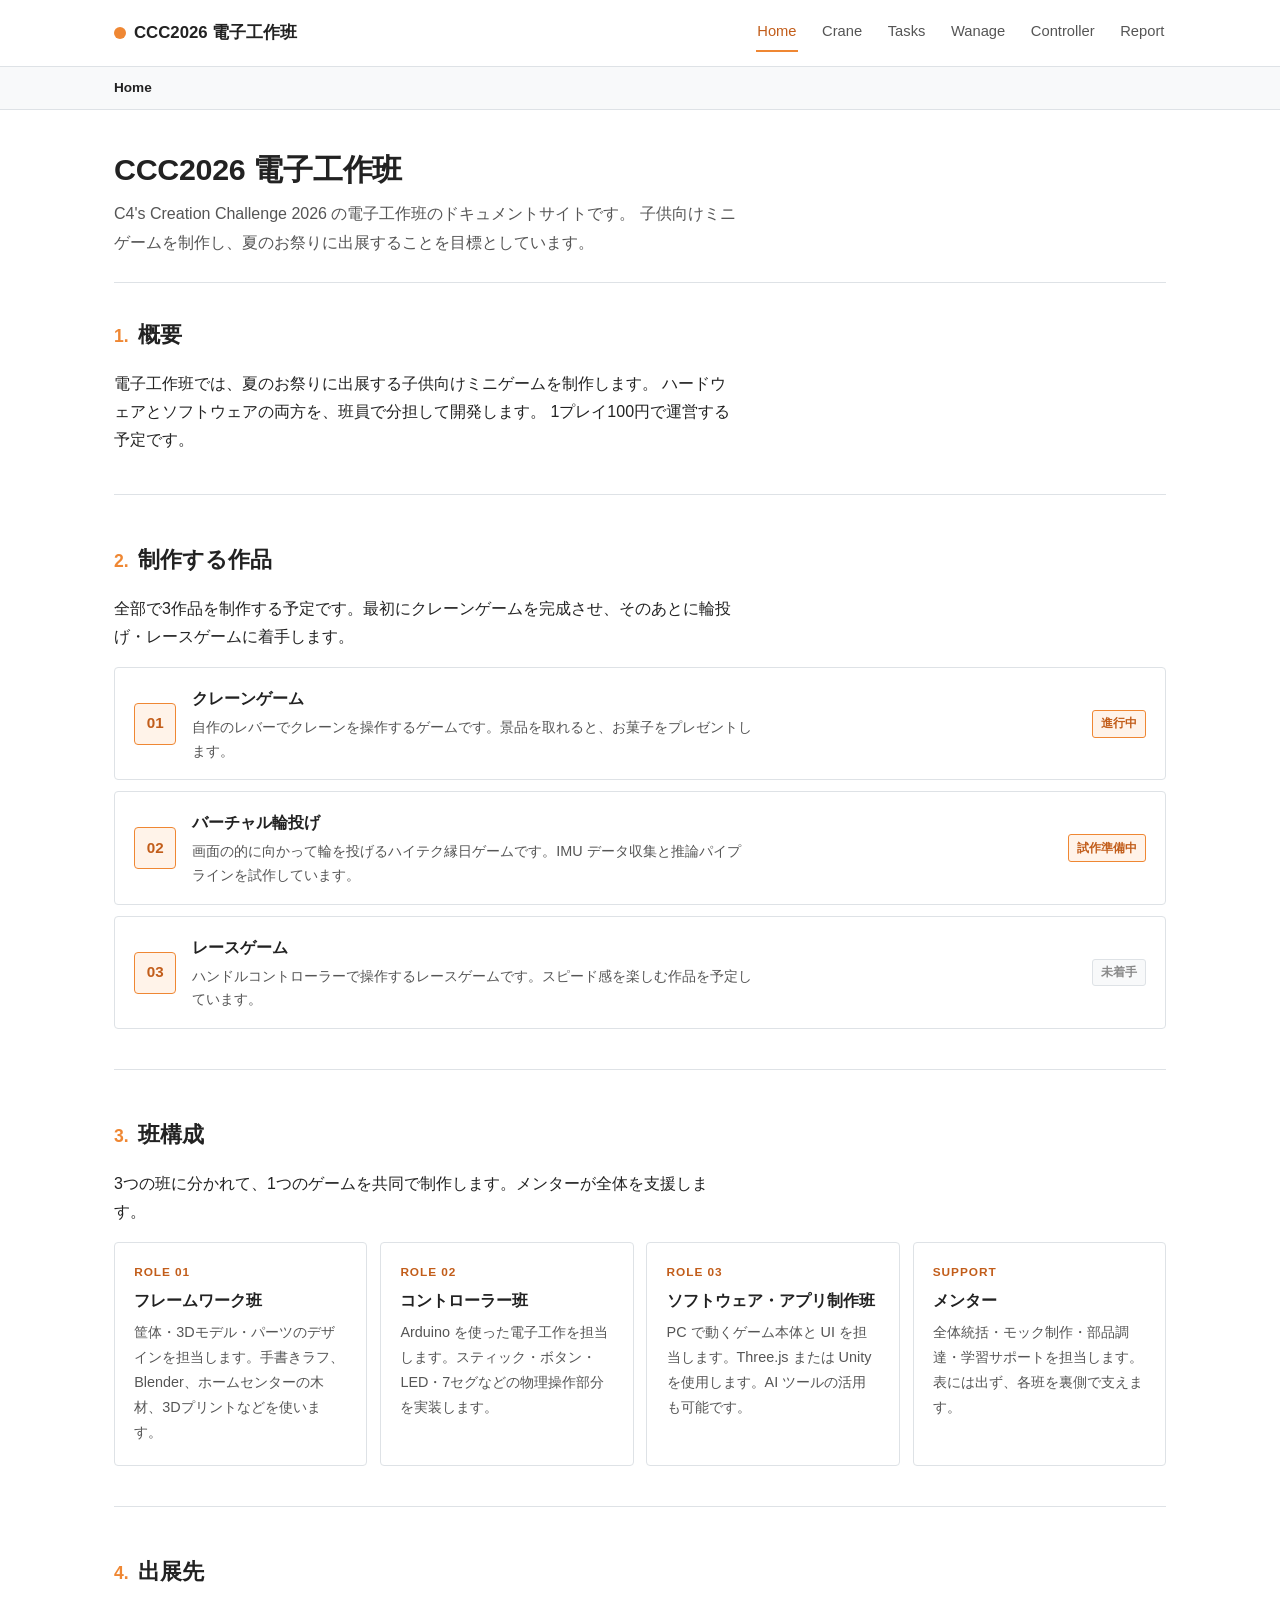
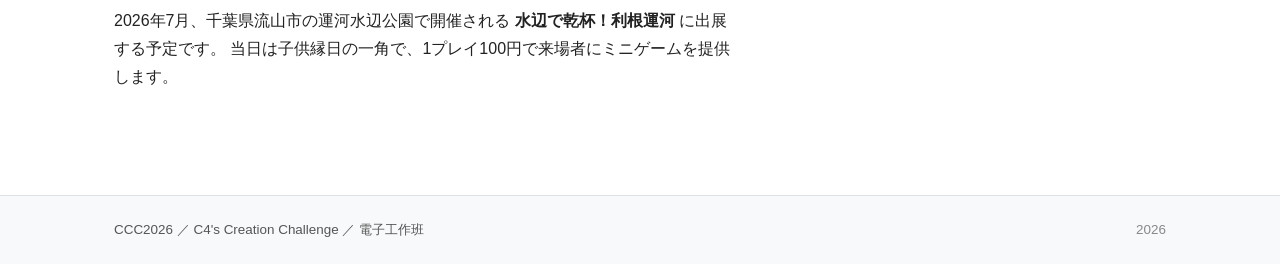
<file: index.html>
<!DOCTYPE html>
<html lang="ja">
<head>
<meta charset="UTF-8">
<meta name="viewport" content="width=device-width, initial-scale=1, viewport-fit=cover">
<title>CCC2026 電子工作班</title>
<link rel="icon" href="assets/favicon.svg" type="image/svg+xml">
<link rel="stylesheet" href="assets/style.css">
<meta name="description" content="C4's Creation Challenge 2026 電子工作班のドキュメントサイト。子供向けミニゲームを制作し、夏のお祭りに出展するプロジェクトです。">
<meta property="og:title" content="CCC2026 電子工作班">
<meta property="og:description" content="夏のお祭りに出展する子供向けミニゲームを制作するプロジェクトです。">
<meta property="og:type" content="website">
<meta name="theme-color" content="#EF8733">
</head>
<body>

<header class="site-header">
  <div class="container">
    <a class="logo" href="index.html"><span class="mark"></span><span>CCC2026 電子工作班</span></a>
    <nav class="nav">
      <a href="index.html" class="active">Home</a>
      <a href="cranegame.html">Crane</a>
      <a href="tasks.html">Tasks</a>
      <a href="ringtoss.html">Wanage</a>
      <a href="controller.html">Controller</a>
      <a href="report.html">Report</a>
    </nav>
  </div>
</header>

<div class="breadcrumb">
  <div class="container">
    <span class="current">Home</span>
  </div>
</div>

<main>
  <div class="container">

    <div class="page-title">
      <h1>CCC2026 電子工作班</h1>
      <p class="lead">
        C4's Creation Challenge 2026 の電子工作班のドキュメントサイトです。
        子供向けミニゲームを制作し、夏のお祭りに出展することを目標としています。
      </p>
    </div>

    <section class="page-section">
      <h2><span class="num">1.</span> 概要</h2>
      <p>
        電子工作班では、夏のお祭りに出展する子供向けミニゲームを制作します。
        ハードウェアとソフトウェアの両方を、班員で分担して開発します。
        1プレイ100円で運営する予定です。
      </p>
    </section>

    <section class="page-section">
      <h2><span class="num">2.</span> 制作する作品</h2>
      <p>全部で3作品を制作する予定です。最初にクレーンゲームを完成させ、そのあとに輪投げ・レースゲームに着手します。</p>

      <div class="activity-list">
        <a href="cranegame.html" class="activity">
          <div class="icon">01</div>
          <div class="body">
            <h3>クレーンゲーム</h3>
            <p>自作のレバーでクレーンを操作するゲームです。景品を取れると、お菓子をプレゼントします。</p>
          </div>
          <div class="meta">
            <span class="status active">進行中</span>
          </div>
        </a>

        <a href="ringtoss.html" class="activity">
          <div class="icon">02</div>
          <div class="body">
            <h3>バーチャル輪投げ</h3>
            <p>画面の的に向かって輪を投げるハイテク縁日ゲームです。IMU データ収集と推論パイプラインを試作しています。</p>
          </div>
          <div class="meta">
            <span class="status active">試作準備中</span>
          </div>
        </a>

        <a href="racing.html" class="activity">
          <div class="icon">03</div>
          <div class="body">
            <h3>レースゲーム</h3>
            <p>ハンドルコントローラーで操作するレースゲームです。スピード感を楽しむ作品を予定しています。</p>
          </div>
          <div class="meta">
            <span class="status">未着手</span>
          </div>
        </a>
      </div>
    </section>

    <section class="page-section">
      <h2><span class="num">3.</span> 班構成</h2>
      <p>3つの班に分かれて、1つのゲームを共同で制作します。メンターが全体を支援します。</p>

      <div class="roles-list">
        <div class="role-item">
          <div class="label">ROLE 01</div>
          <h4>フレームワーク班</h4>
          <p class="body">筐体・3Dモデル・パーツのデザインを担当します。手書きラフ、Blender、ホームセンターの木材、3Dプリントなどを使います。</p>
        </div>
        <div class="role-item">
          <div class="label">ROLE 02</div>
          <h4>コントローラー班</h4>
          <p class="body">Arduino を使った電子工作を担当します。スティック・ボタン・LED・7セグなどの物理操作部分を実装します。</p>
        </div>
        <div class="role-item">
          <div class="label">ROLE 03</div>
          <h4>ソフトウェア・アプリ制作班</h4>
          <p class="body">PC で動くゲーム本体と UI を担当します。Three.js または Unity を使用します。AI ツールの活用も可能です。</p>
        </div>
        <div class="role-item">
          <div class="label">SUPPORT</div>
          <h4>メンター</h4>
          <p class="body">全体統括・モック制作・部品調達・学習サポートを担当します。表には出ず、各班を裏側で支えます。</p>
        </div>
      </div>
    </section>

    <section class="page-section">
      <h2><span class="num">4.</span> 出展先</h2>
      <p>
        2026年7月、千葉県流山市の運河水辺公園で開催される <strong>水辺で乾杯！利根運河</strong> に出展する予定です。
        当日は子供縁日の一角で、1プレイ100円で来場者にミニゲームを提供します。
      </p>
    </section>

  </div>
</main>

<footer class="site-footer">
  <div class="container">
    <div class="credits">CCC2026 ／ C4's Creation Challenge ／ 電子工作班</div>
    <div>2026</div>
  </div>
</footer>

</body>
</html>
</file>
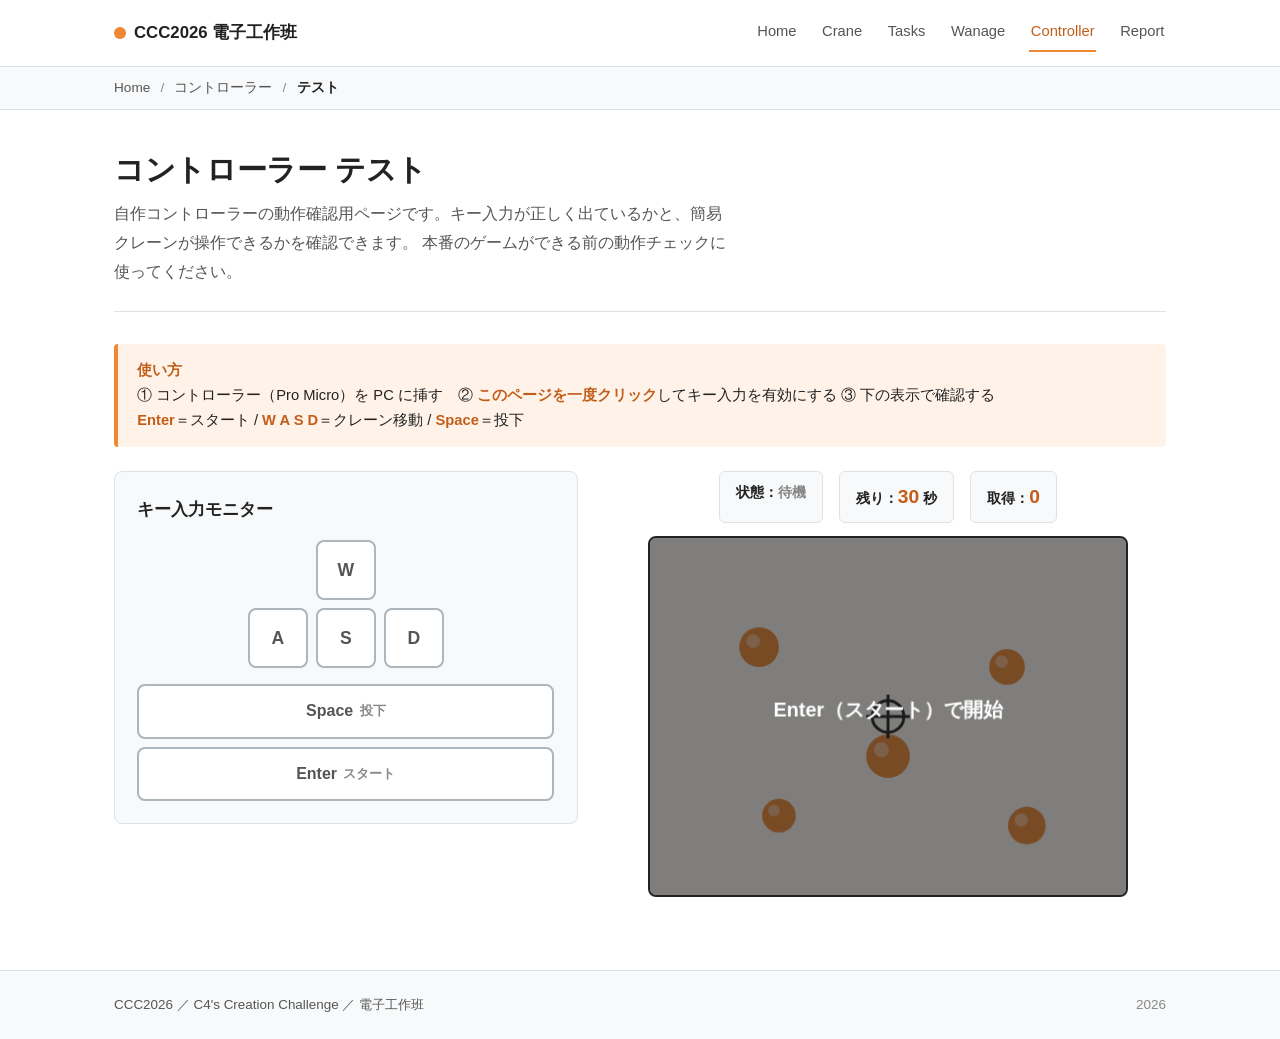
<file: controller-test.html>
<!DOCTYPE html>
<html lang="ja">
<head>
<meta charset="UTF-8">
<meta name="viewport" content="width=device-width, initial-scale=1, viewport-fit=cover">
<title>コントローラー テスト — CCC2026 電子工作班</title>
<link rel="icon" href="assets/favicon.svg" type="image/svg+xml">
<link rel="stylesheet" href="assets/style.css">
<meta name="description" content="自作コントローラーの入力テスト用ページ。キー入力の確認と、簡易クレーン操作ができます。">
<meta name="theme-color" content="#EF8733">
<style>
  /* ===== テストページ専用スタイル ===== */
  .test-grid {
    display: grid;
    grid-template-columns: 1fr 1.2fr;
    gap: 2rem;
    align-items: start;
  }
  @media (max-width: 760px) {
    .test-grid { grid-template-columns: 1fr; }
  }

  /* キー入力モニター */
  .keymon {
    background: var(--bg-section);
    border: 1px solid var(--line);
    border-radius: 8px;
    padding: 1.4rem;
  }
  .keymon h3 { margin: 0 0 1rem; font-size: 1.05rem; }
  .wasd {
    display: grid;
    grid-template-columns: repeat(3, 60px);
    grid-template-rows: repeat(2, 60px);
    gap: 8px;
    justify-content: center;
    margin: 0 auto 1rem;
  }
  .key {
    display: flex;
    align-items: center;
    justify-content: center;
    border: 2px solid var(--line-strong);
    border-radius: 8px;
    background: white;
    font-weight: 800;
    font-size: 1.1rem;
    color: var(--ink-soft);
    transition: all 0.05s;
    user-select: none;
  }
  .key.w { grid-column: 2; grid-row: 1; }
  .key.a { grid-column: 1; grid-row: 2; }
  .key.s { grid-column: 2; grid-row: 2; }
  .key.d { grid-column: 3; grid-row: 2; }
  .key.active {
    background: var(--accent);
    border-color: var(--accent);
    color: white;
    transform: scale(0.94);
    box-shadow: 0 0 0 4px var(--accent-soft);
  }
  .key-wide {
    display: flex;
    align-items: center;
    justify-content: center;
    gap: 0.4rem;
    border: 2px solid var(--line-strong);
    border-radius: 8px;
    background: white;
    font-weight: 800;
    color: var(--ink-soft);
    padding: 0.7rem;
    margin-top: 8px;
    transition: all 0.05s;
    user-select: none;
  }
  .key-wide .sub { font-size: 0.8rem; font-weight: 600; color: var(--sub); }
  .key-wide.active {
    background: var(--accent);
    border-color: var(--accent);
    color: white;
  }
  .key-wide.active .sub { color: rgba(255,255,255,0.85); }

  /* ゲーム側 */
  .game-panel { text-align: center; }
  .status-bar {
    display: flex;
    justify-content: center;
    gap: 1rem;
    flex-wrap: wrap;
    margin-bottom: 0.8rem;
  }
  .status-item {
    background: var(--bg-section);
    border: 1px solid var(--line);
    border-radius: 6px;
    padding: 0.5rem 1rem;
    font-size: 0.9rem;
    font-weight: 700;
  }
  .status-item .val { color: var(--accent-deep); font-size: 1.2rem; }
  #state.playing { color: var(--accent-deep); }
  #state.idle { color: var(--sub); }
  canvas {
    width: 100%;
    max-width: 480px;
    height: auto;
    border: 2px solid var(--ink);
    border-radius: 8px;
    background: #faf8f4;
    touch-action: none;
  }
  .hint-box {
    background: var(--accent-soft);
    border-left: 4px solid var(--accent);
    border-radius: 4px;
    padding: 0.9rem 1.2rem;
    margin: 1.5rem 0;
    font-size: 0.92rem;
    line-height: 1.7;
  }
  .hint-box strong { color: var(--accent-deep); }
</style>
</head>
<body>

<header class="site-header">
  <div class="container">
    <a class="logo" href="index.html"><span class="mark"></span><span>CCC2026 電子工作班</span></a>
    <nav class="nav">
      <a href="index.html">Home</a>
      <a href="cranegame.html">Crane</a>
      <a href="tasks.html">Tasks</a>
      <a href="ringtoss.html">Wanage</a>
      <a href="controller.html" class="active">Controller</a>
      <a href="report.html">Report</a>
    </nav>
  </div>
</header>

<div class="breadcrumb">
  <div class="container">
    <a href="index.html">Home</a>
    <span class="sep">/</span>
    <a href="controller.html">コントローラー</a>
    <span class="sep">/</span>
    <span class="current">テスト</span>
  </div>
</div>

<main>
  <div class="container">

    <div class="page-title">
      <h1>コントローラー テスト</h1>
      <p class="lead">
        自作コントローラーの動作確認用ページです。キー入力が正しく出ているかと、簡易クレーンが操作できるかを確認できます。
        本番のゲームができる前の動作チェックに使ってください。
      </p>
    </div>

    <div class="hint-box">
      <strong>使い方</strong><br>
      ① コントローラー（Pro Micro）を PC に挿す　② <strong>このページを一度クリック</strong>してキー入力を有効にする
      ③ 下の表示で確認する<br>
      <strong>Enter</strong>＝スタート / <strong>W A S D</strong>＝クレーン移動 / <strong>Space</strong>＝投下
    </div>

    <div class="test-grid">

      <!-- キー入力モニター -->
      <div class="keymon">
        <h3>キー入力モニター</h3>
        <div class="wasd">
          <div class="key w" id="k-w">W</div>
          <div class="key a" id="k-a">A</div>
          <div class="key s" id="k-s">S</div>
          <div class="key d" id="k-d">D</div>
        </div>
        <div class="key-wide" id="k-space">Space <span class="sub">投下</span></div>
        <div class="key-wide" id="k-enter">Enter <span class="sub">スタート</span></div>
      </div>

      <!-- 簡易クレーンゲーム -->
      <div class="game-panel">
        <div class="status-bar">
          <div class="status-item">状態：<span id="state" class="idle">待機</span></div>
          <div class="status-item">残り：<span class="val" id="time">30</span> 秒</div>
          <div class="status-item">取得：<span class="val" id="catch">0</span></div>
        </div>
        <canvas id="cv" width="480" height="360"></canvas>
      </div>

    </div>

  </div>
</main>

<footer class="site-footer">
  <div class="container">
    <div class="credits">CCC2026 ／ C4's Creation Challenge ／ 電子工作班</div>
    <div>2026</div>
  </div>
</footer>

<script>
  // ===== 要素 =====
  const cv = document.getElementById('cv');
  const ctx = cv.getContext('2d');
  const W = cv.width, H = cv.height;
  const elState = document.getElementById('state');
  const elTime  = document.getElementById('time');
  const elCatch = document.getElementById('catch');

  // ===== 状態 =====
  const keys = { w:false, a:false, s:false, d:false };
  let isPlaying = false;
  let timer = 30;
  let caught = 0;
  let crane = { x: W/2, y: H/2 };
  let dropFlash = 0;     // 投下演出の残りフレーム
  let lastGet = false;   // 直近の投下でGETしたか

  // 景品（俯瞰）
  const prizes = [
    { x: 110, y: 110, r: 20 },
    { x: 360, y: 130, r: 18 },
    { x: 240, y: 220, r: 22 },
    { x: 130, y: 280, r: 17 },
    { x: 380, y: 290, r: 19 },
  ];

  // ===== キー入力 =====
  function setInd(id, on) {
    document.getElementById('k-' + id).classList.toggle('active', on);
  }
  function onKey(e, down) {
    let k = e.key.toLowerCase();
    if (e.code === 'Space' || k === ' ') {
      e.preventDefault();
      setInd('space', down);
      if (down) drop();              // 投下（プレイ中のみ作用）
      return;
    }
    if (k === 'enter') {
      setInd('enter', down);
      if (down) startGame();
      return;
    }
    if (k === 'w' || k === 'a' || k === 's' || k === 'd') {
      e.preventDefault();
      keys[k] = down;
      setInd(k, down);
    }
  }
  window.addEventListener('keydown', e => onKey(e, true));
  window.addEventListener('keyup',   e => onKey(e, false));

  // ===== ゲーム制御 =====
  function startGame() {
    if (isPlaying) return;           // プレイ中は無視
    isPlaying = true;
    timer = 30;
    crane.x = W/2; crane.y = H/2;
    dropFlash = 0;
    updateStatus();
  }
  function drop() {
    if (!isPlaying) return;          // 待機中は投下しない
    lastGet = false;
    for (const p of prizes) {
      const dx = crane.x - p.x, dy = crane.y - p.y;
      if (Math.sqrt(dx*dx + dy*dy) < p.r + 12) { lastGet = true; break; }
    }
    if (lastGet) { caught++; }
    dropFlash = 45;                  // 約0.75秒
    isPlaying = false;               // ラウンド終了 → 待機（次のEnter待ち）
    updateStatus();
  }
  function updateStatus() {
    elState.textContent = isPlaying ? 'プレイ中' : '待機';
    elState.className = isPlaying ? 'playing' : 'idle';
    elTime.textContent = Math.max(0, timer);
    elCatch.textContent = caught;
  }

  // 1秒ごとのカウントダウン
  setInterval(() => {
    if (isPlaying) {
      timer--;
      updateStatus();
      if (timer <= 0) drop();        // 時間切れ → 強制投下
    }
  }, 1000);

  // ===== 描画ループ =====
  const SPEED = 3.2;
  function tick() {
    // 移動（プレイ中のみ）
    if (isPlaying) {
      if (keys.w) crane.y -= SPEED;
      if (keys.s) crane.y += SPEED;
      if (keys.a) crane.x -= SPEED;
      if (keys.d) crane.x += SPEED;
      crane.x = Math.max(18, Math.min(W - 18, crane.x));
      crane.y = Math.max(18, Math.min(H - 18, crane.y));
    }
    draw();
    requestAnimationFrame(tick);
  }

  function draw() {
    ctx.clearRect(0, 0, W, H);

    // 景品
    for (const p of prizes) {
      ctx.beginPath();
      ctx.arc(p.x, p.y, p.r, 0, Math.PI * 2);
      ctx.fillStyle = '#EF8733';
      ctx.fill();
      ctx.beginPath();
      ctx.arc(p.x - p.r*0.3, p.y - p.r*0.3, p.r*0.35, 0, Math.PI * 2);
      ctx.fillStyle = 'rgba(255,255,255,0.4)';
      ctx.fill();
    }

    // クレーン（俯瞰の十字＋リング）
    ctx.strokeStyle = '#1a1a1a';
    ctx.lineWidth = 3;
    ctx.beginPath();
    ctx.arc(crane.x, crane.y, 16, 0, Math.PI * 2);
    ctx.stroke();
    ctx.beginPath();
    ctx.moveTo(crane.x - 22, crane.y); ctx.lineTo(crane.x + 22, crane.y);
    ctx.moveTo(crane.x, crane.y - 22); ctx.lineTo(crane.x, crane.y + 22);
    ctx.stroke();

    // 投下演出
    if (dropFlash > 0) {
      const t = (45 - dropFlash) / 45;
      ctx.strokeStyle = lastGet ? '#2c9c4a' : '#c0392b';
      ctx.lineWidth = 4;
      ctx.beginPath();
      ctx.arc(crane.x, crane.y, 16 + t * 30, 0, Math.PI * 2);
      ctx.globalAlpha = 1 - t;
      ctx.stroke();
      ctx.globalAlpha = 1;
      ctx.fillStyle = lastGet ? '#2c9c4a' : '#c0392b';
      ctx.font = 'bold 22px sans-serif';
      ctx.textAlign = 'center';
      ctx.fillText(lastGet ? 'GET!' : '投下', crane.x, crane.y - 30);
      dropFlash--;
    }

    // 待機中のオーバーレイ
    if (!isPlaying && dropFlash <= 0) {
      ctx.fillStyle = 'rgba(26,26,26,0.55)';
      ctx.fillRect(0, 0, W, H);
      ctx.fillStyle = '#fff';
      ctx.font = 'bold 20px sans-serif';
      ctx.textAlign = 'center';
      ctx.fillText('Enter（スタート）で開始', W/2, H/2);
    }
  }

  updateStatus();
  tick();
</script>

</body>
</html>
</file>
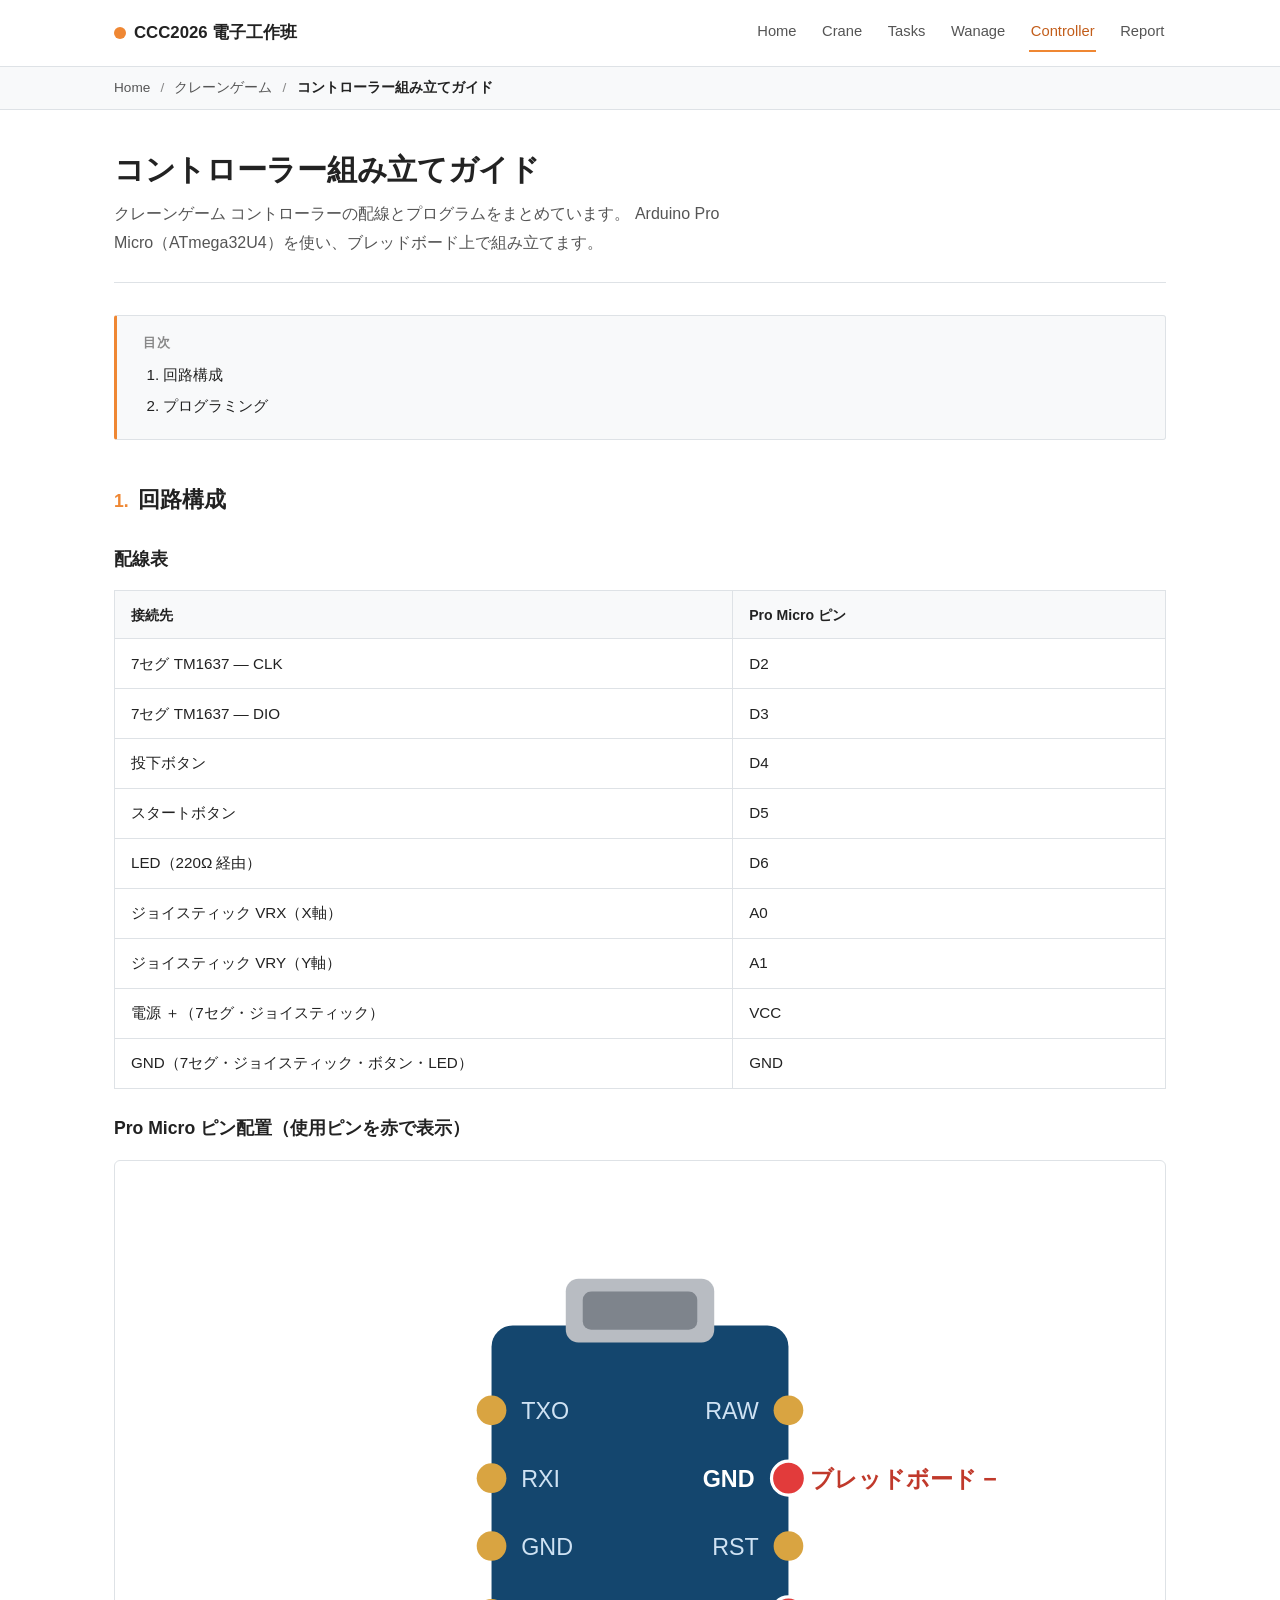
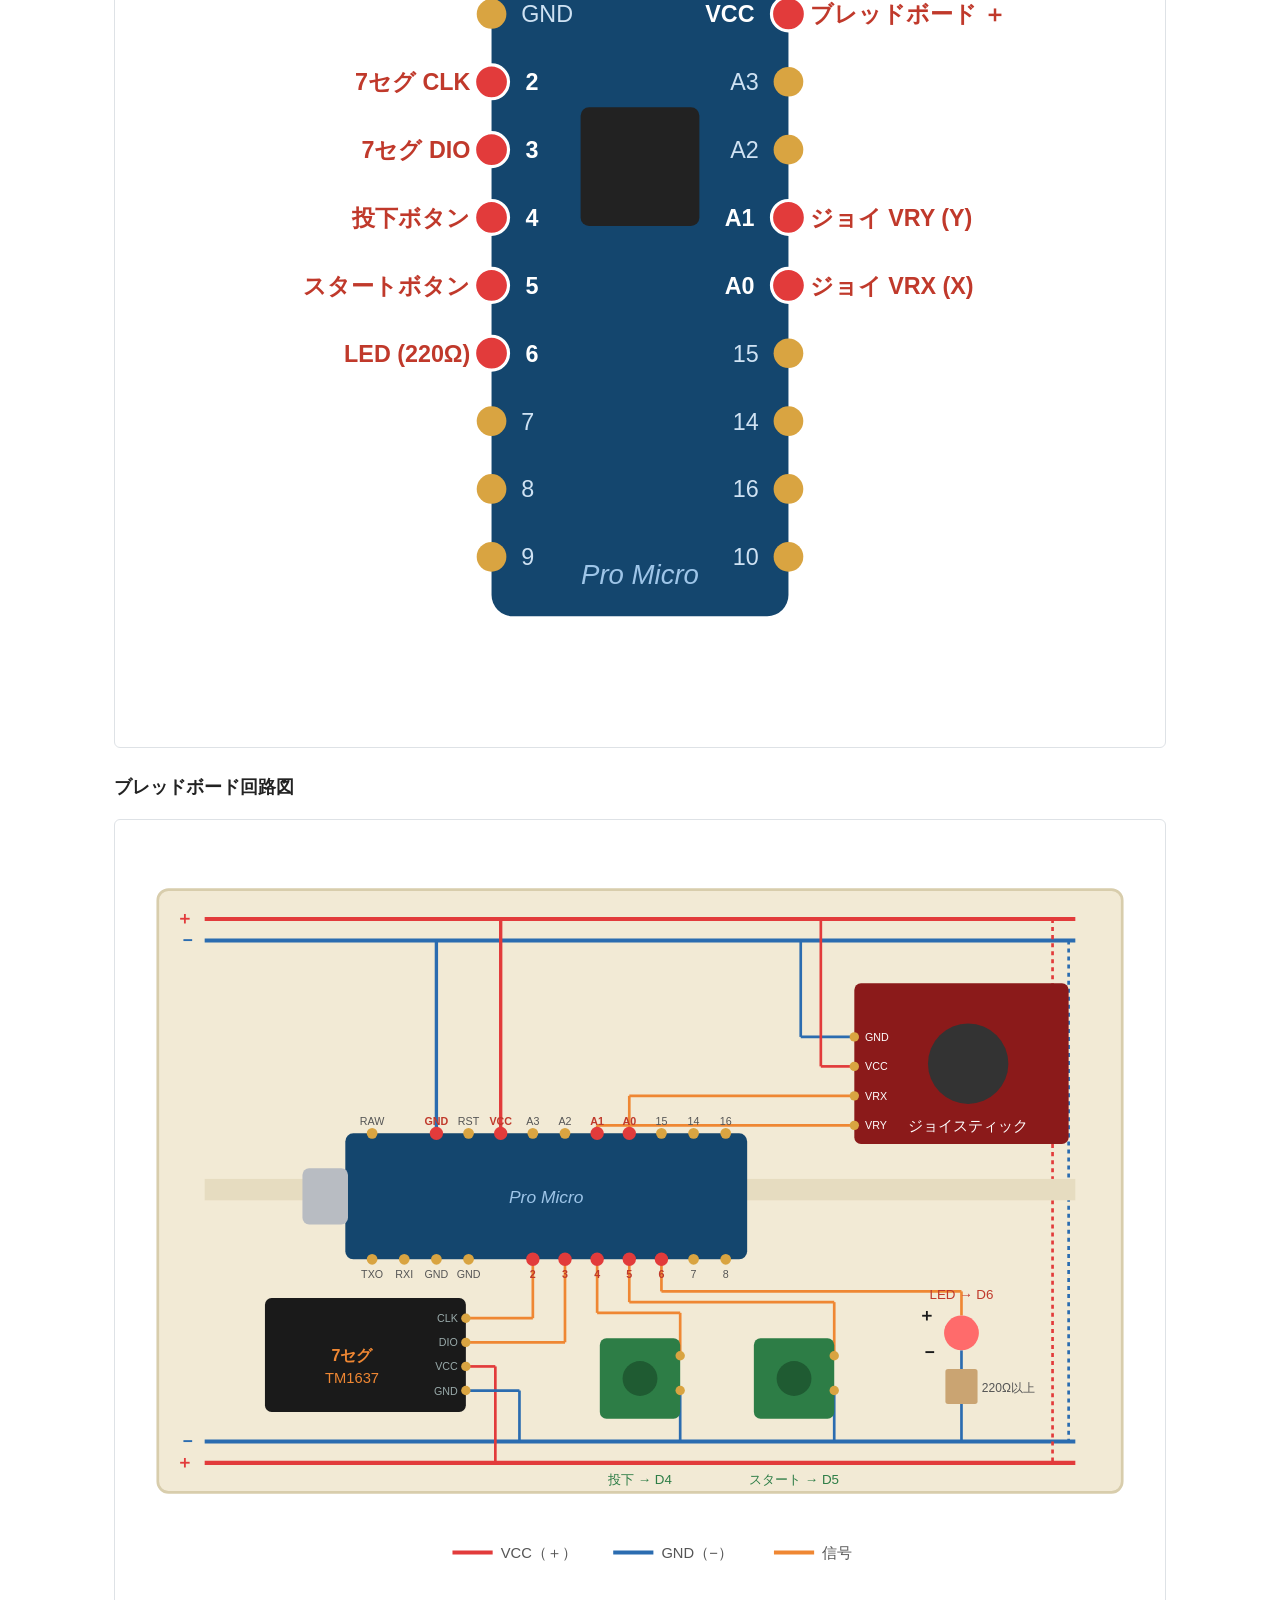
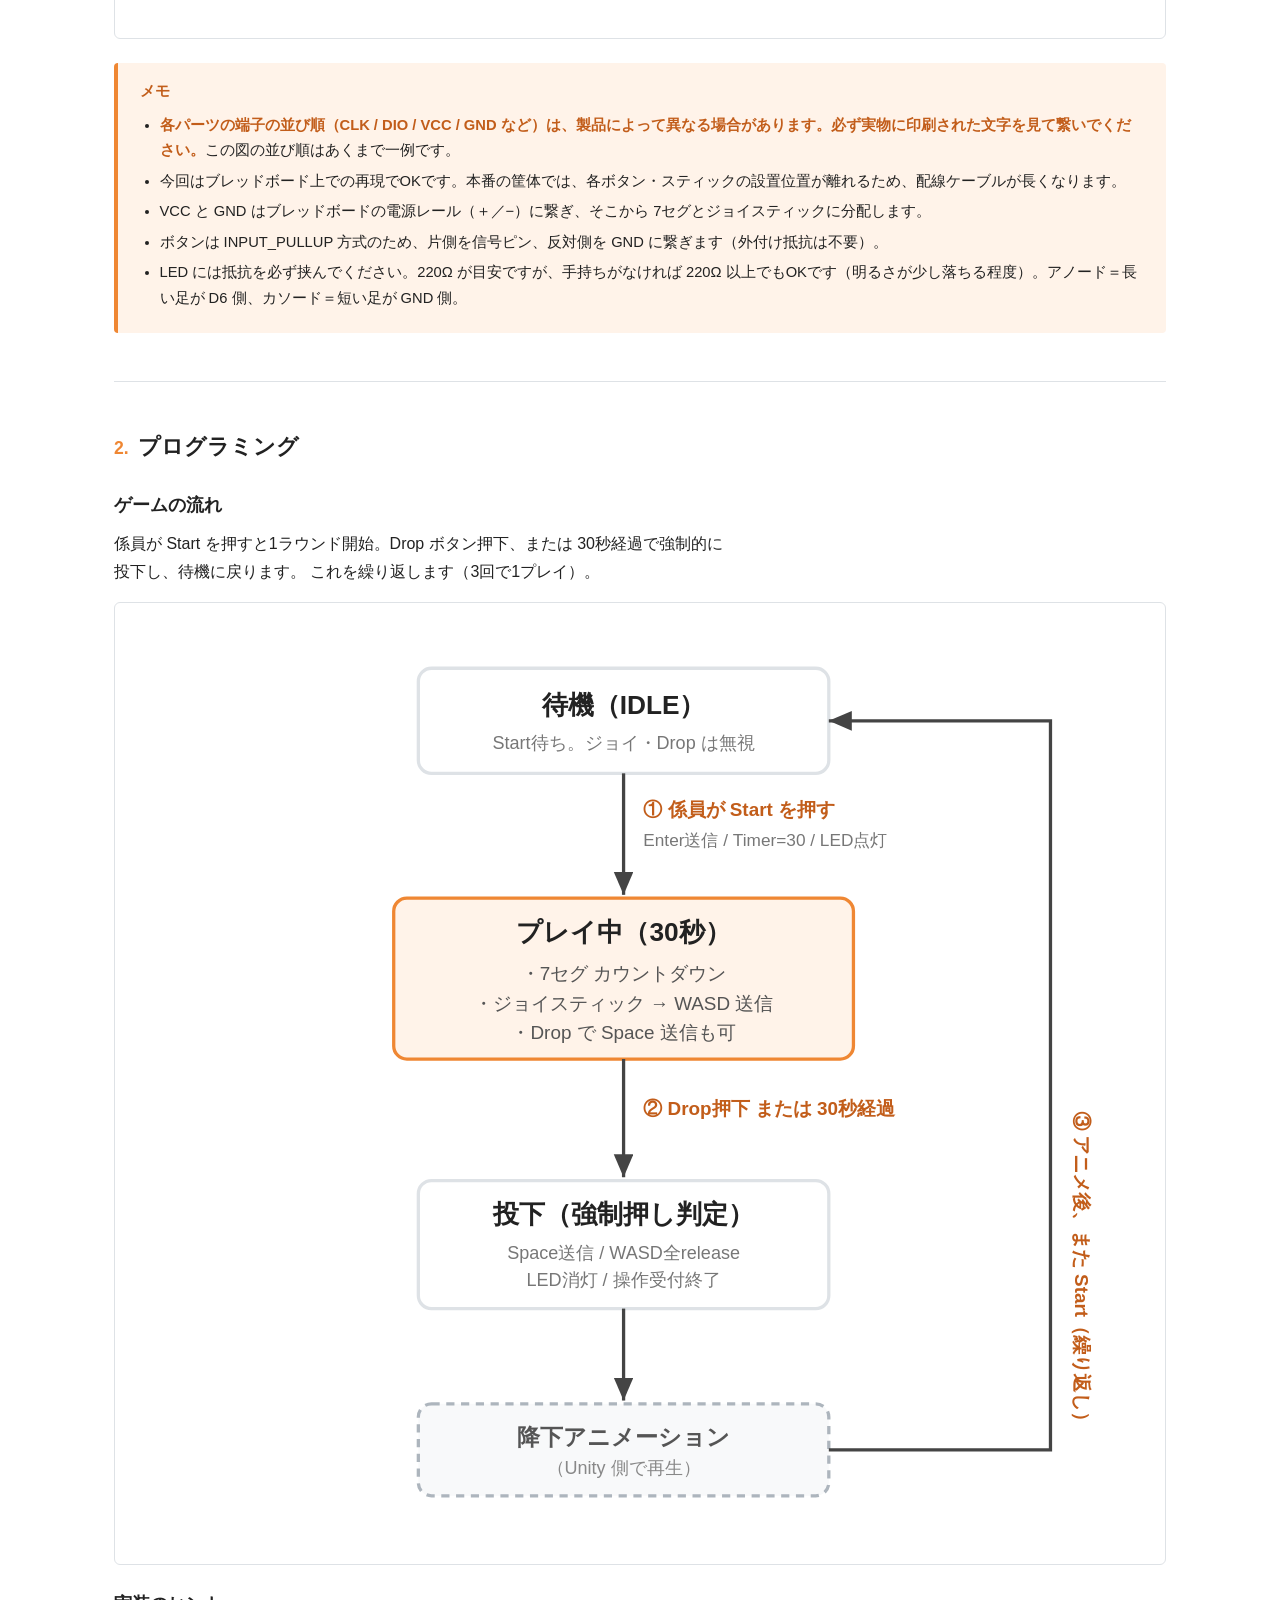
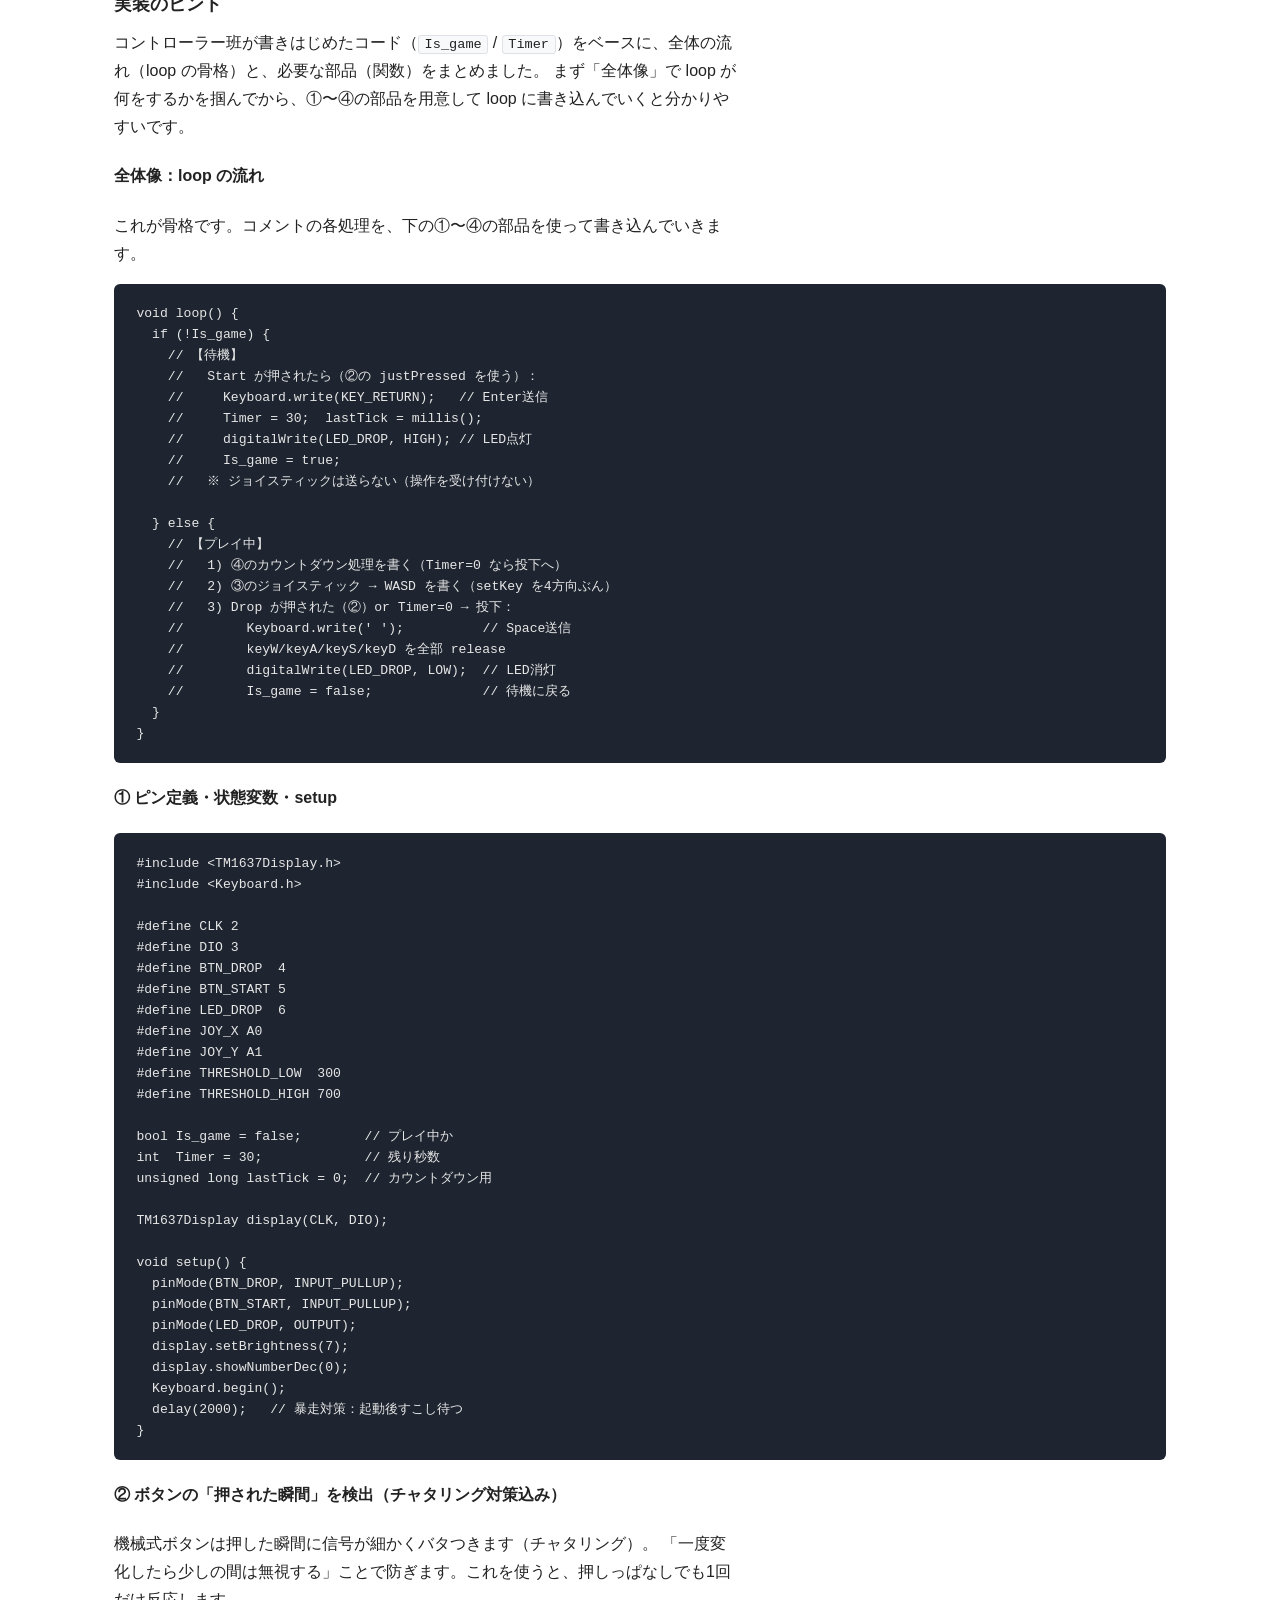
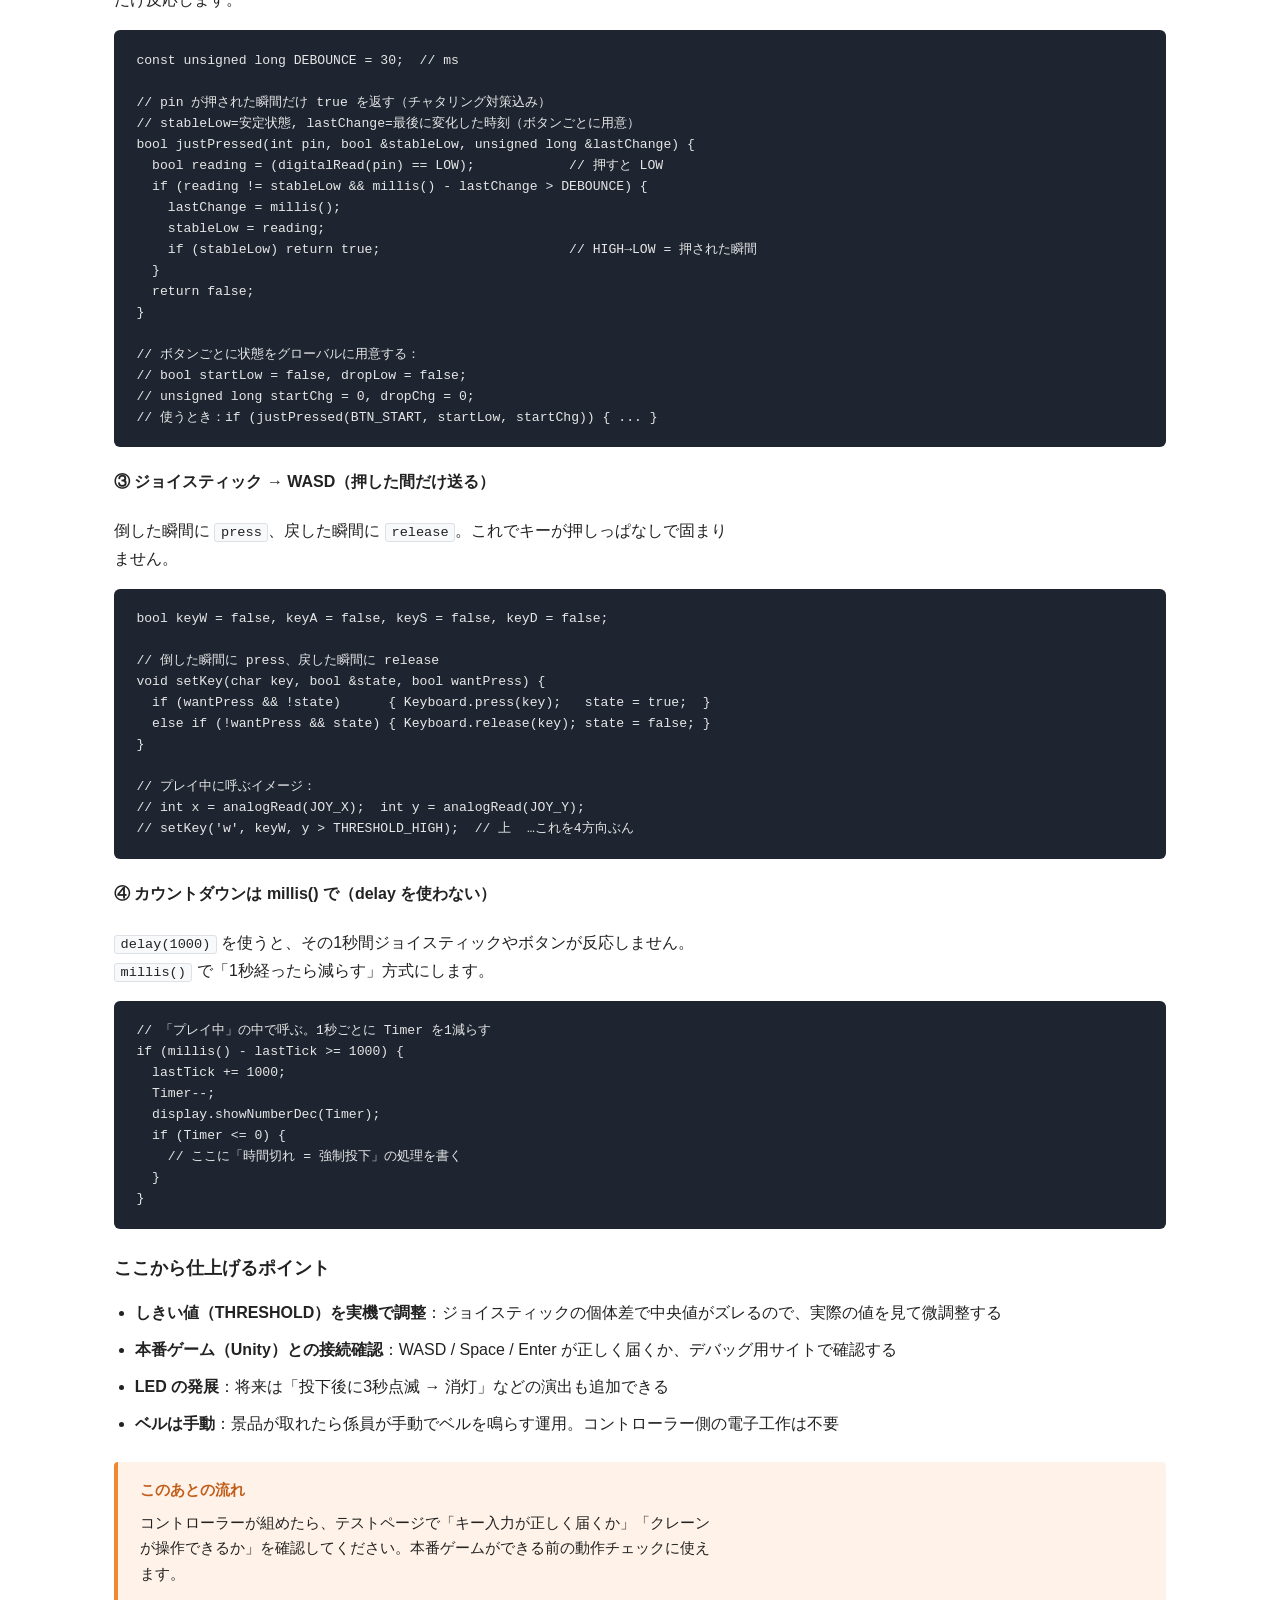
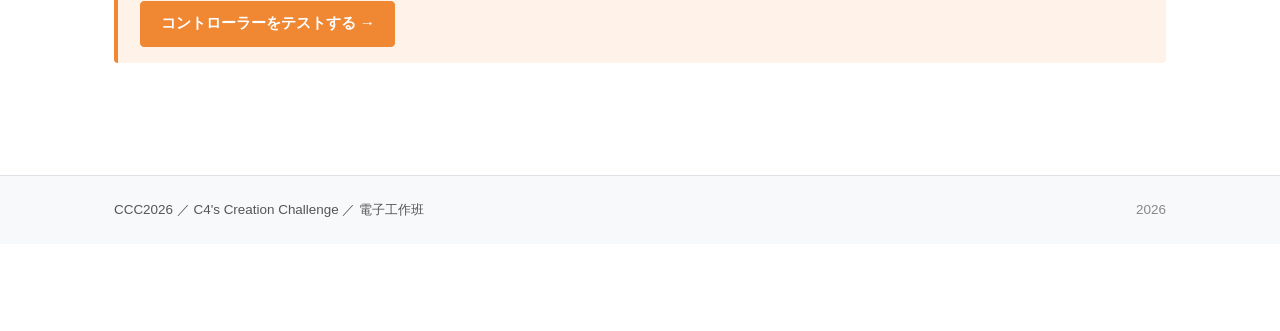
<file: controller.html>
<!DOCTYPE html>
<html lang="ja">
<head>
<meta charset="UTF-8">
<meta name="viewport" content="width=device-width, initial-scale=1, viewport-fit=cover">
<title>コントローラー組み立てガイド — CCC2026 電子工作班</title>
<link rel="icon" href="assets/favicon.svg" type="image/svg+xml">
<link rel="stylesheet" href="assets/style.css">
<meta name="description" content="クレーンゲーム コントローラーの配線図とプログラミングガイド。">
<meta name="theme-color" content="#EF8733">
</head>
<body>

<header class="site-header">
  <div class="container">
    <a class="logo" href="index.html"><span class="mark"></span><span>CCC2026 電子工作班</span></a>
    <nav class="nav">
      <a href="index.html">Home</a>
      <a href="cranegame.html">Crane</a>
      <a href="tasks.html">Tasks</a>
      <a href="ringtoss.html">Wanage</a>
      <a href="controller.html" class="active">Controller</a>
      <a href="report.html">Report</a>
    </nav>
  </div>
</header>

<div class="breadcrumb">
  <div class="container">
    <a href="index.html">Home</a>
    <span class="sep">/</span>
    <a href="cranegame.html">クレーンゲーム</a>
    <span class="sep">/</span>
    <span class="current">コントローラー組み立てガイド</span>
  </div>
</div>

<main>
  <div class="container">

    <div class="page-title">
      <h1>コントローラー組み立てガイド</h1>
      <p class="lead">
        クレーンゲーム コントローラーの配線とプログラムをまとめています。
        Arduino Pro Micro（ATmega32U4）を使い、ブレッドボード上で組み立てます。
      </p>
    </div>

    <div class="toc">
      <div class="toc-title">目次</div>
      <ol>
        <li><a href="#circuit">回路構成</a></li>
        <li><a href="#program">プログラミング</a></li>
      </ol>
    </div>

    <!-- ============ 回路構成 ============ -->
    <section class="page-section" id="circuit">
      <h2><span class="num">1.</span> 回路構成</h2>

      <h3>配線表</h3>
      <table class="data">
        <thead>
          <tr><th style="width:40%">接続先</th><th>Pro Micro ピン</th></tr>
        </thead>
        <tbody>
          <tr><td>7セグ TM1637 — CLK</td><td>D2</td></tr>
          <tr><td>7セグ TM1637 — DIO</td><td>D3</td></tr>
          <tr><td>投下ボタン</td><td>D4</td></tr>
          <tr><td>スタートボタン</td><td>D5</td></tr>
          <tr><td>LED（220Ω 経由）</td><td>D6</td></tr>
          <tr><td>ジョイスティック VRX（X軸）</td><td>A0</td></tr>
          <tr><td>ジョイスティック VRY（Y軸）</td><td>A1</td></tr>
          <tr><td>電源 ＋（7セグ・ジョイスティック）</td><td>VCC</td></tr>
          <tr><td>GND（7セグ・ジョイスティック・ボタン・LED）</td><td>GND</td></tr>
        </tbody>
      </table>

      <h3>Pro Micro ピン配置（使用ピンを赤で表示）</h3>
      <div class="svg-box">
        <svg viewBox="0 0 480 540" xmlns="http://www.w3.org/2000/svg" role="img" aria-label="Pro Micro ピン配置図">
          <!-- 基板 -->
          <rect x="170" y="70" width="140" height="420" rx="10" fill="#14466e"/>
          <text x="240" y="475" font-size="13" fill="#9ec5e8" text-anchor="middle" font-family="sans-serif" font-style="italic">Pro Micro</text>
          <!-- USB-C -->
          <rect x="205" y="48" width="70" height="30" rx="6" fill="#b8bcc2"/>
          <rect x="213" y="54" width="54" height="18" rx="4" fill="#7e848c"/>
          <!-- チップ -->
          <rect x="212" y="250" width="56" height="56" rx="4" fill="#222"/>

          <!-- ===== 左列ピン ===== -->
          <!-- 各ピン: 円 + ピン名(基板内) -->
          <!-- TXO -->
          <circle cx="170" cy="110" r="7" fill="#d9a441"/>
          <text x="184" y="114" font-size="11" fill="#cfe2f3" font-family="sans-serif">TXO</text>
          <!-- RXI -->
          <circle cx="170" cy="142" r="7" fill="#d9a441"/>
          <text x="184" y="146" font-size="11" fill="#cfe2f3" font-family="sans-serif">RXI</text>
          <!-- GND -->
          <circle cx="170" cy="174" r="7" fill="#d9a441"/>
          <text x="184" y="178" font-size="11" fill="#cfe2f3" font-family="sans-serif">GND</text>
          <!-- GND -->
          <circle cx="170" cy="206" r="7" fill="#d9a441"/>
          <text x="184" y="210" font-size="11" fill="#cfe2f3" font-family="sans-serif">GND</text>
          <!-- 2 (USED) -->
          <circle cx="170" cy="238" r="8" fill="#e23b3b" stroke="#fff" stroke-width="1.5"/>
          <text x="186" y="242" font-size="11" fill="#fff" font-family="sans-serif" font-weight="bold">2</text>
          <text x="160" y="242" font-size="11" fill="#c0392b" text-anchor="end" font-family="sans-serif" font-weight="bold">7セグ CLK</text>
          <!-- 3 (USED) -->
          <circle cx="170" cy="270" r="8" fill="#e23b3b" stroke="#fff" stroke-width="1.5"/>
          <text x="186" y="274" font-size="11" fill="#fff" font-family="sans-serif" font-weight="bold">3</text>
          <text x="160" y="274" font-size="11" fill="#c0392b" text-anchor="end" font-family="sans-serif" font-weight="bold">7セグ DIO</text>
          <!-- 4 (USED) -->
          <circle cx="170" cy="302" r="8" fill="#e23b3b" stroke="#fff" stroke-width="1.5"/>
          <text x="186" y="306" font-size="11" fill="#fff" font-family="sans-serif" font-weight="bold">4</text>
          <text x="160" y="306" font-size="11" fill="#c0392b" text-anchor="end" font-family="sans-serif" font-weight="bold">投下ボタン</text>
          <!-- 5 (USED) -->
          <circle cx="170" cy="334" r="8" fill="#e23b3b" stroke="#fff" stroke-width="1.5"/>
          <text x="186" y="338" font-size="11" fill="#fff" font-family="sans-serif" font-weight="bold">5</text>
          <text x="160" y="338" font-size="11" fill="#c0392b" text-anchor="end" font-family="sans-serif" font-weight="bold">スタートボタン</text>
          <!-- 6 (USED) -->
          <circle cx="170" cy="366" r="8" fill="#e23b3b" stroke="#fff" stroke-width="1.5"/>
          <text x="186" y="370" font-size="11" fill="#fff" font-family="sans-serif" font-weight="bold">6</text>
          <text x="160" y="370" font-size="11" fill="#c0392b" text-anchor="end" font-family="sans-serif" font-weight="bold">LED (220Ω)</text>
          <!-- 7 -->
          <circle cx="170" cy="398" r="7" fill="#d9a441"/>
          <text x="184" y="402" font-size="11" fill="#cfe2f3" font-family="sans-serif">7</text>
          <!-- 8 -->
          <circle cx="170" cy="430" r="7" fill="#d9a441"/>
          <text x="184" y="434" font-size="11" fill="#cfe2f3" font-family="sans-serif">8</text>
          <!-- 9 -->
          <circle cx="170" cy="462" r="7" fill="#d9a441"/>
          <text x="184" y="466" font-size="11" fill="#cfe2f3" font-family="sans-serif">9</text>

          <!-- ===== 右列ピン ===== -->
          <!-- RAW -->
          <circle cx="310" cy="110" r="7" fill="#d9a441"/>
          <text x="296" y="114" font-size="11" fill="#cfe2f3" text-anchor="end" font-family="sans-serif">RAW</text>
          <!-- GND (USED) -->
          <circle cx="310" cy="142" r="8" fill="#e23b3b" stroke="#fff" stroke-width="1.5"/>
          <text x="294" y="146" font-size="11" fill="#fff" text-anchor="end" font-family="sans-serif" font-weight="bold">GND</text>
          <text x="320" y="146" font-size="11" fill="#c0392b" font-family="sans-serif" font-weight="bold">ブレッドボード −</text>
          <!-- RST -->
          <circle cx="310" cy="174" r="7" fill="#d9a441"/>
          <text x="296" y="178" font-size="11" fill="#cfe2f3" text-anchor="end" font-family="sans-serif">RST</text>
          <!-- VCC (USED) -->
          <circle cx="310" cy="206" r="8" fill="#e23b3b" stroke="#fff" stroke-width="1.5"/>
          <text x="294" y="210" font-size="11" fill="#fff" text-anchor="end" font-family="sans-serif" font-weight="bold">VCC</text>
          <text x="320" y="210" font-size="11" fill="#c0392b" font-family="sans-serif" font-weight="bold">ブレッドボード ＋</text>
          <!-- A3 -->
          <circle cx="310" cy="238" r="7" fill="#d9a441"/>
          <text x="296" y="242" font-size="11" fill="#cfe2f3" text-anchor="end" font-family="sans-serif">A3</text>
          <!-- A2 -->
          <circle cx="310" cy="270" r="7" fill="#d9a441"/>
          <text x="296" y="274" font-size="11" fill="#cfe2f3" text-anchor="end" font-family="sans-serif">A2</text>
          <!-- A1 (USED) -->
          <circle cx="310" cy="302" r="8" fill="#e23b3b" stroke="#fff" stroke-width="1.5"/>
          <text x="294" y="306" font-size="11" fill="#fff" text-anchor="end" font-family="sans-serif" font-weight="bold">A1</text>
          <text x="320" y="306" font-size="11" fill="#c0392b" font-family="sans-serif" font-weight="bold">ジョイ VRY (Y)</text>
          <!-- A0 (USED) -->
          <circle cx="310" cy="334" r="8" fill="#e23b3b" stroke="#fff" stroke-width="1.5"/>
          <text x="294" y="338" font-size="11" fill="#fff" text-anchor="end" font-family="sans-serif" font-weight="bold">A0</text>
          <text x="320" y="338" font-size="11" fill="#c0392b" font-family="sans-serif" font-weight="bold">ジョイ VRX (X)</text>
          <!-- 15 -->
          <circle cx="310" cy="366" r="7" fill="#d9a441"/>
          <text x="296" y="370" font-size="11" fill="#cfe2f3" text-anchor="end" font-family="sans-serif">15</text>
          <!-- 14 -->
          <circle cx="310" cy="398" r="7" fill="#d9a441"/>
          <text x="296" y="402" font-size="11" fill="#cfe2f3" text-anchor="end" font-family="sans-serif">14</text>
          <!-- 16 -->
          <circle cx="310" cy="430" r="7" fill="#d9a441"/>
          <text x="296" y="434" font-size="11" fill="#cfe2f3" text-anchor="end" font-family="sans-serif">16</text>
          <!-- 10 -->
          <circle cx="310" cy="462" r="7" fill="#d9a441"/>
          <text x="296" y="466" font-size="11" fill="#cfe2f3" text-anchor="end" font-family="sans-serif">10</text>
        </svg>
      </div>

      <h3>ブレッドボード回路図</h3>
      <div class="svg-box">
        <svg viewBox="0 0 760 580" xmlns="http://www.w3.org/2000/svg" role="img" aria-label="ブレッドボード回路図">
          <!-- ブレッドボード本体 -->
          <rect x="20" y="40" width="720" height="450" rx="8" fill="#f2ead5" stroke="#d8cdac" stroke-width="2"/>

          <!-- 上 電源レール -->
          <line x1="55" y1="62" x2="705" y2="62" stroke="#e23b3b" stroke-width="3"/>
          <text x="46" y="66" font-size="13" fill="#e23b3b" text-anchor="end" font-weight="bold" font-family="sans-serif">＋</text>
          <line x1="55" y1="78" x2="705" y2="78" stroke="#2b6cb0" stroke-width="3"/>
          <text x="46" y="82" font-size="13" fill="#2b6cb0" text-anchor="end" font-weight="bold" font-family="sans-serif">−</text>

          <!-- 下 電源レール -->
          <line x1="55" y1="452" x2="705" y2="452" stroke="#2b6cb0" stroke-width="3"/>
          <text x="46" y="456" font-size="13" fill="#2b6cb0" text-anchor="end" font-weight="bold" font-family="sans-serif">−</text>
          <line x1="55" y1="468" x2="705" y2="468" stroke="#e23b3b" stroke-width="3"/>
          <text x="46" y="472" font-size="13" fill="#e23b3b" text-anchor="end" font-weight="bold" font-family="sans-serif">＋</text>

          <!-- レール橋渡し（上下の電源をつなぐ） -->
          <line x1="688" y1="62" x2="688" y2="468" stroke="#e23b3b" stroke-width="2" stroke-dasharray="3 3"/>
          <line x1="700" y1="78" x2="700" y2="452" stroke="#2b6cb0" stroke-width="2" stroke-dasharray="3 3"/>

          <!-- 中央チャンネル（溝） -->
          <rect x="55" y="256" width="650" height="16" fill="#e6dcc0"/>

          <!-- ===== 配線（背面） ===== -->
          <!-- Pro Micro VCC(上ピン x=276) → 上＋レール -->
          <line x1="276" y1="222" x2="276" y2="62" stroke="#e23b3b" stroke-width="2.5"/>
          <!-- Pro Micro GND(上ピン x=228) → 上−レール -->
          <line x1="228" y1="222" x2="228" y2="78" stroke="#2b6cb0" stroke-width="2.5"/>

          <!-- ジョイスティック（左端子）→ Pro Micro / レール -->
          <!-- GND (538,150) → 上−レール -->
          <line x1="538" y1="150" x2="500" y2="150" stroke="#2b6cb0" stroke-width="2"/>
          <line x1="500" y1="150" x2="500" y2="78" stroke="#2b6cb0" stroke-width="2"/>
          <!-- VCC (538,172) → 上＋レール -->
          <line x1="538" y1="172" x2="515" y2="172" stroke="#e23b3b" stroke-width="2"/>
          <line x1="515" y1="172" x2="515" y2="62" stroke="#e23b3b" stroke-width="2"/>
          <!-- VRX (538,194) → A0 (372,222)：横→縦のシンプルL字 -->
          <line x1="538" y1="194" x2="372" y2="194" stroke="#EF8733" stroke-width="2"/>
          <line x1="372" y1="194" x2="372" y2="222" stroke="#EF8733" stroke-width="2"/>
          <!-- VRY (538,216) → A1 (348,222)：横→縦のシンプルL字 -->
          <line x1="538" y1="216" x2="348" y2="216" stroke="#EF8733" stroke-width="2"/>
          <line x1="348" y1="216" x2="348" y2="222" stroke="#EF8733" stroke-width="2"/>

          <!-- 7セグ（右端子）→ Pro Micro / 下レール -->
          <!-- CLK (250,360) → D2 (300,316) -->
          <line x1="250" y1="360" x2="300" y2="360" stroke="#EF8733" stroke-width="2"/>
          <line x1="300" y1="360" x2="300" y2="316" stroke="#EF8733" stroke-width="2"/>
          <!-- DIO (250,378) → D3 (324,316) -->
          <line x1="250" y1="378" x2="324" y2="378" stroke="#EF8733" stroke-width="2"/>
          <line x1="324" y1="378" x2="324" y2="316" stroke="#EF8733" stroke-width="2"/>
          <!-- VCC (250,396) → 下＋レール（右に出してから下へ） -->
          <line x1="250" y1="396" x2="272" y2="396" stroke="#e23b3b" stroke-width="2"/>
          <line x1="272" y1="396" x2="272" y2="468" stroke="#e23b3b" stroke-width="2"/>
          <!-- GND (250,414) → 下−レール（右に出してから下へ） -->
          <line x1="250" y1="414" x2="290" y2="414" stroke="#2b6cb0" stroke-width="2"/>
          <line x1="290" y1="414" x2="290" y2="452" stroke="#2b6cb0" stroke-width="2"/>

          <!-- 投下ボタン（右2端子）：信号→D4(348,316)、GND→下−レール -->
          <line x1="410" y1="388" x2="410" y2="356" stroke="#EF8733" stroke-width="2"/>
          <line x1="410" y1="356" x2="348" y2="356" stroke="#EF8733" stroke-width="2"/>
          <line x1="348" y1="356" x2="348" y2="316" stroke="#EF8733" stroke-width="2"/>
          <line x1="410" y1="414" x2="410" y2="452" stroke="#2b6cb0" stroke-width="2"/>

          <!-- スタートボタン（右2端子）：信号→D5(372,316)、GND→下−レール -->
          <line x1="525" y1="388" x2="525" y2="348" stroke="#EF8733" stroke-width="2"/>
          <line x1="525" y1="348" x2="372" y2="348" stroke="#EF8733" stroke-width="2"/>
          <line x1="372" y1="348" x2="372" y2="316" stroke="#EF8733" stroke-width="2"/>
          <line x1="525" y1="414" x2="525" y2="452" stroke="#2b6cb0" stroke-width="2"/>

          <!-- LED + 抵抗：アノード→D6(396,316)、カソード→抵抗→下−レール -->
          <line x1="620" y1="358" x2="620" y2="340" stroke="#EF8733" stroke-width="2"/>
          <line x1="620" y1="340" x2="396" y2="340" stroke="#EF8733" stroke-width="2"/>
          <line x1="396" y1="340" x2="396" y2="316" stroke="#EF8733" stroke-width="2"/>
          <line x1="620" y1="384" x2="620" y2="398" stroke="#2b6cb0" stroke-width="2"/>
          <line x1="620" y1="424" x2="620" y2="452" stroke="#2b6cb0" stroke-width="2"/>

          <!-- ===== パーツ ===== -->
          <!-- ジョイスティック（上・左に4端子） -->
          <rect x="540" y="110" width="160" height="120" rx="5" fill="#8b1a1a"/>
          <circle cx="625" cy="170" r="30" fill="#333"/>
          <text x="625" y="220" font-size="11" fill="#fff" text-anchor="middle" font-family="sans-serif">ジョイスティック</text>
          <g font-size="8" font-family="sans-serif" fill="#fff">
            <circle cx="540" cy="150" r="3.5" fill="#d9a441"/><text x="548" y="153">GND</text>
            <circle cx="540" cy="172" r="3.5" fill="#d9a441"/><text x="548" y="175">VCC</text>
            <circle cx="540" cy="194" r="3.5" fill="#d9a441"/><text x="548" y="197">VRX</text>
            <circle cx="540" cy="216" r="3.5" fill="#d9a441"/><text x="548" y="219">VRY</text>
          </g>

          <!-- 7セグ（下左・右に4端子） -->
          <rect x="100" y="345" width="150" height="85" rx="5" fill="#1a1a1a"/>
          <text x="165" y="392" font-size="12" fill="#EF8733" text-anchor="middle" font-weight="bold" font-family="sans-serif">7セグ</text>
          <text x="165" y="408" font-size="11" fill="#EF8733" text-anchor="middle" font-family="sans-serif">TM1637</text>
          <g font-size="8" font-family="sans-serif" fill="#9aa" text-anchor="end">
            <circle cx="250" cy="360" r="3.5" fill="#d9a441"/><text x="244" y="363">CLK</text>
            <circle cx="250" cy="378" r="3.5" fill="#d9a441"/><text x="244" y="381">DIO</text>
            <circle cx="250" cy="396" r="3.5" fill="#d9a441"/><text x="244" y="399">VCC</text>
            <circle cx="250" cy="414" r="3.5" fill="#d9a441"/><text x="244" y="417">GND</text>
          </g>

          <!-- 投下ボタン（右2端子） -->
          <rect x="350" y="375" width="60" height="60" rx="5" fill="#2d7d46"/>
          <circle cx="380" cy="405" r="13" fill="#1f5b32"/>
          <circle cx="410" cy="388" r="3.5" fill="#d9a441"/>
          <circle cx="410" cy="414" r="3.5" fill="#d9a441"/>
          <text x="380" y="484" font-size="10" fill="#2d7d46" text-anchor="middle" font-family="sans-serif">投下 → D4</text>

          <!-- スタートボタン（右2端子） -->
          <rect x="465" y="375" width="60" height="60" rx="5" fill="#2d7d46"/>
          <circle cx="495" cy="405" r="13" fill="#1f5b32"/>
          <circle cx="525" cy="388" r="3.5" fill="#d9a441"/>
          <circle cx="525" cy="414" r="3.5" fill="#d9a441"/>
          <text x="495" y="484" font-size="10" fill="#2d7d46" text-anchor="middle" font-family="sans-serif">スタート → D5</text>

          <!-- LED + 抵抗（下右・概略） -->
          <circle cx="620" cy="371" r="13" fill="#ff6b6b"/>
          <text x="620" y="346" font-size="10" fill="#c0392b" text-anchor="middle" font-family="sans-serif">LED → D6</text>
          <text x="600" y="362" font-size="13" fill="#1a1a1a" text-anchor="end" font-weight="bold" font-family="sans-serif">＋</text>
          <text x="600" y="390" font-size="13" fill="#1a1a1a" text-anchor="end" font-weight="bold" font-family="sans-serif">−</text>
          <rect x="608" y="398" width="24" height="26" rx="2" fill="#caa472"/>
          <text x="655" y="415" font-size="9" fill="#555" text-anchor="middle" font-family="sans-serif">220Ω以上</text>

          <!-- Pro Micro（横向き・USB左・中央の溝をまたぐ） -->
          <rect x="160" y="222" width="300" height="94" rx="6" fill="#14466e"/>
          <rect x="128" y="248" width="34" height="42" rx="5" fill="#b8bcc2"/>
          <text x="310" y="274" font-size="13" fill="#9ec5e8" text-anchor="middle" font-style="italic" font-family="sans-serif">Pro Micro</text>

          <!-- 上ピン列 -->
          <g font-size="8" font-family="sans-serif" text-anchor="middle">
            <circle cx="180" cy="222" r="4" fill="#d9a441"/><text x="180" y="216" fill="#555">RAW</text>
            <circle cx="228" cy="222" r="5" fill="#e23b3b"/><text x="228" y="216" fill="#c0392b" font-weight="bold">GND</text>
            <circle cx="252" cy="222" r="4" fill="#d9a441"/><text x="252" y="216" fill="#555">RST</text>
            <circle cx="276" cy="222" r="5" fill="#e23b3b"/><text x="276" y="216" fill="#c0392b" font-weight="bold">VCC</text>
            <circle cx="300" cy="222" r="4" fill="#d9a441"/><text x="300" y="216" fill="#555">A3</text>
            <circle cx="324" cy="222" r="4" fill="#d9a441"/><text x="324" y="216" fill="#555">A2</text>
            <circle cx="348" cy="222" r="5" fill="#e23b3b"/><text x="348" y="216" fill="#c0392b" font-weight="bold">A1</text>
            <circle cx="372" cy="222" r="5" fill="#e23b3b"/><text x="372" y="216" fill="#c0392b" font-weight="bold">A0</text>
            <circle cx="396" cy="222" r="4" fill="#d9a441"/><text x="396" y="216" fill="#555">15</text>
            <circle cx="420" cy="222" r="4" fill="#d9a441"/><text x="420" y="216" fill="#555">14</text>
            <circle cx="444" cy="222" r="4" fill="#d9a441"/><text x="444" y="216" fill="#555">16</text>
          </g>

          <!-- 下ピン列 -->
          <g font-size="8" font-family="sans-serif" text-anchor="middle">
            <circle cx="180" cy="316" r="4" fill="#d9a441"/><text x="180" y="330" fill="#555">TXO</text>
            <circle cx="204" cy="316" r="4" fill="#d9a441"/><text x="204" y="330" fill="#555">RXI</text>
            <circle cx="228" cy="316" r="4" fill="#d9a441"/><text x="228" y="330" fill="#555">GND</text>
            <circle cx="252" cy="316" r="4" fill="#d9a441"/><text x="252" y="330" fill="#555">GND</text>
            <circle cx="300" cy="316" r="5" fill="#e23b3b"/><text x="300" y="330" fill="#c0392b" font-weight="bold">2</text>
            <circle cx="324" cy="316" r="5" fill="#e23b3b"/><text x="324" y="330" fill="#c0392b" font-weight="bold">3</text>
            <circle cx="348" cy="316" r="5" fill="#e23b3b"/><text x="348" y="330" fill="#c0392b" font-weight="bold">4</text>
            <circle cx="372" cy="316" r="5" fill="#e23b3b"/><text x="372" y="330" fill="#c0392b" font-weight="bold">5</text>
            <circle cx="396" cy="316" r="5" fill="#e23b3b"/><text x="396" y="330" fill="#c0392b" font-weight="bold">6</text>
            <circle cx="420" cy="316" r="4" fill="#d9a441"/><text x="420" y="330" fill="#555">7</text>
            <circle cx="444" cy="316" r="4" fill="#d9a441"/><text x="444" y="330" fill="#555">8</text>
          </g>

          <!-- 凡例（下部・干渉しない位置） -->
          <line x1="240" y1="535" x2="270" y2="535" stroke="#e23b3b" stroke-width="3"/>
          <text x="276" y="539" font-size="11" fill="#555" font-family="sans-serif">VCC（＋）</text>
          <line x1="360" y1="535" x2="390" y2="535" stroke="#2b6cb0" stroke-width="3"/>
          <text x="396" y="539" font-size="11" fill="#555" font-family="sans-serif">GND（−）</text>
          <line x1="480" y1="535" x2="510" y2="535" stroke="#EF8733" stroke-width="3"/>
          <text x="516" y="539" font-size="11" fill="#555" font-family="sans-serif">信号</text>
        </svg>
      </div>

      <div class="callout">
        <strong>メモ</strong>
        <ul>
          <li><strong>各パーツの端子の並び順（CLK / DIO / VCC / GND など）は、製品によって異なる場合があります。必ず実物に印刷された文字を見て繋いでください。</strong>この図の並び順はあくまで一例です。</li>
          <li>今回はブレッドボード上での再現でOKです。本番の筐体では、各ボタン・スティックの設置位置が離れるため、配線ケーブルが長くなります。</li>
          <li>VCC と GND はブレッドボードの電源レール（＋／−）に繋ぎ、そこから 7セグとジョイスティックに分配します。</li>
          <li>ボタンは INPUT_PULLUP 方式のため、片側を信号ピン、反対側を GND に繋ぎます（外付け抵抗は不要）。</li>
          <li>LED には抵抗を必ず挟んでください。220Ω が目安ですが、手持ちがなければ 220Ω 以上でもOKです（明るさが少し落ちる程度）。アノード＝長い足が D6 側、カソード＝短い足が GND 側。</li>
        </ul>
      </div>
    </section>

    <!-- ============ プログラミング ============ -->
    <section class="page-section" id="program">
      <h2><span class="num">2.</span> プログラミング</h2>

      <h3>ゲームの流れ</h3>
      <p>
        係員が Start を押すと1ラウンド開始。Drop ボタン押下、または 30秒経過で強制的に投下し、待機に戻ります。
        これを繰り返します（3回で1プレイ）。
      </p>
      <div class="svg-box">
        <svg viewBox="0 0 620 560" xmlns="http://www.w3.org/2000/svg" role="img" aria-label="ゲームの流れ フローチャート">
          <defs>
            <marker id="ah" markerWidth="9" markerHeight="9" refX="7" refY="3" orient="auto">
              <path d="M0,0 L7,3 L0,6 Z" fill="#444"/>
            </marker>
          </defs>

          <!-- 待機 -->
          <rect x="175" y="30" width="250" height="64" rx="8" fill="white" stroke="#dee2e6" stroke-width="2"/>
          <text x="300" y="58" text-anchor="middle" font-size="16" font-weight="bold" fill="#222" font-family="sans-serif">待機（IDLE）</text>
          <text x="300" y="79" text-anchor="middle" font-size="11" fill="#777" font-family="sans-serif">Start待ち。ジョイ・Drop は無視</text>

          <!-- 待機 → プレイ中 -->
          <line x1="300" y1="94" x2="300" y2="168" stroke="#444" stroke-width="2" marker-end="url(#ah)"/>
          <text x="312" y="120" font-size="11.5" fill="#c25d1a" font-weight="bold" font-family="sans-serif">① 係員が Start を押す</text>
          <text x="312" y="138" font-size="10.5" fill="#777" font-family="sans-serif">Enter送信 / Timer=30 / LED点灯</text>

          <!-- プレイ中 -->
          <rect x="160" y="170" width="280" height="98" rx="8" fill="#fff3e9" stroke="#EF8733" stroke-width="2"/>
          <text x="300" y="196" text-anchor="middle" font-size="16" font-weight="bold" fill="#222" font-family="sans-serif">プレイ中（30秒）</text>
          <text x="300" y="220" text-anchor="middle" font-size="11.5" fill="#555" font-family="sans-serif">・7セグ カウントダウン</text>
          <text x="300" y="238" text-anchor="middle" font-size="11.5" fill="#555" font-family="sans-serif">・ジョイスティック → WASD 送信</text>
          <text x="300" y="256" text-anchor="middle" font-size="11.5" fill="#555" font-family="sans-serif">・Drop で Space 送信も可</text>

          <!-- プレイ中 → 投下 -->
          <line x1="300" y1="268" x2="300" y2="340" stroke="#444" stroke-width="2" marker-end="url(#ah)"/>
          <text x="312" y="302" font-size="11.5" fill="#c25d1a" font-weight="bold" font-family="sans-serif">② Drop押下 または 30秒経過</text>

          <!-- 投下 -->
          <rect x="175" y="342" width="250" height="78" rx="8" fill="white" stroke="#dee2e6" stroke-width="2"/>
          <text x="300" y="368" text-anchor="middle" font-size="16" font-weight="bold" fill="#222" font-family="sans-serif">投下（強制押し判定）</text>
          <text x="300" y="390" text-anchor="middle" font-size="11" fill="#777" font-family="sans-serif">Space送信 / WASD全release</text>
          <text x="300" y="406" text-anchor="middle" font-size="11" fill="#777" font-family="sans-serif">LED消灯 / 操作受付終了</text>

          <!-- 投下 → 降下アニメ -->
          <line x1="300" y1="420" x2="300" y2="476" stroke="#444" stroke-width="2" marker-end="url(#ah)"/>

          <!-- 降下アニメ（Unity） -->
          <rect x="175" y="478" width="250" height="56" rx="8" fill="#f8f9fa" stroke="#adb5bd" stroke-width="2" stroke-dasharray="5 4"/>
          <text x="300" y="503" text-anchor="middle" font-size="14" font-weight="bold" fill="#555" font-family="sans-serif">降下アニメーション</text>
          <text x="300" y="521" text-anchor="middle" font-size="11" fill="#888" font-family="sans-serif">（Unity 側で再生）</text>

          <!-- ループバック → 待機 -->
          <path d="M425,506 H560 V62 H425" fill="none" stroke="#444" stroke-width="2" marker-end="url(#ah)"/>
          <text x="575" y="300" font-size="11.5" fill="#c25d1a" font-weight="bold" font-family="sans-serif" transform="rotate(90 575 300)">③ アニメ後、また Start（繰り返し）</text>
        </svg>
      </div>

      <h3>実装のヒント</h3>
      <p>
        コントローラー班が書きはじめたコード（<code>Is_game</code> / <code>Timer</code>）をベースに、全体の流れ（loop の骨格）と、必要な部品（関数）をまとめました。
        まず「全体像」で loop が何をするかを掴んでから、①〜④の部品を用意して loop に書き込んでいくと分かりやすいです。
      </p>

      <h4>全体像：loop の流れ</h4>
      <p>これが骨格です。コメントの各処理を、下の①〜④の部品を使って書き込んでいきます。</p>
      <pre class="code"><code>void loop() {
  if (!Is_game) {
    // 【待機】
    //   Start が押されたら（②の justPressed を使う）：
    //     Keyboard.write(KEY_RETURN);   // Enter送信
    //     Timer = 30;  lastTick = millis();
    //     digitalWrite(LED_DROP, HIGH); // LED点灯
    //     Is_game = true;
    //   ※ ジョイスティックは送らない（操作を受け付けない）

  } else {
    // 【プレイ中】
    //   1) ④のカウントダウン処理を書く（Timer=0 なら投下へ）
    //   2) ③のジョイスティック → WASD を書く（setKey を4方向ぶん）
    //   3) Drop が押された（②）or Timer=0 → 投下：
    //        Keyboard.write(' ');          // Space送信
    //        keyW/keyA/keyS/keyD を全部 release
    //        digitalWrite(LED_DROP, LOW);  // LED消灯
    //        Is_game = false;              // 待機に戻る
  }
}</code></pre>

      <h4>① ピン定義・状態変数・setup</h4>
      <pre class="code"><code>#include &lt;TM1637Display.h&gt;
#include &lt;Keyboard.h&gt;

#define CLK 2
#define DIO 3
#define BTN_DROP  4
#define BTN_START 5
#define LED_DROP  6
#define JOY_X A0
#define JOY_Y A1
#define THRESHOLD_LOW  300
#define THRESHOLD_HIGH 700

bool Is_game = false;        // プレイ中か
int  Timer = 30;             // 残り秒数
unsigned long lastTick = 0;  // カウントダウン用

TM1637Display display(CLK, DIO);

void setup() {
  pinMode(BTN_DROP, INPUT_PULLUP);
  pinMode(BTN_START, INPUT_PULLUP);
  pinMode(LED_DROP, OUTPUT);
  display.setBrightness(7);
  display.showNumberDec(0);
  Keyboard.begin();
  delay(2000);   // 暴走対策：起動後すこし待つ
}</code></pre>

      <h4>② ボタンの「押された瞬間」を検出（チャタリング対策込み）</h4>
      <p>
        機械式ボタンは押した瞬間に信号が細かくバタつきます（チャタリング）。
        「一度変化したら少しの間は無視する」ことで防ぎます。これを使うと、押しっぱなしでも1回だけ反応します。
      </p>
      <pre class="code"><code>const unsigned long DEBOUNCE = 30;  // ms

// pin が押された瞬間だけ true を返す（チャタリング対策込み）
// stableLow=安定状態, lastChange=最後に変化した時刻（ボタンごとに用意）
bool justPressed(int pin, bool &amp;stableLow, unsigned long &amp;lastChange) {
  bool reading = (digitalRead(pin) == LOW);            // 押すと LOW
  if (reading != stableLow &amp;&amp; millis() - lastChange &gt; DEBOUNCE) {
    lastChange = millis();
    stableLow = reading;
    if (stableLow) return true;                        // HIGH→LOW = 押された瞬間
  }
  return false;
}

// ボタンごとに状態をグローバルに用意する：
// bool startLow = false, dropLow = false;
// unsigned long startChg = 0, dropChg = 0;
// 使うとき：if (justPressed(BTN_START, startLow, startChg)) { ... }</code></pre>

      <h4>③ ジョイスティック → WASD（押した間だけ送る）</h4>
      <p>倒した瞬間に <code>press</code>、戻した瞬間に <code>release</code>。これでキーが押しっぱなしで固まりません。</p>
      <pre class="code"><code>bool keyW = false, keyA = false, keyS = false, keyD = false;

// 倒した瞬間に press、戻した瞬間に release
void setKey(char key, bool &amp;state, bool wantPress) {
  if (wantPress &amp;&amp; !state)      { Keyboard.press(key);   state = true;  }
  else if (!wantPress &amp;&amp; state) { Keyboard.release(key); state = false; }
}

// プレイ中に呼ぶイメージ：
// int x = analogRead(JOY_X);  int y = analogRead(JOY_Y);
// setKey('w', keyW, y &gt; THRESHOLD_HIGH);  // 上  …これを4方向ぶん</code></pre>

      <h4>④ カウントダウンは millis() で（delay を使わない）</h4>
      <p><code>delay(1000)</code> を使うと、その1秒間ジョイスティックやボタンが反応しません。<code>millis()</code> で「1秒経ったら減らす」方式にします。</p>
      <pre class="code"><code>// 「プレイ中」の中で呼ぶ。1秒ごとに Timer を1減らす
if (millis() - lastTick &gt;= 1000) {
  lastTick += 1000;
  Timer--;
  display.showNumberDec(Timer);
  if (Timer &lt;= 0) {
    // ここに「時間切れ = 強制投下」の処理を書く
  }
}</code></pre>

      <h3>ここから仕上げるポイント</h3>
      <ul class="mod-list">
        <li><strong>しきい値（THRESHOLD）を実機で調整</strong>：ジョイスティックの個体差で中央値がズレるので、実際の値を見て微調整する</li>
        <li><strong>本番ゲーム（Unity）との接続確認</strong>：WASD / Space / Enter が正しく届くか、デバッグ用サイトで確認する</li>
        <li><strong>LED の発展</strong>：将来は「投下後に3秒点滅 → 消灯」などの演出も追加できる</li>
        <li><strong>ベルは手動</strong>：景品が取れたら係員が手動でベルを鳴らす運用。コントローラー側の電子工作は不要</li>
      </ul>

      <div class="callout">
        <strong>このあとの流れ</strong>
        <p>コントローラーが組めたら、テストページで「キー入力が正しく届くか」「クレーンが操作できるか」を確認してください。本番ゲームができる前の動作チェックに使えます。</p>
        <a class="btn" href="controller-test.html" style="margin-top:0.8rem;">コントローラーをテストする →</a>
      </div>
    </section>

  </div>
</main>

<footer class="site-footer">
  <div class="container">
    <div class="credits">CCC2026 ／ C4's Creation Challenge ／ 電子工作班</div>
    <div>2026</div>
  </div>
</footer>

</body>
</html>
</file>
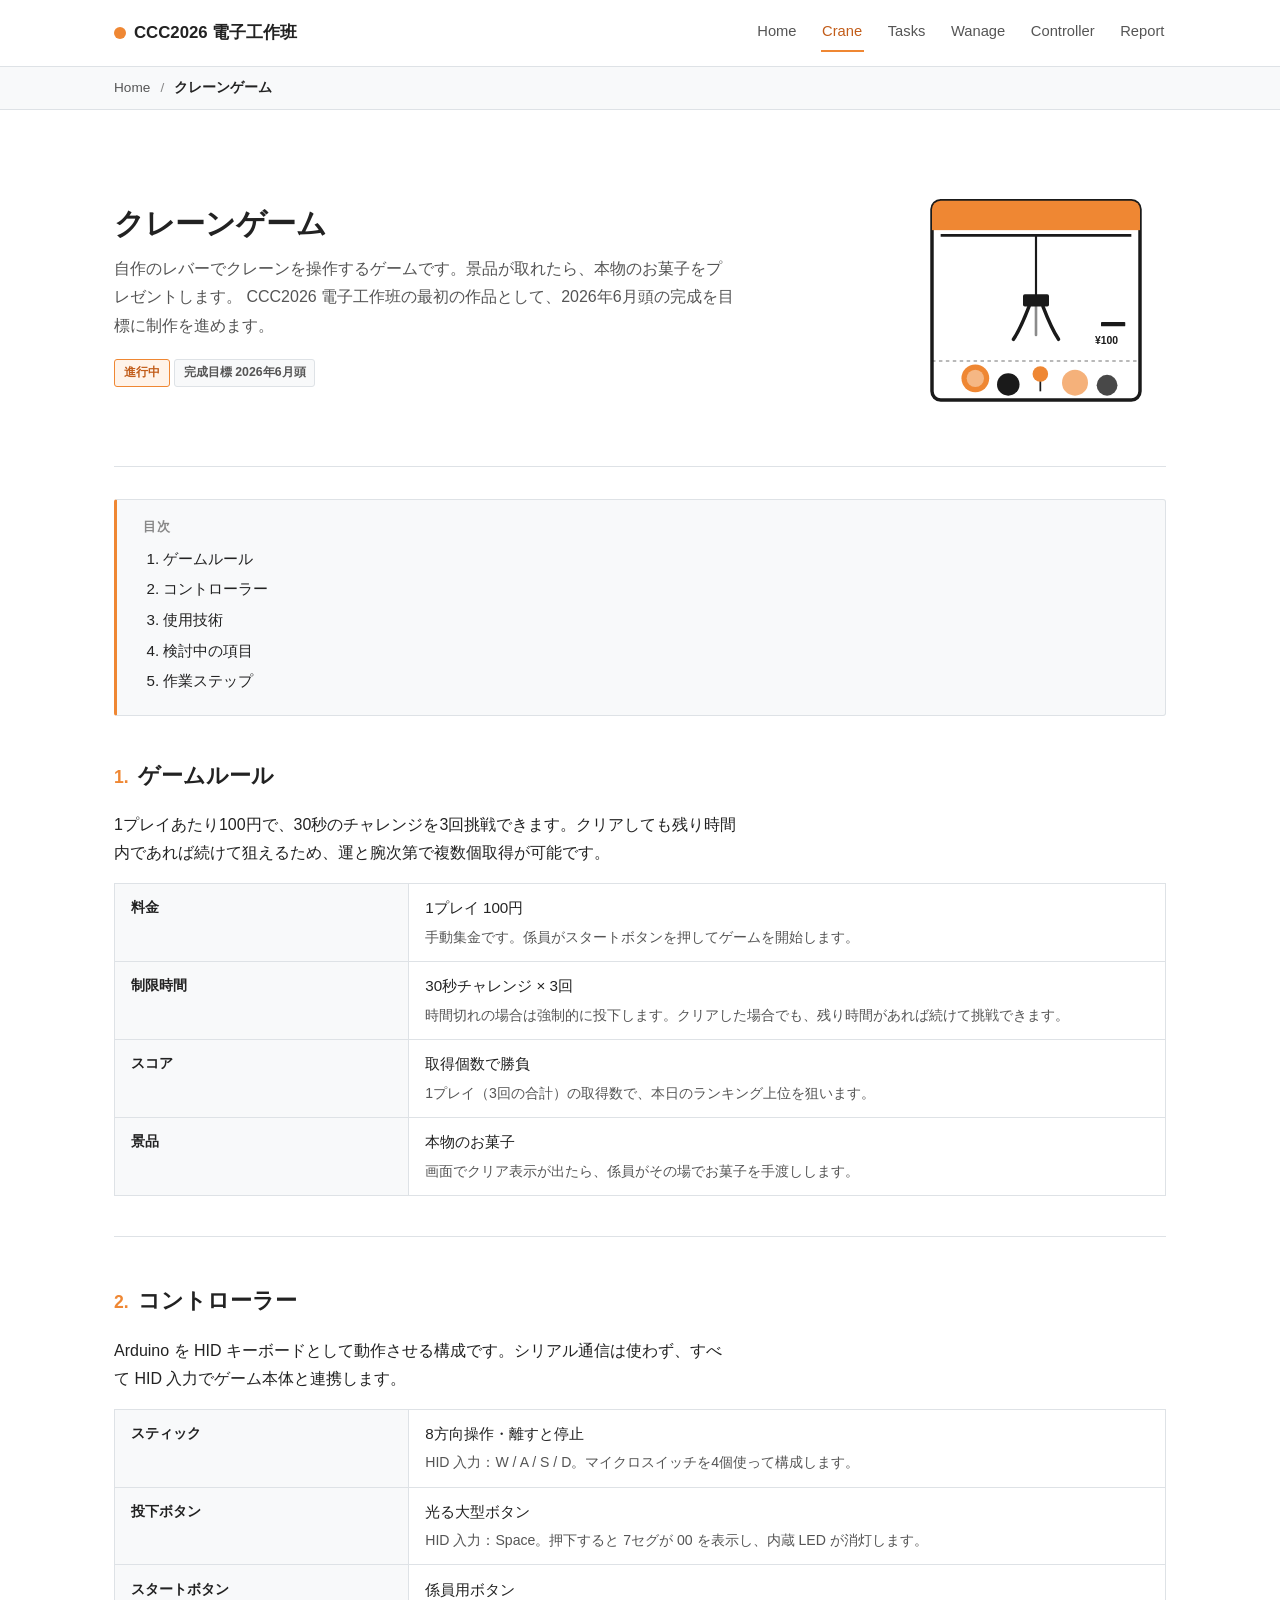
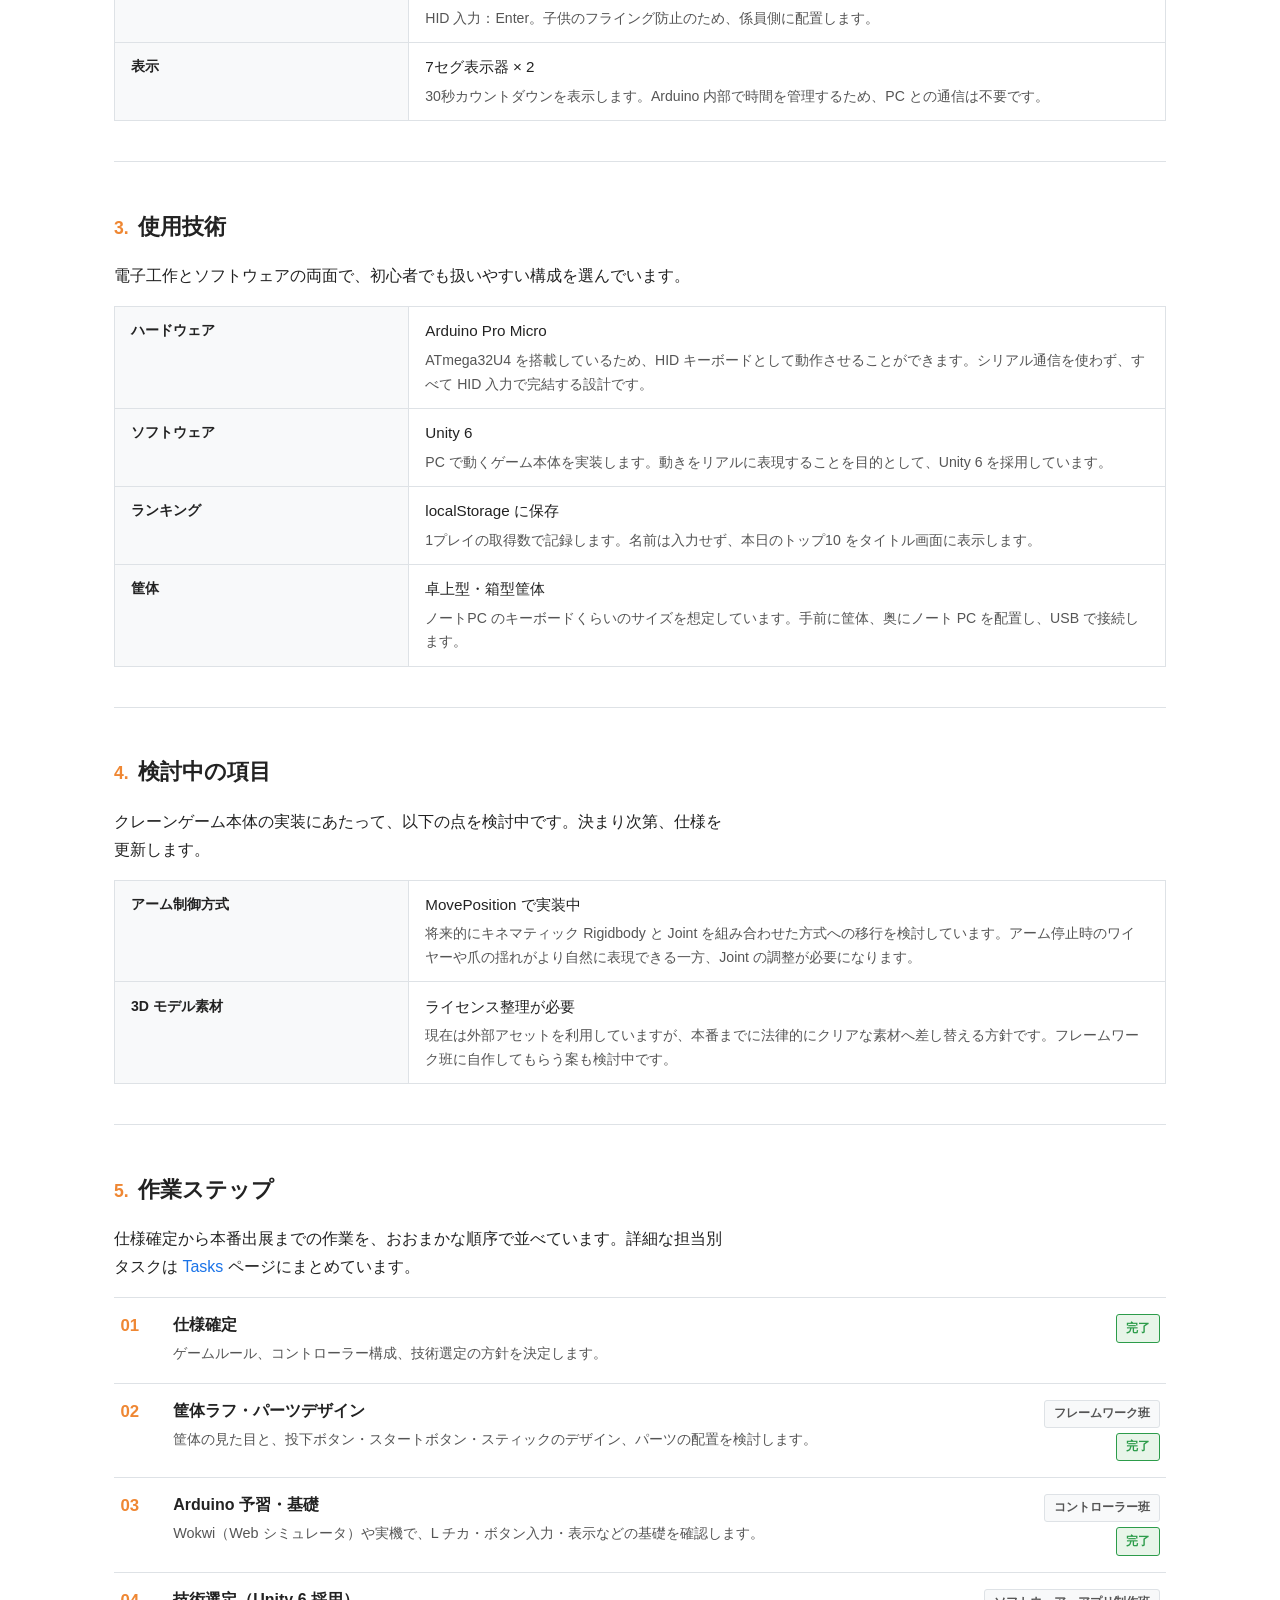
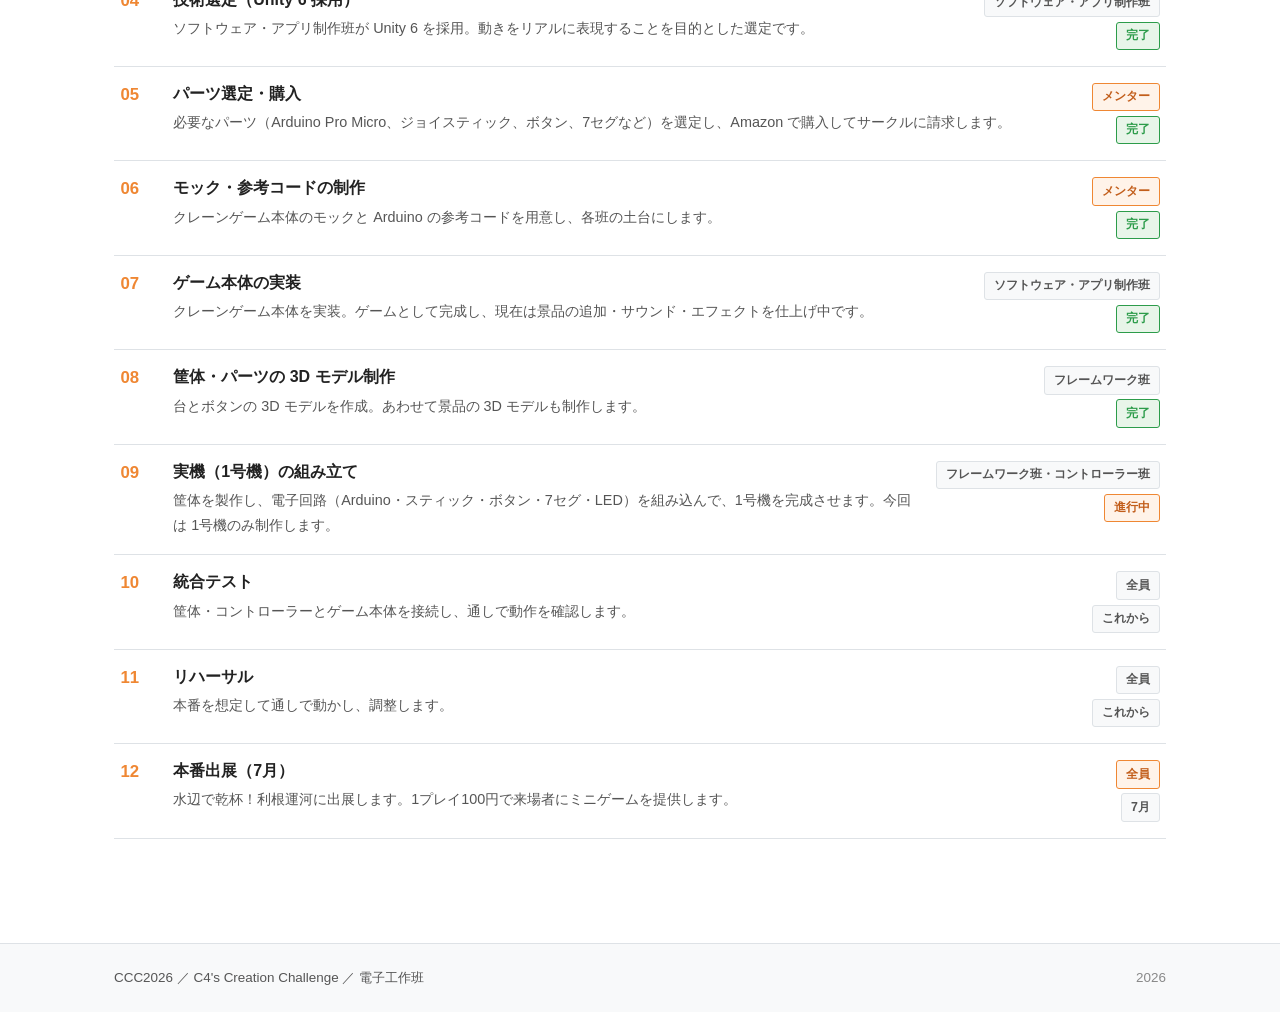
<file: cranegame.html>
<!DOCTYPE html>
<html lang="ja">
<head>
<meta charset="UTF-8">
<meta name="viewport" content="width=device-width, initial-scale=1, viewport-fit=cover">
<title>クレーンゲーム — CCC2026 電子工作班</title>
<link rel="icon" href="assets/favicon.svg" type="image/svg+xml">
<link rel="stylesheet" href="assets/style.css">
<meta name="description" content="CCC2026 電子工作班の第1作品、クレーンゲームの仕様と作業ステップ。">
<meta property="og:title" content="クレーンゲーム — CCC2026 電子工作班">
<meta property="og:description" content="自作のレバーでクレーンを操作するゲームです。">
<meta property="og:type" content="website">
<meta name="theme-color" content="#EF8733">
</head>
<body>

<header class="site-header">
  <div class="container">
    <a class="logo" href="index.html"><span class="mark"></span><span>CCC2026 電子工作班</span></a>
    <nav class="nav">
      <a href="index.html">Home</a>
      <a href="cranegame.html" class="active">Crane</a>
      <a href="tasks.html">Tasks</a>
      <a href="ringtoss.html">Wanage</a>
      <a href="controller.html">Controller</a>
      <a href="report.html">Report</a>
    </nav>
  </div>
</header>

<div class="breadcrumb">
  <div class="container">
    <a href="index.html">Home</a>
    <span class="sep">/</span>
    <span class="current">クレーンゲーム</span>
  </div>
</div>

<main>
  <div class="container">

    <div class="page-title">
      <div class="page-hero">
        <div>
          <h1>クレーンゲーム</h1>
          <p class="lead">
            自作のレバーでクレーンを操作するゲームです。景品が取れたら、本物のお菓子をプレゼントします。
            CCC2026 電子工作班の最初の作品として、2026年6月頭の完成を目標に制作を進めます。
          </p>
          <div style="margin-top: 1rem;">
            <span class="tag accent">進行中</span>
            <span class="tag">完成目標 2026年6月頭</span>
          </div>
        </div>
        <div>
          <div class="crane-wrap">
            <svg class="crane-svg" viewBox="0 0 300 300" xmlns="http://www.w3.org/2000/svg">
              <rect x="30" y="40" width="240" height="230" rx="10" fill="white" stroke="#1a1a1a" stroke-width="4"/>
              <rect x="30" y="40" width="240" height="32" rx="10" fill="#EF8733"/>
              <rect x="30" y="60" width="240" height="14" fill="#EF8733"/>
              <line x1="30" y1="225" x2="270" y2="225" stroke="#1a1a1a" stroke-width="2" stroke-dasharray="4 4" opacity="0.4"/>
              <line x1="40" y1="80" x2="260" y2="80" stroke="#1a1a1a" stroke-width="3"/>
              <g class="claw-group">
                <line x1="150" y1="80" x2="150" y2="150" stroke="#1a1a1a" stroke-width="2.5"/>
                <rect x="135" y="148" width="30" height="14" rx="2" fill="#1a1a1a"/>
                <path d="M 142 162 Q 132 188 124 200" fill="none" stroke="#1a1a1a" stroke-width="4" stroke-linecap="round"/>
                <path d="M 158 162 Q 168 188 176 200" fill="none" stroke="#1a1a1a" stroke-width="4" stroke-linecap="round"/>
                <path d="M 150 162 L 150 195" stroke="#1a1a1a" stroke-width="3" stroke-linecap="round" opacity="0.5"/>
              </g>
              <circle cx="80" cy="245" r="16" fill="#EF8733"/>
              <circle cx="80" cy="245" r="10" fill="white" opacity="0.4"/>
              <circle cx="118" cy="252" r="13" fill="#1a1a1a"/>
              <circle cx="195" cy="250" r="15" fill="#EF8733" opacity="0.65"/>
              <circle cx="232" cy="253" r="12" fill="#1a1a1a" opacity="0.8"/>
              <line x1="155" y1="260" x2="155" y2="245" stroke="#1a1a1a" stroke-width="2"/>
              <circle cx="155" cy="240" r="9" fill="#EF8733"/>
              <rect x="225" y="180" width="28" height="5" rx="1" fill="#1a1a1a"/>
              <text x="218" y="205" font-size="12" font-weight="900" fill="#1a1a1a" font-family="sans-serif">¥100</text>
            </svg>
          </div>
        </div>
      </div>
    </div>

    <div class="toc">
      <div class="toc-title">目次</div>
      <ol>
        <li><a href="#rules">ゲームルール</a></li>
        <li><a href="#controller">コントローラー</a></li>
        <li><a href="#tech">使用技術</a></li>
        <li><a href="#considerations">検討中の項目</a></li>
        <li><a href="#steps">作業ステップ</a></li>
      </ol>
    </div>

    <section class="page-section" id="rules">
      <h2><span class="num">1.</span> ゲームルール</h2>
      <p>1プレイあたり100円で、30秒のチャレンジを3回挑戦できます。クリアしても残り時間内であれば続けて狙えるため、運と腕次第で複数個取得が可能です。</p>
      <table class="data">
        <tr>
          <th>料金</th>
          <td>1プレイ 100円<div class="note">手動集金です。係員がスタートボタンを押してゲームを開始します。</div></td>
        </tr>
        <tr>
          <th>制限時間</th>
          <td>30秒チャレンジ × 3回<div class="note">時間切れの場合は強制的に投下します。クリアした場合でも、残り時間があれば続けて挑戦できます。</div></td>
        </tr>
        <tr>
          <th>スコア</th>
          <td>取得個数で勝負<div class="note">1プレイ（3回の合計）の取得数で、本日のランキング上位を狙います。</div></td>
        </tr>
        <tr>
          <th>景品</th>
          <td>本物のお菓子<div class="note">画面でクリア表示が出たら、係員がその場でお菓子を手渡しします。</div></td>
        </tr>
      </table>
    </section>

    <section class="page-section" id="controller">
      <h2><span class="num">2.</span> コントローラー</h2>
      <p>Arduino を HID キーボードとして動作させる構成です。シリアル通信は使わず、すべて HID 入力でゲーム本体と連携します。</p>
      <table class="data">
        <tr>
          <th>スティック</th>
          <td>8方向操作・離すと停止<div class="note">HID 入力：W / A / S / D。マイクロスイッチを4個使って構成します。</div></td>
        </tr>
        <tr>
          <th>投下ボタン</th>
          <td>光る大型ボタン<div class="note">HID 入力：Space。押下すると 7セグが 00 を表示し、内蔵 LED が消灯します。</div></td>
        </tr>
        <tr>
          <th>スタートボタン</th>
          <td>係員用ボタン<div class="note">HID 入力：Enter。子供のフライング防止のため、係員側に配置します。</div></td>
        </tr>
        <tr>
          <th>表示</th>
          <td>7セグ表示器 × 2<div class="note">30秒カウントダウンを表示します。Arduino 内部で時間を管理するため、PC との通信は不要です。</div></td>
        </tr>
      </table>
    </section>

    <section class="page-section" id="tech">
      <h2><span class="num">3.</span> 使用技術</h2>
      <p>電子工作とソフトウェアの両面で、初心者でも扱いやすい構成を選んでいます。</p>
      <table class="data">
        <tr>
          <th>ハードウェア</th>
          <td>Arduino Pro Micro<div class="note">ATmega32U4 を搭載しているため、HID キーボードとして動作させることができます。シリアル通信を使わず、すべて HID 入力で完結する設計です。</div></td>
        </tr>
        <tr>
          <th>ソフトウェア</th>
          <td>Unity 6<div class="note">PC で動くゲーム本体を実装します。動きをリアルに表現することを目的として、Unity 6 を採用しています。</div></td>
        </tr>
        <tr>
          <th>ランキング</th>
          <td>localStorage に保存<div class="note">1プレイの取得数で記録します。名前は入力せず、本日のトップ10 をタイトル画面に表示します。</div></td>
        </tr>
        <tr>
          <th>筐体</th>
          <td>卓上型・箱型筐体<div class="note">ノートPC のキーボードくらいのサイズを想定しています。手前に筐体、奥にノート PC を配置し、USB で接続します。</div></td>
        </tr>
      </table>
    </section>

    <section class="page-section" id="considerations">
      <h2><span class="num">4.</span> 検討中の項目</h2>
      <p>クレーンゲーム本体の実装にあたって、以下の点を検討中です。決まり次第、仕様を更新します。</p>
      <table class="data">
        <tr>
          <th>アーム制御方式</th>
          <td>MovePosition で実装中<div class="note">将来的にキネマティック Rigidbody と Joint を組み合わせた方式への移行を検討しています。アーム停止時のワイヤーや爪の揺れがより自然に表現できる一方、Joint の調整が必要になります。</div></td>
        </tr>
        <tr>
          <th>3D モデル素材</th>
          <td>ライセンス整理が必要<div class="note">現在は外部アセットを利用していますが、本番までに法律的にクリアな素材へ差し替える方針です。フレームワーク班に自作してもらう案も検討中です。</div></td>
        </tr>
      </table>
    </section>

    <section class="page-section" id="steps">
      <h2><span class="num">5.</span> 作業ステップ</h2>
      <p>仕様確定から本番出展までの作業を、おおまかな順序で並べています。詳細な担当別タスクは <a href="tasks.html">Tasks</a> ページにまとめています。</p>

      <ol class="task-list">

        <li>
          <div class="step-num">01</div>
          <div class="step-content">
            <h4>仕様確定</h4>
            <div class="body">ゲームルール、コントローラー構成、技術選定の方針を決定します。</div>
          </div>
          <div class="meta-col">
            <span class="tag done">完了</span>
          </div>
        </li>

        <li>
          <div class="step-num">02</div>
          <div class="step-content">
            <h4>筐体ラフ・パーツデザイン</h4>
            <div class="body">筐体の見た目と、投下ボタン・スタートボタン・スティックのデザイン、パーツの配置を検討します。</div>
          </div>
          <div class="meta-col">
            <span class="tag">フレームワーク班</span>
            <span class="tag done">完了</span>
          </div>
        </li>

        <li>
          <div class="step-num">03</div>
          <div class="step-content">
            <h4>Arduino 予習・基礎</h4>
            <div class="body">Wokwi（Web シミュレータ）や実機で、L チカ・ボタン入力・表示などの基礎を確認します。</div>
          </div>
          <div class="meta-col">
            <span class="tag">コントローラー班</span>
            <span class="tag done">完了</span>
          </div>
        </li>

        <li>
          <div class="step-num">04</div>
          <div class="step-content">
            <h4>技術選定（Unity 6 採用）</h4>
            <div class="body">ソフトウェア・アプリ制作班が Unity 6 を採用。動きをリアルに表現することを目的とした選定です。</div>
          </div>
          <div class="meta-col">
            <span class="tag">ソフトウェア・アプリ制作班</span>
            <span class="tag done">完了</span>
          </div>
        </li>

        <li>
          <div class="step-num">05</div>
          <div class="step-content">
            <h4>パーツ選定・購入</h4>
            <div class="body">必要なパーツ（Arduino Pro Micro、ジョイスティック、ボタン、7セグなど）を選定し、Amazon で購入してサークルに請求します。</div>
          </div>
          <div class="meta-col">
            <span class="tag accent">メンター</span>
            <span class="tag done">完了</span>
          </div>
        </li>

        <li>
          <div class="step-num">06</div>
          <div class="step-content">
            <h4>モック・参考コードの制作</h4>
            <div class="body">クレーンゲーム本体のモックと Arduino の参考コードを用意し、各班の土台にします。</div>
          </div>
          <div class="meta-col">
            <span class="tag accent">メンター</span>
            <span class="tag done">完了</span>
          </div>
        </li>

        <li>
          <div class="step-num">07</div>
          <div class="step-content">
            <h4>ゲーム本体の実装</h4>
            <div class="body">クレーンゲーム本体を実装。ゲームとして完成し、現在は景品の追加・サウンド・エフェクトを仕上げ中です。</div>
          </div>
          <div class="meta-col">
            <span class="tag">ソフトウェア・アプリ制作班</span>
            <span class="tag done">完了</span>
          </div>
        </li>

        <li>
          <div class="step-num">08</div>
          <div class="step-content">
            <h4>筐体・パーツの 3D モデル制作</h4>
            <div class="body">台とボタンの 3D モデルを作成。あわせて景品の 3D モデルも制作します。</div>
          </div>
          <div class="meta-col">
            <span class="tag">フレームワーク班</span>
            <span class="tag done">完了</span>
          </div>
        </li>

        <li>
          <div class="step-num">09</div>
          <div class="step-content">
            <h4>実機（1号機）の組み立て</h4>
            <div class="body">筐体を製作し、電子回路（Arduino・スティック・ボタン・7セグ・LED）を組み込んで、1号機を完成させます。今回は 1号機のみ制作します。</div>
          </div>
          <div class="meta-col">
            <span class="tag">フレームワーク班・コントローラー班</span>
            <span class="tag accent">進行中</span>
          </div>
        </li>

        <li>
          <div class="step-num">10</div>
          <div class="step-content">
            <h4>統合テスト</h4>
            <div class="body">筐体・コントローラーとゲーム本体を接続し、通しで動作を確認します。</div>
          </div>
          <div class="meta-col">
            <span class="tag">全員</span>
            <span class="tag">これから</span>
          </div>
        </li>

        <li>
          <div class="step-num">11</div>
          <div class="step-content">
            <h4>リハーサル</h4>
            <div class="body">本番を想定して通しで動かし、調整します。</div>
          </div>
          <div class="meta-col">
            <span class="tag">全員</span>
            <span class="tag">これから</span>
          </div>
        </li>

        <li>
          <div class="step-num">12</div>
          <div class="step-content">
            <h4>本番出展（7月）</h4>
            <div class="body">水辺で乾杯！利根運河に出展します。1プレイ100円で来場者にミニゲームを提供します。</div>
          </div>
          <div class="meta-col">
            <span class="tag accent">全員</span>
            <span class="tag">7月</span>
          </div>
        </li>

      </ol>
    </section>

  </div>
</main>

<footer class="site-footer">
  <div class="container">
    <div class="credits">CCC2026 ／ C4's Creation Challenge ／ 電子工作班</div>
    <div>2026</div>
  </div>
</footer>

</body>
</html>
</file>
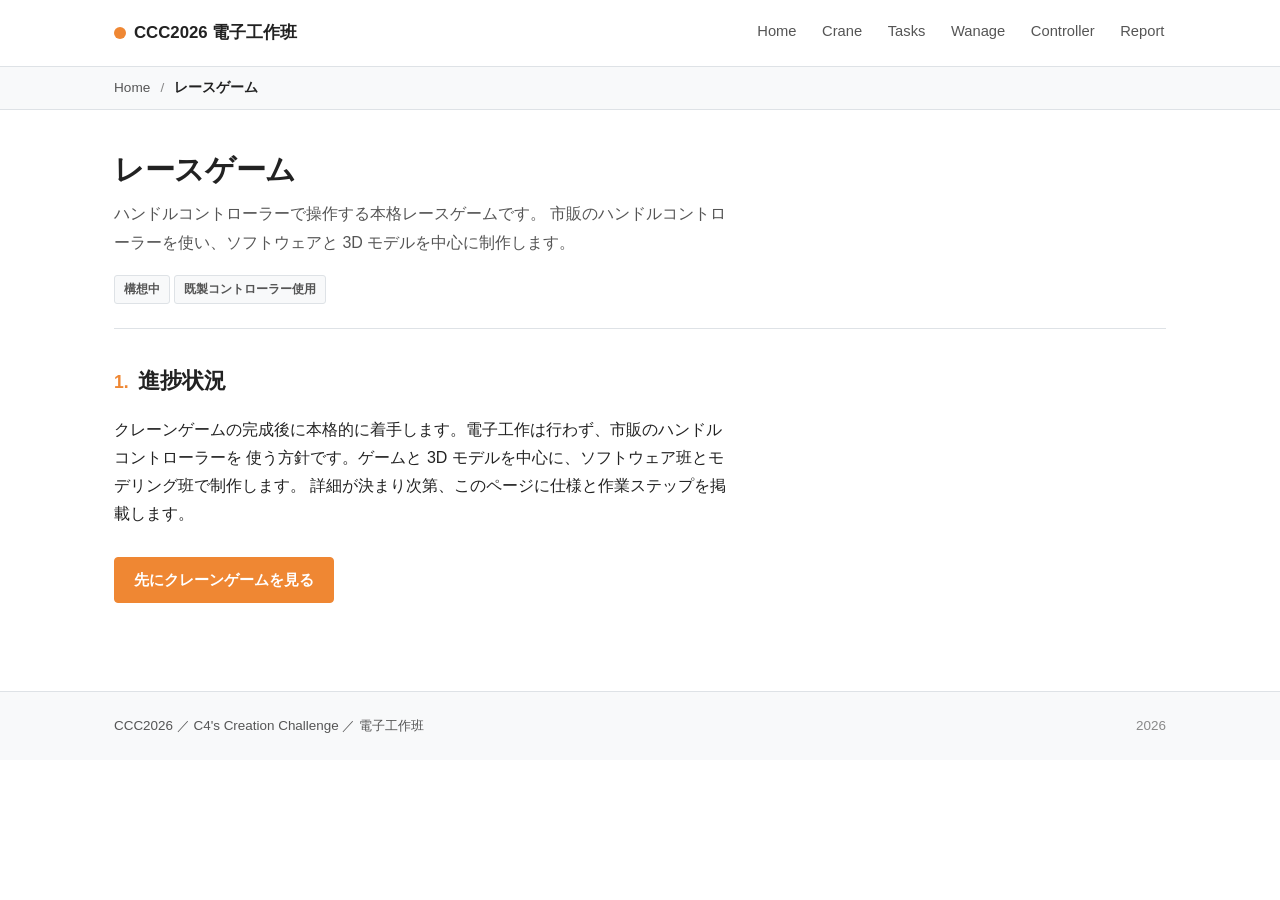
<file: racing.html>
<!DOCTYPE html>
<html lang="ja">
<head>
<meta charset="UTF-8">
<meta name="viewport" content="width=device-width, initial-scale=1, viewport-fit=cover">
<title>レースゲーム — CCC2026 電子工作班</title>
<link rel="icon" href="assets/favicon.svg" type="image/svg+xml">
<link rel="stylesheet" href="assets/style.css">
<meta name="description" content="CCC2026 電子工作班の第3作品、レースゲーム。クレーン完成後に着手予定。">
<meta name="theme-color" content="#EF8733">
</head>
<body>

<header class="site-header">
  <div class="container">
    <a class="logo" href="index.html"><span class="mark"></span><span>CCC2026 電子工作班</span></a>
    <nav class="nav">
      <a href="index.html">Home</a>
      <a href="cranegame.html">Crane</a>
      <a href="tasks.html">Tasks</a>
      <a href="ringtoss.html">Wanage</a>
      <a href="controller.html">Controller</a>
      <a href="report.html">Report</a>
    </nav>
  </div>
</header>

<div class="breadcrumb">
  <div class="container">
    <a href="index.html">Home</a>
    <span class="sep">/</span>
    <span class="current">レースゲーム</span>
  </div>
</div>

<main>
  <div class="container">

    <div class="page-title">
      <h1>レースゲーム</h1>
      <p class="lead">
        ハンドルコントローラーで操作する本格レースゲームです。
        市販のハンドルコントローラーを使い、ソフトウェアと 3D モデルを中心に制作します。
      </p>
      <div style="margin-top: 1rem;">
        <span class="tag">構想中</span>
        <span class="tag">既製コントローラー使用</span>
      </div>
    </div>

    <section class="page-section">
      <h2><span class="num">1.</span> 進捗状況</h2>
      <p>
        クレーンゲームの完成後に本格的に着手します。電子工作は行わず、市販のハンドルコントローラーを
        使う方針です。ゲームと 3D モデルを中心に、ソフトウェア班とモデリング班で制作します。
        詳細が決まり次第、このページに仕様と作業ステップを掲載します。
      </p>
      <a class="btn" href="cranegame.html">先にクレーンゲームを見る</a>
    </section>

  </div>
</main>

<footer class="site-footer">
  <div class="container">
    <div class="credits">CCC2026 ／ C4's Creation Challenge ／ 電子工作班</div>
    <div>2026</div>
  </div>
</footer>

</body>
</html>
</file>
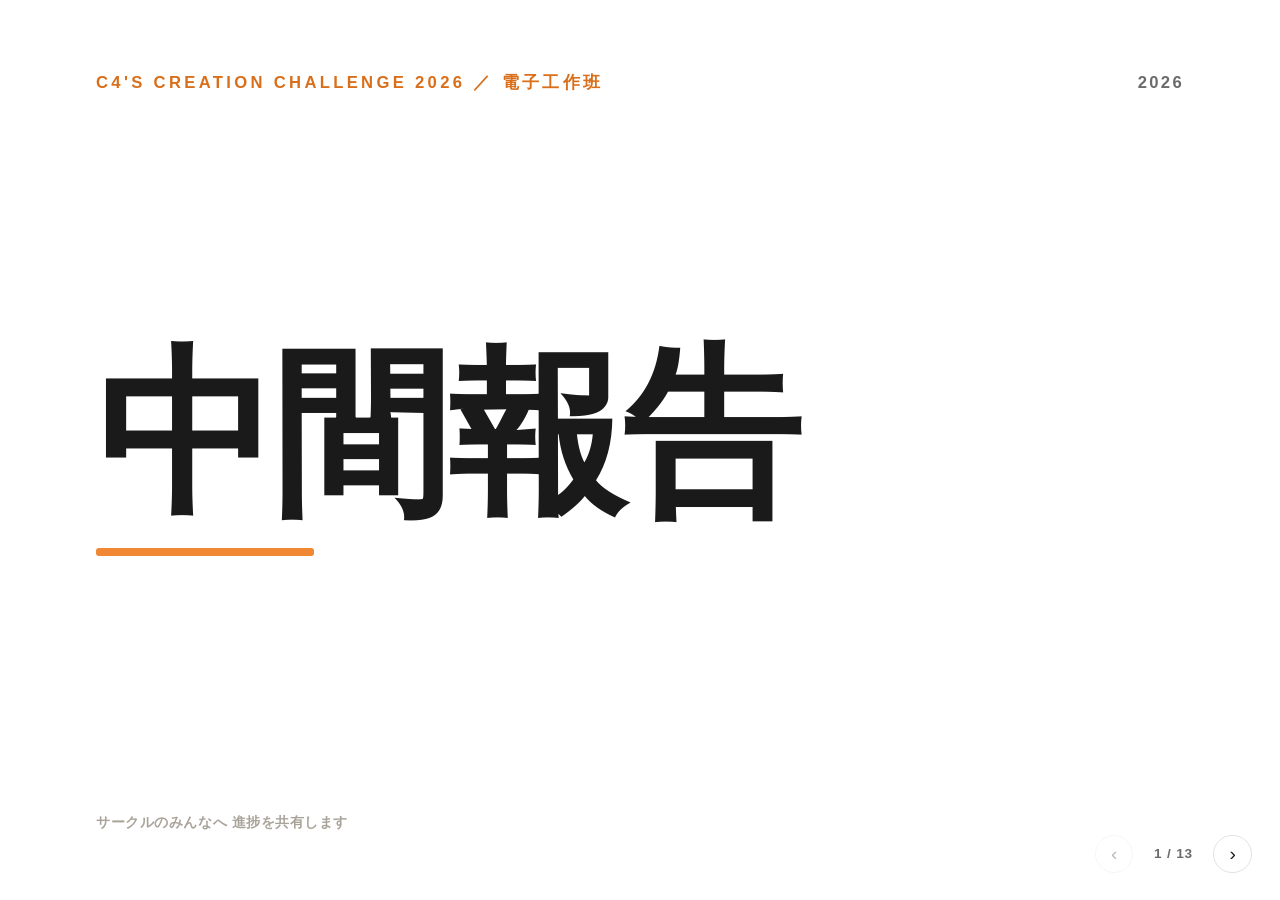
<file: report.html>
<!DOCTYPE html>
<html lang="ja">
<head>
<meta charset="UTF-8">
<meta name="viewport" content="width=device-width, initial-scale=1, viewport-fit=cover">
<title>電子工作班 中間報告 — CCC2026</title>
<link rel="icon" href="assets/favicon.svg" type="image/svg+xml">
<meta name="theme-color" content="#EF8733">
<style>
  :root{
    --accent:#EF8733;
    --accent-deep:#d96f1a;
    --accent-soft:#fff7ef;
    --ink:#1a1a1a;
    --sub:#6b6b6b;
    --faint:#a9a39a;
    --line:#e5e2dc;
    --paper:#ffffff;
  }
  *{margin:0;padding:0;box-sizing:border-box}
  html,body{width:100%;height:100%;overflow:hidden}
  body{
    font-family:"Hiragino Kaku Gothic ProN","Yu Gothic","Noto Sans JP",sans-serif;
    color:var(--ink); background:#1a1a1a;
    -webkit-font-smoothing:antialiased;
    line-break:strict; word-break:normal;
  }
  .lead,.callout,.wd,.info .v,.rt,.sum-close,.toc .tt,.s-head h2,.role,.mbox .cap,
  ul.bul li,.sum-list .row{
    text-wrap:normal;
    word-break:keep-all;
    overflow-wrap:break-word;
  }
  .nb{white-space:nowrap}
  .mark{color:var(--accent-deep); font-weight:800; white-space:nowrap}

  .deck{position:relative;width:100vw;height:100vh}

  .slide{
    position:absolute; inset:0; padding:8vh 7.5vw 7.5vh;
    display:none; flex-direction:column; background:var(--paper);
  }
  .slide.active{display:flex}

  /* ---- motion (subtle, purposeful) ---- */
  @keyframes rise{from{opacity:0; transform:translateY(18px)} to{opacity:1; transform:none}}
  @keyframes barGrow{from{transform:scaleX(0)} to{transform:scaleX(1)}}
  .slide.active > *:not(.fragment){animation:rise .5s cubic-bezier(.2,.7,.3,1) both}
  .slide.active > *:nth-child(2){animation-delay:.07s}
  .slide.active > *:nth-child(3){animation-delay:.14s}
  .slide.active > *:nth-child(4){animation-delay:.21s}
  .slide.active > *:nth-child(5){animation-delay:.28s}
  .slide.active > *:nth-child(6){animation-delay:.35s}
  .t-bar,.sum-bar{transform-origin:left; animation:barGrow .55s .25s cubic-bezier(.2,.7,.3,1) both}
  @media (prefers-reduced-motion:reduce){
    .slide.active > *{animation:none}
    .t-bar,.sum-bar{animation:none}
    .demo-now .dot{animation:none}
  }

  /* ---- deck furniture ---- */
  .brand{
    position:absolute; left:7.5vw; bottom:4.5vh;
    font-size:clamp(.7rem,1vw,.9rem); letter-spacing:.14em;
    color:var(--faint); font-weight:700;
  }

  /* ---- section header ---- */
  .s-head{display:flex; align-items:baseline; gap:1.4rem;
    border-bottom:1px solid var(--line); padding-bottom:1.8vh; margin-bottom:4.2vh}
  .s-head .num{font-size:clamp(1.05rem,1.5vw,1.45rem); font-weight:800;
    color:var(--accent-deep); letter-spacing:.04em}
  .s-head h2{font-size:clamp(2rem,4vw,3.6rem); font-weight:800; letter-spacing:.01em}
  .s-head .sub{margin-left:auto; font-size:clamp(.95rem,1.4vw,1.3rem);
    color:var(--sub); font-weight:800; letter-spacing:.06em}

  .lead{font-size:clamp(1.55rem,2.7vw,2.45rem); line-height:1.48; max-width:56ch; color:var(--ink)}

  ul.bul{list-style:none; margin-top:2.5vh}
  ul.bul li{border:1.5px solid var(--line); border-radius:6px; background:#fcfbf9;
    padding:1.9vh 1.7vw; margin-bottom:1.8vh;
    font-size:clamp(1.25rem,2.1vw,1.9rem); line-height:1.45; max-width:64ch}
  ul.bul li::before{content:none}
  ul.bul li small{display:block; font-size:.72em; color:var(--sub); margin-top:.5em; font-weight:600}
  .tbd{color:var(--faint); font-weight:600}

  .role{display:inline-block; font-size:clamp(1.05rem,1.55vw,1.38rem); font-weight:700;
    letter-spacing:.06em; color:var(--sub); border:1px solid var(--line);
    padding:.5em 1.1em; border-radius:2px; margin-bottom:3.5vh}

  .callout{margin-top:auto; border-top:3px solid var(--accent); padding-top:2.2vh;
    font-size:clamp(1.35rem,2.2vw,1.95rem); font-weight:700; line-height:1.42; max-width:60ch}

  /* ---- title ---- */
  .title-slide{justify-content:space-between}
  .t-top{display:flex; justify-content:space-between; align-items:baseline; gap:1rem}
  .t-kick{font-size:clamp(.8rem,1.3vw,1.2rem); font-weight:800; letter-spacing:.2em; color:var(--accent-deep)}
  .t-year{font-size:clamp(.8rem,1.3vw,1.2rem); font-weight:700; letter-spacing:.14em; color:var(--sub); white-space:nowrap}
  .t-main h1{font-size:clamp(4rem,14vw,13rem); font-weight:900; line-height:.92; letter-spacing:-.02em}
  .t-bar{width:clamp(8rem,17vw,17rem); height:.5rem; background:var(--accent); margin:3.5vh 0 0; border-radius:3px}
  .t-foot{font-size:clamp(.8rem,1.1vw,1rem); color:var(--faint); font-weight:600; letter-spacing:.04em}

  /* ---- contents / toc ---- */
  .toc-k{font-size:clamp(.85rem,1.3vw,1.15rem); letter-spacing:.2em; color:var(--accent-deep); font-weight:800; margin-bottom:1vh}
  .toc-h{font-size:clamp(2rem,4vw,3.4rem); font-weight:800; margin-bottom:4vh}
  .toc{display:flex; flex-direction:column; flex:0 0 auto; justify-content:flex-start; width:100%; max-width:none; padding-top:5vh}
  .toc li{list-style:none; display:grid; grid-template-columns:auto minmax(0,1fr) auto; gap:clamp(1.5rem,2.4vw,3rem);
    align-items:baseline; padding:3vh 0; border-bottom:1px solid var(--line)}
  .toc li:last-child{border-bottom:none}
  .toc .tn{font-size:clamp(1.1rem,1.7vw,1.5rem); font-weight:800; color:var(--accent-deep)}
  .toc .tt{font-size:clamp(1.5rem,2.5vw,2.35rem); font-weight:800; white-space:nowrap}
  .toc .tr{font-size:clamp(.85rem,1.2vw,1.1rem); color:var(--sub); font-weight:700; white-space:nowrap}

  /* ---- info rows (overview) ---- */
  .info{margin-top:4vh; width:100%; max-width:none}
  .info .r{display:grid; grid-template-columns:8rem 1fr; gap:1.6rem;
    padding:2.15vh 0; border-bottom:1px solid var(--line); align-items:baseline}
  .info .r .k{font-size:clamp(.95rem,1.3vw,1.15rem); font-weight:800; color:var(--sub); letter-spacing:.04em}
  .info .r .v{font-size:clamp(1.3rem,2.05vw,1.8rem); line-height:1.42}

  /* ---- works list ---- */
  .works{display:flex; flex-direction:column; flex:1; justify-content:center; max-width:86ch}
  .works li{list-style:none; display:grid; grid-template-columns:auto 1fr auto; gap:2rem;
    align-items:baseline; padding:3vh 0; border-bottom:1px solid var(--line)}
  .works li:last-child{border-bottom:none}
  .works .wi{font-size:clamp(1.3rem,2vw,1.7rem); font-weight:800; color:#c9c3b8}
  .works .wn{font-size:clamp(1.7rem,3vw,2.65rem); font-weight:800}
  .works .wd{font-size:clamp(1.05rem,1.55vw,1.38rem); color:var(--sub); margin-top:.55em; line-height:1.38; max-width:56ch}
  .works .ws{font-size:clamp(1.1rem,1.65vw,1.48rem); font-weight:800; color:var(--faint); white-space:nowrap}
  .works .ws.now{color:var(--accent-deep)}

  /* ---- media placeholder ---- */
  .media{flex:1; display:grid; gap:2.6vh; margin-top:1.5vh}
  .media.two{grid-template-columns:1fr 1fr}
  .mbox{border:2px dashed #d8d3c8; border-radius:8px; background:#fcfbf9;
    display:flex; flex-direction:column; align-items:center; justify-content:center; gap:1.4vh; text-align:center; padding:3vh}
  .mbox .ph{font-size:clamp(1.35rem,2.1vw,1.9rem); font-weight:800; color:#b3ada3; letter-spacing:.06em}
  .mbox .cap{font-size:clamp(1.1rem,1.55vw,1.35rem); color:var(--sub); font-weight:700}
  .mbox .tag{font-size:clamp(.8rem,1.1vw,1rem); color:var(--faint); letter-spacing:.06em}

  /* ---- screenshot media ---- */
  .media{grid-auto-rows:1fr}
  .shot{border:1px solid var(--line); border-radius:8px; overflow:hidden; background:#111; min-width:0; min-height:0; display:flex}
  .shot img{width:100%; height:100%; object-fit:contain; display:block}

  /* ---- live demo ---- */
  .demo{flex:1; display:flex; flex-direction:column; align-items:center; justify-content:center; text-align:center; gap:2.6vh}
  .demo-now{display:flex; align-items:center; gap:.32em; font-size:clamp(4rem,12vw,10rem); font-weight:900; line-height:1; letter-spacing:.04em}
  .demo-now .dot{width:.3em; height:.3em; border-radius:50%; background:var(--accent); animation:pulse 1.4s ease-in-out infinite}
  @keyframes pulse{0%,100%{opacity:1; transform:scale(1)} 50%{opacity:.32; transform:scale(.64)}}

  /* ---- ringtoss concept ---- */
  .concept-grid{display:grid; grid-template-columns:minmax(0,1.2fr) minmax(16rem,.78fr);
    gap:clamp(1.5rem,3vw,3rem); align-items:center; flex:1}
  .concept-copy .lead{font-size:clamp(1.35rem,2.05vw,1.78rem); line-height:1.42; max-width:48ch}
  .concept-copy ul.bul{margin-top:2vh}
  .concept-copy ul.bul li{font-size:clamp(1.15rem,1.75vw,1.52rem); line-height:1.42; margin-bottom:1.8vh; max-width:52ch}
  .concept-art{width:100%; max-width:33rem; justify-self:end}
  .concept-art svg{display:block; width:100%; height:auto; max-height:47vh}
  .concept-art .line{fill:none; stroke:var(--ink); stroke-width:2; stroke-linecap:round; stroke-linejoin:round}
  .concept-art .thin{stroke-width:1.4}
  .concept-art .soft{fill:#fcfbf9; stroke:var(--ink); stroke-width:2; stroke-linejoin:round}
  .concept-art .accent{fill:none; stroke:var(--accent); stroke-width:2.4; stroke-linecap:round; stroke-linejoin:round}
  .concept-art .dash{stroke-dasharray:7 8}
  .concept-art text{font-family:"Hiragino Kaku Gothic ProN","Yu Gothic","Noto Sans JP",sans-serif;
    font-size:12px; font-weight:700; fill:var(--sub); letter-spacing:.04em}

  /* ---- roadmap ---- */
  .road{display:flex; flex-direction:column; flex:1; justify-content:center; max-width:82ch}
  .road li{list-style:none; display:grid; grid-template-columns:auto 1fr; gap:2rem;
    align-items:baseline; padding:3vh 0; border-bottom:1px solid var(--line)}
  .road li:last-child{border-bottom:none}
  .road .rn{font-size:clamp(1.8rem,3.1vw,2.7rem); font-weight:900; color:#d3cdc2; line-height:1}
  .road li.now .rn{color:var(--accent)}
  .road .rt{font-size:clamp(1.4rem,2.35vw,2rem); font-weight:700}
  .road .rt small{display:block; font-size:.62em; color:var(--sub); font-weight:600; margin-top:.5em}

  /* ---- summary ---- */
  .sum-slide{justify-content:space-between}
  .sum-k{font-size:clamp(.8rem,1.3vw,1.2rem); letter-spacing:.2em; color:var(--accent-deep); font-weight:800}
  .sum-h{font-size:clamp(2.6rem,6vw,5.5rem); font-weight:900; line-height:1; letter-spacing:-.01em; margin-top:1.5vh}
  .sum-bar{width:clamp(7rem,14vw,14rem); height:.45rem; background:var(--accent); margin:3vh 0}
  .sum-list{display:flex; flex-direction:column; gap:2.2vh; max-width:76ch}
  .sum-list .row{display:grid; grid-template-columns:auto 1fr; gap:1.6rem; align-items:baseline;
    font-size:clamp(1.4rem,2.35vw,2rem)}
  .sum-list .row .w{font-weight:800}
  .sum-list .row .st{font-size:.78em; font-weight:800; color:var(--faint)}
  .sum-list .row .st.now{color:var(--accent-deep)}
  .sum-close{font-size:clamp(1.3rem,1.95vw,1.72rem); font-weight:700; color:var(--ink)}

  /* ---- notice / staff recruit (opening) ---- */
  .notice-slide{justify-content:center; align-items:flex-start}
  .notice-k{font-size:clamp(1.6rem,3.6vw,3.1rem); font-weight:800; color:var(--accent-deep); letter-spacing:.06em}
  .notice-main{opacity:0; visibility:hidden}
  .notice-main.revealed{opacity:1; visibility:visible}
  .notice-h{font-size:clamp(4rem,12vw,11rem); font-weight:900; line-height:1; letter-spacing:-.02em; margin-top:1.5vh}
  .notice-h .accent{color:var(--accent)}
  .notice-bar{width:clamp(8rem,17vw,17rem); height:.55rem; background:var(--accent); margin:3.2vh 0 2.6vh; border-radius:3px}
  .notice-sub{font-size:clamp(1.35rem,2.3vw,2.05rem); font-weight:700; color:var(--ink); line-height:1.55; max-width:36ch}
  .notice-hint{position:absolute; left:7.5vw; bottom:9vh; font-size:clamp(.9rem,1.3vw,1.15rem); font-weight:700; color:var(--faint); letter-spacing:.08em}
  .notice-hint::before{content:"▽ "; color:var(--accent)}
  .notice-main.revealed ~ .notice-hint{opacity:0; transition:opacity .3s}
  .notice-main.revealed .notice-h{animation:popIn .65s cubic-bezier(.2,.8,.25,1) both}
  .notice-main.revealed .notice-bar{transform-origin:left; animation:barGrow .55s .3s cubic-bezier(.2,.7,.3,1) both}
  .notice-main.revealed .notice-sub{animation:rise .6s .45s cubic-bezier(.2,.7,.3,1) both}
  @keyframes popIn{from{opacity:0; transform:translateY(48px) scale(.9)} to{opacity:1; transform:none}}
  @media (prefers-reduced-motion:reduce){
    .notice-main.revealed .notice-h,.notice-main.revealed .notice-bar,.notice-main.revealed .notice-sub{animation:none}
  }

  /* ---- nav ---- */
  .nav{position:fixed; right:2.2vw; bottom:3vh; display:flex; align-items:center; gap:.7rem; z-index:10}
  .nav button{width:2.4rem; height:2.4rem; border:1px solid var(--line); background:#fff;
    border-radius:50%; font-size:1.2rem; line-height:1; color:var(--ink); cursor:pointer}
  .nav button:hover{border-color:var(--accent); color:var(--accent-deep)}
  .nav button:disabled{opacity:.3; cursor:default}
  .nav .ind{font-size:.85rem; color:var(--sub); font-weight:700; letter-spacing:.06em; min-width:3.6rem; text-align:center}

  @media (max-width:900px){
    .concept-grid{grid-template-columns:1fr; gap:2vh}
    .concept-art{justify-self:start; max-width:min(34rem,100%)}
    .concept-art svg{max-height:34vh}
  }
</style>
</head>
<body>
<div class="deck">

  <!-- ===== タイトル ===== -->
  <section class="slide title-slide active">
    <div class="t-top">
      <span class="t-kick">C4'S CREATION CHALLENGE 2026 ／ 電子工作班</span>
      <span class="t-year">2026</span>
    </div>
    <div class="t-main">
      <h1>中間報告</h1>
      <div class="t-bar"></div>
    </div>
    <div class="t-foot">サークルのみんなへ 進捗を共有します</div>
  </section>

  <!-- ===== 大事なお知らせ → スタッフ募集 ===== -->
  <section class="slide notice-slide">
    <div class="notice-k">大事なお知らせ</div>
    <div class="notice-main fragment">
      <div class="notice-h">スタッフ<span class="accent">募集</span></div>
      <div class="notice-bar"></div>
      <p class="notice-sub"><span class="nb">「水辺で乾杯！利根運河」</span>を<wbr>一緒に盛り上げてくれる<wbr>スタッフを<wbr>募集しています<br>ぜひお力を<wbr>貸してください！</p>
    </div>
  </section>

  <!-- ===== 目次 ===== -->
  <section class="slide">
    <div class="toc-k">CONTENTS</div>
    <div class="toc-h">目次</div>
    <ul class="toc">
      <li><span class="tn">Ⅰ</span><span class="tt">概要と作る3作品</span><span class="tr">01 – 02</span></li>
      <li><span class="tn">Ⅱ</span><span class="tt">担当別の進捗（ハード／ソフト／モデル）</span><span class="tr">03 – 05</span></li>
      <li><span class="tn">Ⅲ</span><span class="tt">バーチャル輪投げと、これから</span><span class="tr">06 – 07</span></li>
    </ul>
    <div class="brand">電子工作班 中間報告</div>
  </section>

  <!-- ===== 01 概要＋出展先 ===== -->
  <section class="slide">
    <div class="s-head"><span class="num">01</span><h2>私たちがやっていること</h2></div>
    <p class="lead">子供向けのミニゲームを自作して、<span class="mark">水辺で乾杯！利根運河</span>に出展します <span class="nb">ハード・ソフト・モデル</span>の3班で制作しています</p>
    <div class="info">
      <div class="r"><span class="k">出展先</span><span class="v"><span class="nb">水辺で乾杯！利根運河</span>（<span class="nb">千葉県流山市</span>・<span class="nb">運河水辺公園</span>）</span></div>
      <div class="r"><span class="k">時期</span><span class="v">2026年7月</span></div>
      <div class="r"><span class="k">運営</span><span class="v">子供縁日の一角で、<span class="mark">1プレイ ¥100</span></span></div>
      <div class="r"><span class="k">分担</span><span class="v"><span class="nb">ハード（操作部）／ソフト（ゲーム）／モデル（筐体）</span>＋<span class="nb">メンター</span></span></div>
    </div>
    <div class="brand">電子工作班 中間報告</div>
  </section>

  <!-- ===== 02 作る3作品 ===== -->
  <section class="slide">
    <div class="s-head"><span class="num">02</span><h2>作る3作品</h2></div>
    <ul class="works">
      <li>
        <span class="wi">01</span>
        <span><span class="wn">クレーンゲーム</span><span class="wd">自作レバーで<wbr>クレーンを操作し、<wbr>景品が取れたら<wbr>お菓子をプレゼント</span></span>
        <span class="ws now">進行中</span>
      </li>
      <li>
        <span class="wi">02</span>
        <span><span class="wn">バーチャル輪投げ</span><span class="wd">輪っか型デバイスの<wbr>動きから<wbr>投げ方向を推定する<wbr>縁日ゲーム</span></span>
        <span class="ws">試作中</span>
      </li>
      <li>
        <span class="wi">03</span>
        <span><span class="wn">レースゲーム</span><span class="wd">ハンドルコントローラーで<wbr>操作し、<wbr>クレーン完成後に<wbr>着手予定</span></span>
        <span class="ws">未着手</span>
      </li>
    </ul>
    <div class="brand">電子工作班 中間報告</div>
  </section>

  <!-- ===== 03 ハード（コントローラー班）説明 ===== -->
  <section class="slide">
    <div class="s-head"><span class="num">03</span><h2>コントローラー班</h2><span class="sub">ハード</span></div>
    <span class="role">担当：Arduino を使った<wbr>操作部の電子工作</span>
    <ul class="bul">
      <li>各部品を<wbr>導線でつないで、<wbr>マイコンで<wbr>プログラミングして<wbr>操作できるように<wbr>しています<wbr> いまはエラーを<wbr>減らしているところです</li>
      <li>先輩のコードで<wbr>勉強しながら、<wbr>自分なりの考えで<wbr>コードを書いています</li>
      <li>思いついた機能は、<wbr>できるだけ<wbr>実現しようとしています</li>
    </ul>
    <div class="brand">電子工作班 中間報告</div>
  </section>

  <!-- ===== 03 ハード 実演 ===== -->
  <section class="slide">
    <div class="s-head"><span class="num">03</span><h2>コントローラー班</h2><span class="sub">ハード ／ 実演</span></div>
    <div class="demo">
      <div class="demo-now"><span class="dot"></span>実演中</div>
    </div>
    <div class="brand">電子工作班 中間報告</div>
  </section>

  <!-- ===== 04 ソフト（ソフトウェア・アプリ班）説明 ===== -->
  <section class="slide">
    <div class="s-head"><span class="num">04</span><h2>ソフトウェア・アプリ班</h2><span class="sub">ソフト</span></div>
    <span class="role">担当：PC で動く<wbr>ゲーム本体と UI（<span class="nb">Three.js / Unity</span>）</span>
    <ul class="bul">
      <li>アームの爪が細くて<wbr>当たり判定が<wbr>小さいので、<wbr>爪のスケールを<wbr>調整したり、<wbr>当たり判定を<wbr>手張りで足して<wbr>大きくしています</li>
      <li>アームの降下を<wbr>時間制御や<wbr>床との衝突で行うと<wbr>床をすり抜ける<wbr>バグが多発したので、<wbr>床との距離を測る<wbr>レーザーで<wbr>制御して解決しました</li>
    </ul>
    <div class="callout">いま：フレームワーク班と<wbr>協力して、<wbr>景品のサイズを<wbr>調整しています</div>
    <div class="brand">電子工作班 中間報告</div>
  </section>

  <!-- ===== 04 ソフト 開発の様子 ===== -->
  <section class="slide">
    <div class="s-head"><span class="num">04</span><h2>ソフトウェア・アプリ班</h2><span class="sub">ソフト ／ 開発の様子</span></div>
    <div class="media two">
      <figure class="shot"><img src="assets/report/game1.png" alt="Unityのシーンビュー：クレーンアームの機構"></figure>
      <figure class="shot"><img src="assets/report/game2.png" alt="Unityのシーンビュー：クレーンゲームの全体"></figure>
    </div>
    <div class="brand">電子工作班 中間報告</div>
  </section>

  <!-- ===== 05 モデル（フレームワーク班）開発の様子 ===== -->
  <section class="slide">
    <div class="s-head"><span class="num">05</span><h2>フレームワーク班</h2><span class="sub">モデル ／ 開発の様子</span></div>
    <div class="media two">
      <figure class="shot"><img src="assets/report/model1.png" alt="Blenderで制作した台の3Dモデル"></figure>
      <figure class="shot"><img src="assets/report/model2.png" alt="Blenderで制作したボタン部品の3Dモデル"></figure>
    </div>
    <div class="brand">電子工作班 中間報告</div>
  </section>

  <!-- ===== 06 バーチャル輪投げ 構想（メンター枠） ===== -->
  <section class="slide">
    <div class="s-head"><span class="num">06</span><h2>バーチャル輪投げ</h2><span class="sub">メンター枠 ／ 構想</span></div>
    <div class="concept-grid">
      <div class="concept-copy">
        <p class="lead">メンターが先行して<span class="mark">実現できるかをチェック</span>している段階です<wbr>（参加者の正式タスクではありません）</p>
        <ul class="bul">
          <li>ノートPCの<wbr>画面に的を表示し、<wbr>輪っか型デバイスを<wbr>振って狙う<wbr>「投げ」ゲームです<wbr>（実際に輪は飛ばしません）</li>
          <li>デバイスの<wbr>ジャイロの振りを<span class="mark">機械学習</span>して、<wbr>どの的を狙ったかを<wbr>推定します</li>
          <li>まずは 3×3 の的で<wbr>「どこを狙ったか」を<wbr>当てるところから<wbr>始めます</li>
        </ul>
      </div>
      <figure class="concept-art" aria-label="輪っか型デバイスで画面の的を狙う構想図">
        <svg viewBox="0 0 620 420" role="img" aria-labelledby="ringtoss-title ringtoss-desc">
          <title id="ringtoss-title">バーチャル輪投げ構想図</title>
          <desc id="ringtoss-desc">手前の輪っか型デバイスからノートPC画面上の3×3の的へ、輪が放物線で飛ぶ様子を示す線画</desc>

          <g transform="translate(318 86)">
            <rect class="soft" x="0" y="0" width="244" height="162" rx="7"/>
            <line class="line thin" x1="0" y1="132" x2="244" y2="132"/>
            <g transform="translate(42 25)">
              <rect class="line thin" x="0" y="0" width="160" height="92" rx="3"/>
              <line class="line thin" x1="53.3" y1="0" x2="53.3" y2="92"/>
              <line class="line thin" x1="106.6" y1="0" x2="106.6" y2="92"/>
              <line class="line thin" x1="0" y1="30.7" x2="160" y2="30.7"/>
              <line class="line thin" x1="0" y1="61.4" x2="160" y2="61.4"/>
              <circle class="line thin" cx="26.5" cy="15.4" r="5.5"/>
              <circle class="line thin" cx="80" cy="46" r="5.5"/>
              <circle class="line thin" cx="133.5" cy="76.7" r="5.5"/>
            </g>
            <path class="soft" d="M-28 178h300l-28-34H1z"/>
            <line class="line thin" x1="38" y1="160" x2="208" y2="160"/>
          </g>

          <g transform="translate(74 280)">
            <ellipse class="line" cx="58" cy="48" rx="58" ry="26"/>
            <ellipse class="line thin" cx="58" cy="48" rx="34" ry="14"/>
            <path class="line" d="M92 65l40 28"/>
            <rect class="soft" x="120" y="82" width="74" height="34" rx="6"/>
            <line class="line thin" x1="135" y1="99" x2="179" y2="99"/>
          </g>

          <path class="line dash" d="M192 297 C250 222, 307 170, 382 146"/>
          <ellipse class="accent" cx="293" cy="196" rx="28" ry="13" transform="rotate(-22 293 196)"/>
          <ellipse class="accent thin" cx="293" cy="196" rx="15" ry="6.5" transform="rotate(-22 293 196)"/>

          <path class="line thin" d="M386 146l26-10"/>
          <path class="line thin" d="M386 146l21 18"/>
        </svg>
      </figure>
    </div>
    <div class="brand">電子工作班 中間報告</div>
  </section>

  <!-- ===== 07 これから ===== -->
  <section class="slide">
    <div class="s-head"><span class="num">07</span><h2>これから</h2></div>
    <ul class="road">
      <li class="now"><span class="rn">1</span><span class="rt">クレーンを<wbr>仕上げる<small>操作部・ゲーム・筐体を<wbr>統合して、<wbr>遊べる状態へ</small></span></li>
      <li><span class="rn">2</span><span class="rt">輪投げの<wbr>実現性を<wbr>見極める<small>データを増やして、<wbr>デバイスで<wbr>投げ方向を<wbr>当てられるか判断</small></span></li>
      <li><span class="rn">3</span><span class="rt">レースゲームに<wbr>着手<small>3作品目として<wbr>開発を開始</small></span></li>
    </ul>
    <div class="brand">電子工作班 中間報告</div>
  </section>

  <!-- ===== まとめ ===== -->
  <section class="slide sum-slide">
    <div>
      <div class="sum-k">SUMMARY</div>
      <div class="sum-h">まとめ</div>
      <div class="sum-bar"></div>
    </div>
    <div class="sum-list">
      <div class="row"><span class="w">クレーンゲーム</span><span class="st now">進行中 — コントローラが<wbr>動作</span></div>
      <div class="row"><span class="w">バーチャル輪投げ</span><span class="st">試作中 — メンターが<wbr>実現性を検証</span></div>
      <div class="row"><span class="w">レースゲーム</span><span class="st">未着手 — クレーン完成後に<wbr>着手</span></div>
    </div>
    <div class="sum-close">まずはクレーンを<wbr>仕上げて、<wbr>3作品の完成を<wbr>目指して<wbr>進めていきます</div>
  </section>

</div>

<!-- ナビ -->
<div class="nav">
  <button id="prev" aria-label="前へ">‹</button>
  <div class="ind"><span id="cur">1</span> / <span id="tot">13</span></div>
  <button id="next" aria-label="次へ">›</button>
</div>

<script>
  const slides = [...document.querySelectorAll('.slide')];
  const total = slides.length;
  let idx = 0, step = 0;
  const cur = document.getElementById('cur');
  const prevBtn = document.getElementById('prev');
  const nextBtn = document.getElementById('next');
  document.getElementById('tot').textContent = total;

  const fragsOf = (s) => [...s.querySelectorAll('.fragment')];

  function render(){
    slides.forEach((s, n) => s.classList.toggle('active', n === idx));
    const f = fragsOf(slides[idx]);
    f.forEach((el, i) => el.classList.toggle('revealed', i < step));
    cur.textContent = idx + 1;
    prevBtn.disabled = idx === 0 && step === 0;
    nextBtn.disabled = idx === total - 1 && step >= f.length;
  }
  function next(){
    const f = fragsOf(slides[idx]);
    if (step < f.length){ step++; render(); return; }
    if (idx < total - 1){ idx++; step = 0; render(); }
  }
  function prev(){
    if (step > 0){ step--; render(); return; }
    if (idx > 0){ idx--; step = fragsOf(slides[idx]).length; render(); }
  }
  function show(i){ idx = Math.max(0, Math.min(total - 1, i)); step = 0; render(); }

  prevBtn.addEventListener('click', prev);
  nextBtn.addEventListener('click', next);
  document.addEventListener('keydown', (e) => {
    if (e.key === 'ArrowRight' || e.key === ' ' || e.key === 'PageDown'){ e.preventDefault(); next(); }
    if (e.key === 'ArrowLeft' || e.key === 'PageUp'){ e.preventDefault(); prev(); }
    if (e.key === 'Home') show(0);
    if (e.key === 'End') show(total - 1);
  });
  render();
</script>
</body>
</html>
</file>
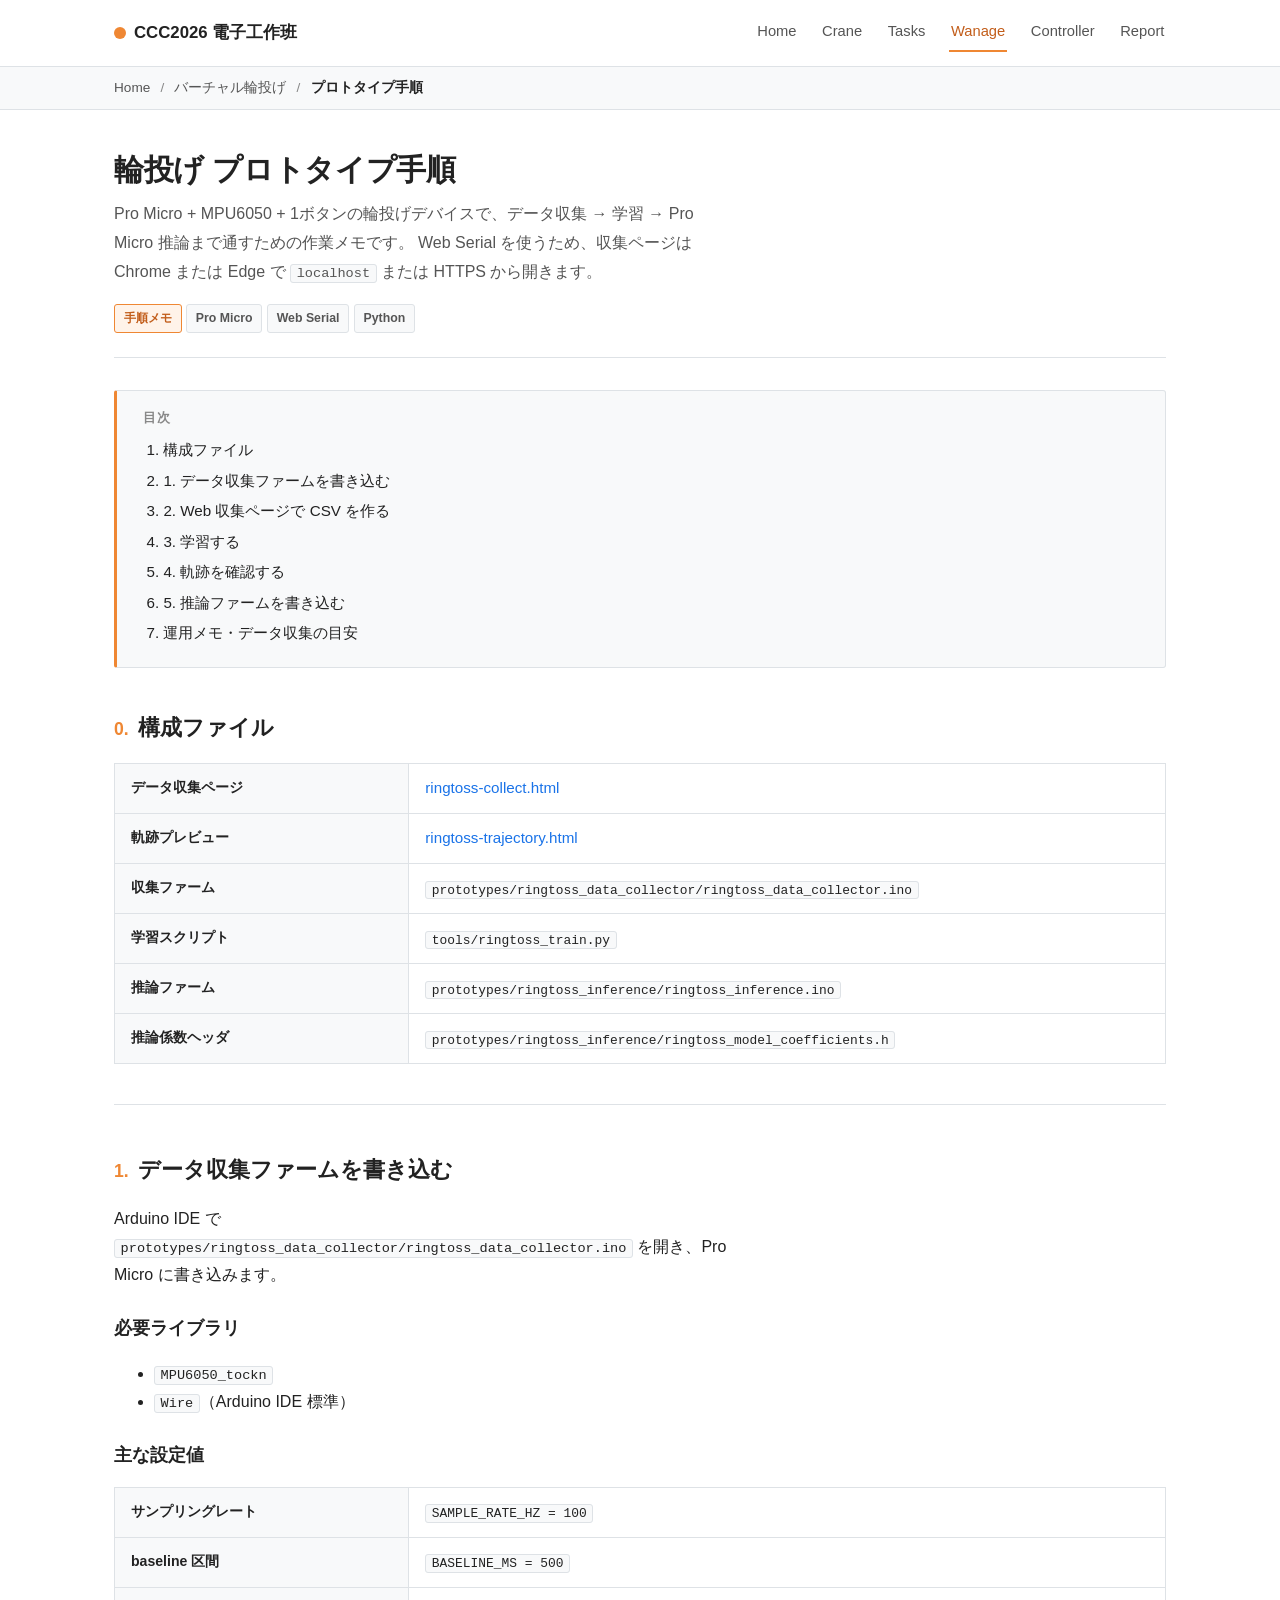
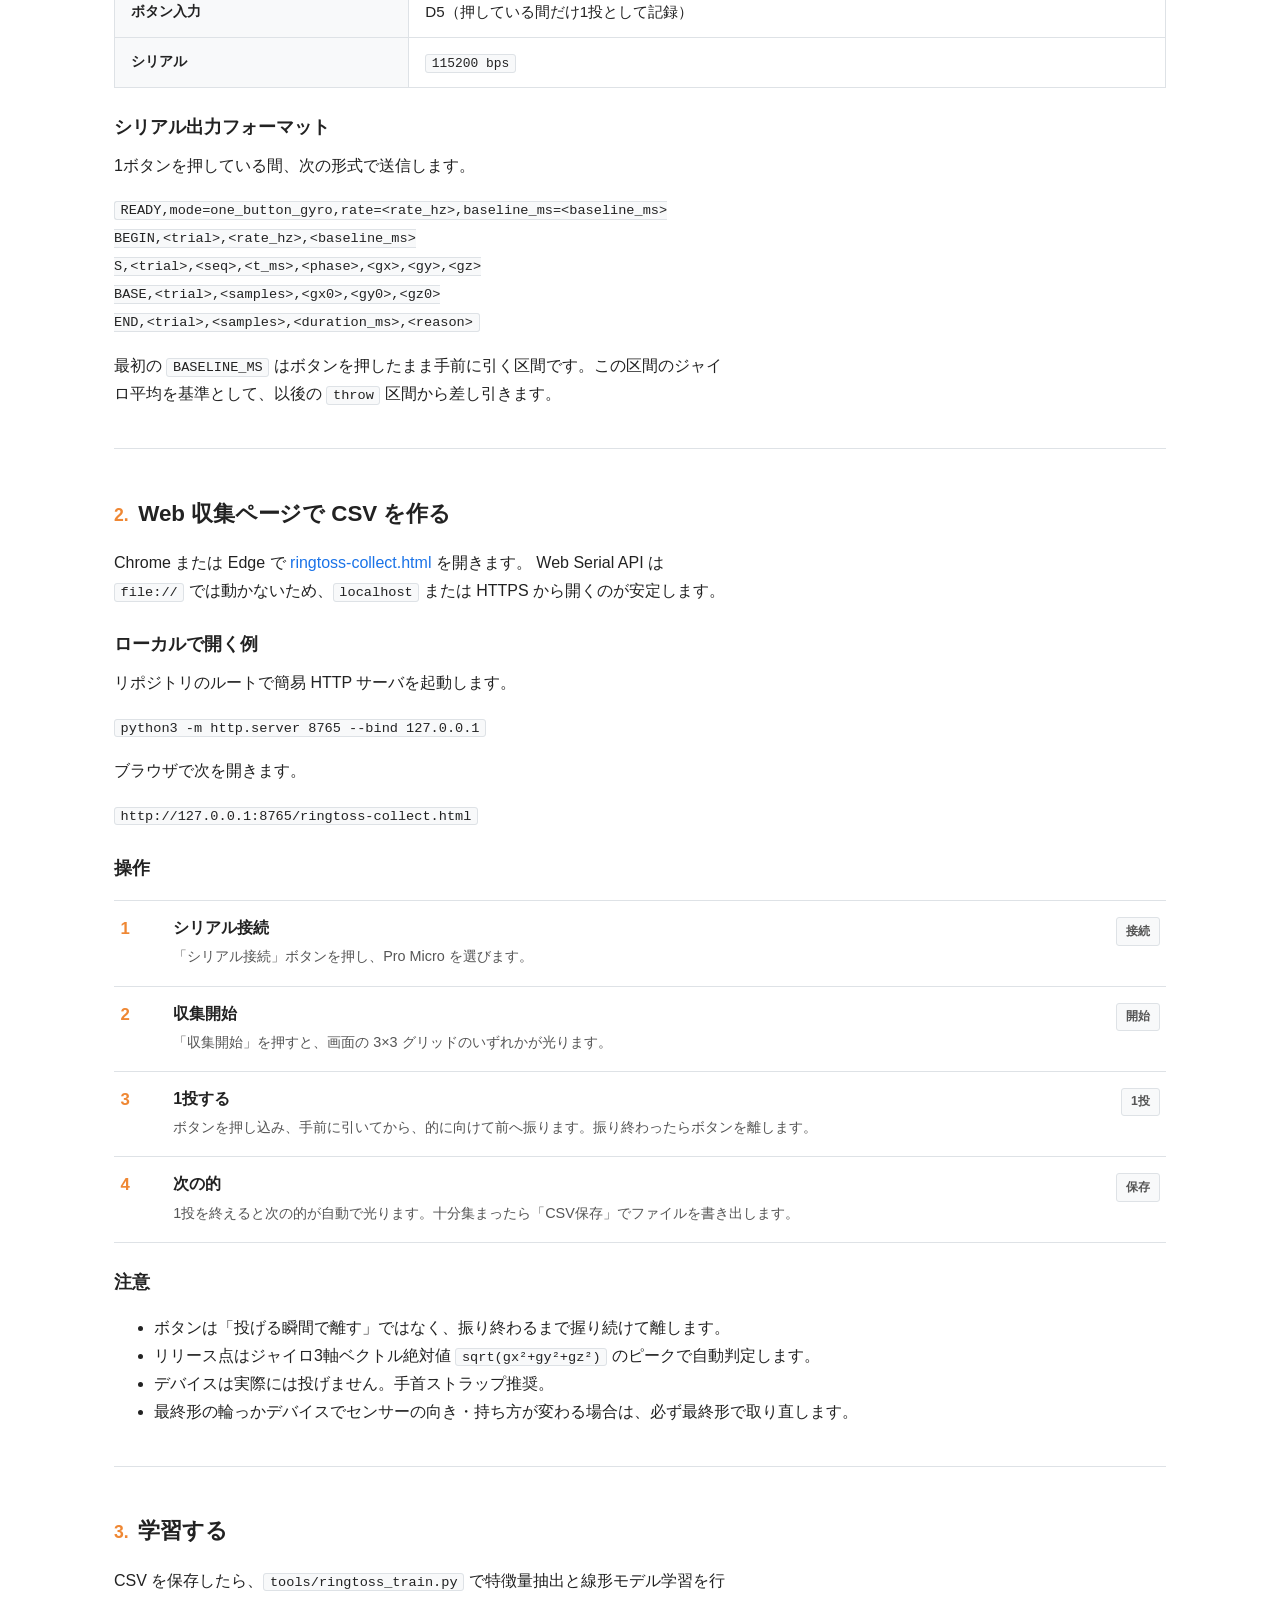
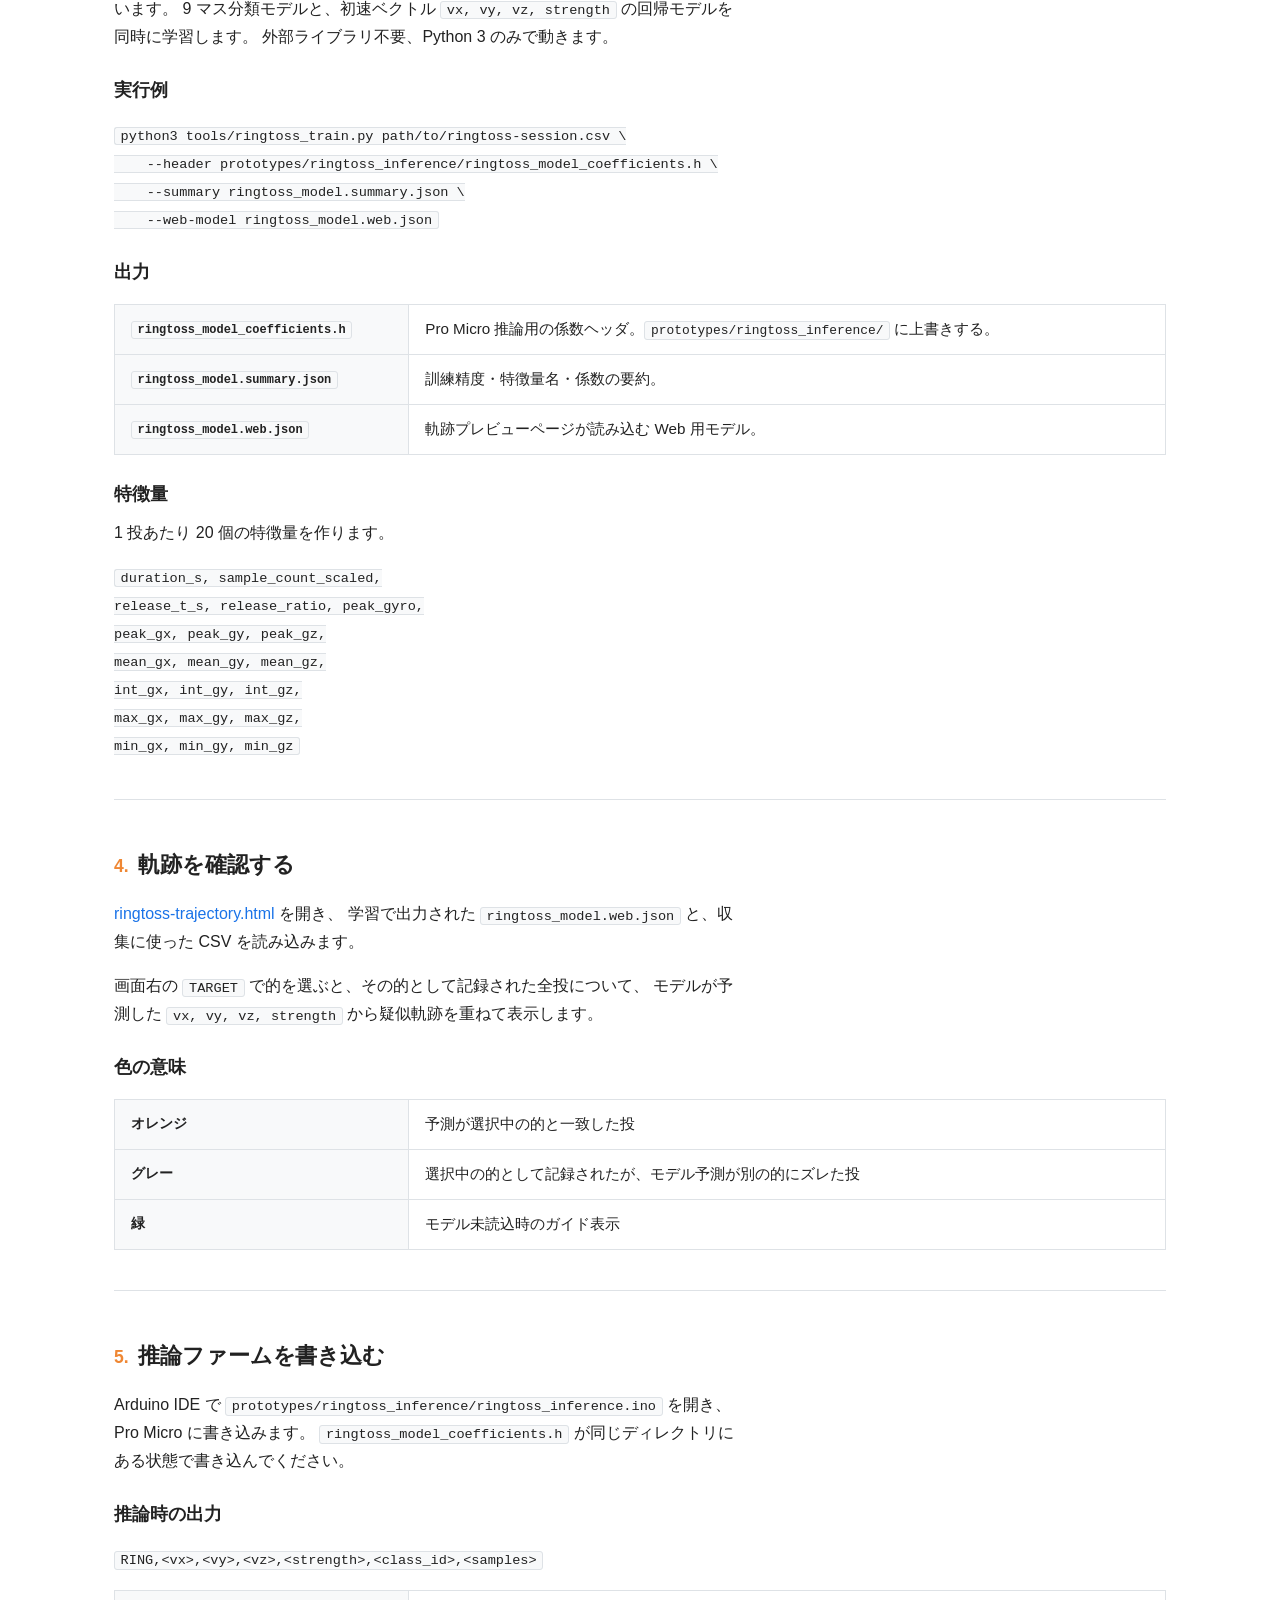
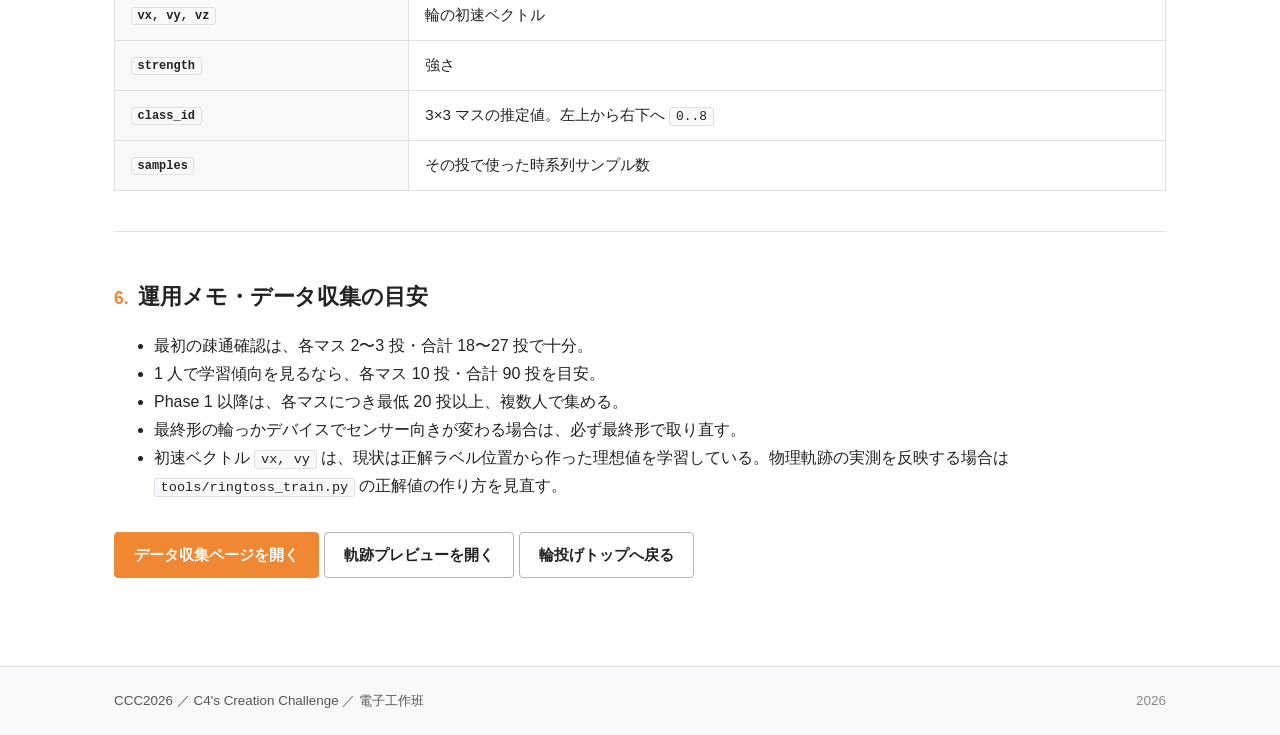
<file: ringtoss-howto.html>
<!DOCTYPE html>
<html lang="ja">
<head>
<meta charset="UTF-8">
<meta name="viewport" content="width=device-width, initial-scale=1, viewport-fit=cover">
<title>輪投げ プロトタイプ手順 — CCC2026 電子工作班</title>
<link rel="icon" href="assets/favicon.svg" type="image/svg+xml">
<link rel="stylesheet" href="assets/style.css">
<meta name="description" content="バーチャル輪投げのデータ収集から Pro Micro での推論までの手順メモ。Web Serial / Python 学習 / Arduino 書き込み。">
<meta name="theme-color" content="#EF8733">
</head>
<body>

<header class="site-header">
  <div class="container">
    <a class="logo" href="index.html"><span class="mark"></span><span>CCC2026 電子工作班</span></a>
    <nav class="nav">
      <a href="index.html">Home</a>
      <a href="cranegame.html">Crane</a>
      <a href="tasks.html">Tasks</a>
      <a href="ringtoss.html" class="active">Wanage</a>
      <a href="controller.html">Controller</a>
      <a href="report.html">Report</a>
    </nav>
  </div>
</header>

<div class="breadcrumb">
  <div class="container">
    <a href="index.html">Home</a>
    <span class="sep">/</span>
    <a href="ringtoss.html">バーチャル輪投げ</a>
    <span class="sep">/</span>
    <span class="current">プロトタイプ手順</span>
  </div>
</div>

<main>
  <div class="container">

    <div class="page-title">
      <h1>輪投げ プロトタイプ手順</h1>
      <p class="lead">
        Pro Micro + MPU6050 + 1ボタンの輪投げデバイスで、データ収集 → 学習 → Pro Micro 推論まで通すための作業メモです。
        Web Serial を使うため、収集ページは Chrome または Edge で <code>localhost</code> または HTTPS から開きます。
      </p>
      <div style="margin-top: 1rem;">
        <span class="tag accent">手順メモ</span>
        <span class="tag">Pro Micro</span>
        <span class="tag">Web Serial</span>
        <span class="tag">Python</span>
      </div>
    </div>

    <div class="toc">
      <div class="toc-title">目次</div>
      <ol>
        <li><a href="#files">構成ファイル</a></li>
        <li><a href="#collect-fw">1. データ収集ファームを書き込む</a></li>
        <li><a href="#collect-web">2. Web 収集ページで CSV を作る</a></li>
        <li><a href="#train">3. 学習する</a></li>
        <li><a href="#trajectory">4. 軌跡を確認する</a></li>
        <li><a href="#inference-fw">5. 推論ファームを書き込む</a></li>
        <li><a href="#tips">運用メモ・データ収集の目安</a></li>
      </ol>
    </div>

    <!-- ============ 構成 ============ -->
    <section class="page-section" id="files">
      <h2><span class="num">0.</span> 構成ファイル</h2>
      <table class="data">
        <tbody>
          <tr>
            <th>データ収集ページ</th>
            <td><a href="ringtoss-collect.html">ringtoss-collect.html</a></td>
          </tr>
          <tr>
            <th>軌跡プレビュー</th>
            <td><a href="ringtoss-trajectory.html">ringtoss-trajectory.html</a></td>
          </tr>
          <tr>
            <th>収集ファーム</th>
            <td><code>prototypes/ringtoss_data_collector/ringtoss_data_collector.ino</code></td>
          </tr>
          <tr>
            <th>学習スクリプト</th>
            <td><code>tools/ringtoss_train.py</code></td>
          </tr>
          <tr>
            <th>推論ファーム</th>
            <td><code>prototypes/ringtoss_inference/ringtoss_inference.ino</code></td>
          </tr>
          <tr>
            <th>推論係数ヘッダ</th>
            <td><code>prototypes/ringtoss_inference/ringtoss_model_coefficients.h</code></td>
          </tr>
        </tbody>
      </table>
    </section>

    <!-- ============ 1. 収集ファーム ============ -->
    <section class="page-section" id="collect-fw">
      <h2><span class="num">1.</span> データ収集ファームを書き込む</h2>
      <p>
        Arduino IDE で <code>prototypes/ringtoss_data_collector/ringtoss_data_collector.ino</code> を開き、Pro Micro に書き込みます。
      </p>

      <h3>必要ライブラリ</h3>
      <ul>
        <li><code>MPU6050_tockn</code></li>
        <li><code>Wire</code>（Arduino IDE 標準）</li>
      </ul>

      <h3>主な設定値</h3>
      <table class="data">
        <tbody>
          <tr><th>サンプリングレート</th><td><code>SAMPLE_RATE_HZ = 100</code></td></tr>
          <tr><th>baseline 区間</th><td><code>BASELINE_MS = 500</code></td></tr>
          <tr><th>ボタン入力</th><td>D5（押している間だけ1投として記録）</td></tr>
          <tr><th>シリアル</th><td><code>115200 bps</code></td></tr>
        </tbody>
      </table>

      <h3>シリアル出力フォーマット</h3>
      <p>1ボタンを押している間、次の形式で送信します。</p>
      <pre><code>READY,mode=one_button_gyro,rate=&lt;rate_hz&gt;,baseline_ms=&lt;baseline_ms&gt;
BEGIN,&lt;trial&gt;,&lt;rate_hz&gt;,&lt;baseline_ms&gt;
S,&lt;trial&gt;,&lt;seq&gt;,&lt;t_ms&gt;,&lt;phase&gt;,&lt;gx&gt;,&lt;gy&gt;,&lt;gz&gt;
BASE,&lt;trial&gt;,&lt;samples&gt;,&lt;gx0&gt;,&lt;gy0&gt;,&lt;gz0&gt;
END,&lt;trial&gt;,&lt;samples&gt;,&lt;duration_ms&gt;,&lt;reason&gt;</code></pre>
      <p>
        最初の <code>BASELINE_MS</code> はボタンを押したまま手前に引く区間です。この区間のジャイロ平均を基準として、以後の <code>throw</code> 区間から差し引きます。
      </p>
    </section>

    <!-- ============ 2. Web 収集 ============ -->
    <section class="page-section" id="collect-web">
      <h2><span class="num">2.</span> Web 収集ページで CSV を作る</h2>
      <p>
        Chrome または Edge で <a href="ringtoss-collect.html">ringtoss-collect.html</a> を開きます。
        Web Serial API は <code>file://</code> では動かないため、<code>localhost</code> または HTTPS から開くのが安定します。
      </p>

      <h3>ローカルで開く例</h3>
      <p>リポジトリのルートで簡易 HTTP サーバを起動します。</p>
      <pre><code>python3 -m http.server 8765 --bind 127.0.0.1</code></pre>
      <p>ブラウザで次を開きます。</p>
      <pre><code>http://127.0.0.1:8765/ringtoss-collect.html</code></pre>

      <h3>操作</h3>
      <ul class="task-list">
        <li>
          <div class="step-num">1</div>
          <div class="step-content">
            <h4>シリアル接続</h4>
            <div class="body">「シリアル接続」ボタンを押し、Pro Micro を選びます。</div>
          </div>
          <div class="meta-col"><span class="tag">接続</span></div>
        </li>
        <li>
          <div class="step-num">2</div>
          <div class="step-content">
            <h4>収集開始</h4>
            <div class="body">「収集開始」を押すと、画面の 3×3 グリッドのいずれかが光ります。</div>
          </div>
          <div class="meta-col"><span class="tag">開始</span></div>
        </li>
        <li>
          <div class="step-num">3</div>
          <div class="step-content">
            <h4>1投する</h4>
            <div class="body">ボタンを押し込み、手前に引いてから、的に向けて前へ振ります。振り終わったらボタンを離します。</div>
          </div>
          <div class="meta-col"><span class="tag">1投</span></div>
        </li>
        <li>
          <div class="step-num">4</div>
          <div class="step-content">
            <h4>次の的</h4>
            <div class="body">1投を終えると次の的が自動で光ります。十分集まったら「CSV保存」でファイルを書き出します。</div>
          </div>
          <div class="meta-col"><span class="tag">保存</span></div>
        </li>
      </ul>

      <h3>注意</h3>
      <ul>
        <li>ボタンは「投げる瞬間で離す」ではなく、振り終わるまで握り続けて離します。</li>
        <li>リリース点はジャイロ3軸ベクトル絶対値 <code>sqrt(gx²+gy²+gz²)</code> のピークで自動判定します。</li>
        <li>デバイスは実際には投げません。手首ストラップ推奨。</li>
        <li>最終形の輪っかデバイスでセンサーの向き・持ち方が変わる場合は、必ず最終形で取り直します。</li>
      </ul>
    </section>

    <!-- ============ 3. 学習 ============ -->
    <section class="page-section" id="train">
      <h2><span class="num">3.</span> 学習する</h2>
      <p>
        CSV を保存したら、<code>tools/ringtoss_train.py</code> で特徴量抽出と線形モデル学習を行います。
        9 マス分類モデルと、初速ベクトル <code>vx, vy, vz, strength</code> の回帰モデルを同時に学習します。
        外部ライブラリ不要、Python 3 のみで動きます。
      </p>

      <h3>実行例</h3>
      <pre><code>python3 tools/ringtoss_train.py path/to/ringtoss-session.csv \
    --header prototypes/ringtoss_inference/ringtoss_model_coefficients.h \
    --summary ringtoss_model.summary.json \
    --web-model ringtoss_model.web.json</code></pre>

      <h3>出力</h3>
      <table class="data">
        <tbody>
          <tr>
            <th><code>ringtoss_model_coefficients.h</code></th>
            <td>Pro Micro 推論用の係数ヘッダ。<code>prototypes/ringtoss_inference/</code> に上書きする。</td>
          </tr>
          <tr>
            <th><code>ringtoss_model.summary.json</code></th>
            <td>訓練精度・特徴量名・係数の要約。</td>
          </tr>
          <tr>
            <th><code>ringtoss_model.web.json</code></th>
            <td>軌跡プレビューページが読み込む Web 用モデル。</td>
          </tr>
        </tbody>
      </table>

      <h3>特徴量</h3>
      <p>1 投あたり 20 個の特徴量を作ります。</p>
      <pre><code>duration_s, sample_count_scaled,
release_t_s, release_ratio, peak_gyro,
peak_gx, peak_gy, peak_gz,
mean_gx, mean_gy, mean_gz,
int_gx, int_gy, int_gz,
max_gx, max_gy, max_gz,
min_gx, min_gy, min_gz</code></pre>
    </section>

    <!-- ============ 4. 軌跡確認 ============ -->
    <section class="page-section" id="trajectory">
      <h2><span class="num">4.</span> 軌跡を確認する</h2>
      <p>
        <a href="ringtoss-trajectory.html">ringtoss-trajectory.html</a> を開き、
        学習で出力された <code>ringtoss_model.web.json</code> と、収集に使った CSV を読み込みます。
      </p>
      <p>
        画面右の <code>TARGET</code> で的を選ぶと、その的として記録された全投について、
        モデルが予測した <code>vx, vy, vz, strength</code> から疑似軌跡を重ねて表示します。
      </p>

      <h3>色の意味</h3>
      <table class="data">
        <tbody>
          <tr><th>オレンジ</th><td>予測が選択中の的と一致した投</td></tr>
          <tr><th>グレー</th><td>選択中の的として記録されたが、モデル予測が別の的にズレた投</td></tr>
          <tr><th>緑</th><td>モデル未読込時のガイド表示</td></tr>
        </tbody>
      </table>
    </section>

    <!-- ============ 5. 推論ファーム ============ -->
    <section class="page-section" id="inference-fw">
      <h2><span class="num">5.</span> 推論ファームを書き込む</h2>
      <p>
        Arduino IDE で <code>prototypes/ringtoss_inference/ringtoss_inference.ino</code> を開き、Pro Micro に書き込みます。
        <code>ringtoss_model_coefficients.h</code> が同じディレクトリにある状態で書き込んでください。
      </p>

      <h3>推論時の出力</h3>
      <pre><code>RING,&lt;vx&gt;,&lt;vy&gt;,&lt;vz&gt;,&lt;strength&gt;,&lt;class_id&gt;,&lt;samples&gt;</code></pre>
      <table class="data">
        <tbody>
          <tr><th><code>vx, vy, vz</code></th><td>輪の初速ベクトル</td></tr>
          <tr><th><code>strength</code></th><td>強さ</td></tr>
          <tr><th><code>class_id</code></th><td>3×3 マスの推定値。左上から右下へ <code>0..8</code></td></tr>
          <tr><th><code>samples</code></th><td>その投で使った時系列サンプル数</td></tr>
        </tbody>
      </table>
    </section>

    <!-- ============ 運用メモ ============ -->
    <section class="page-section" id="tips">
      <h2><span class="num">6.</span> 運用メモ・データ収集の目安</h2>
      <ul>
        <li>最初の疎通確認は、各マス 2〜3 投・合計 18〜27 投で十分。</li>
        <li>1 人で学習傾向を見るなら、各マス 10 投・合計 90 投を目安。</li>
        <li>Phase 1 以降は、各マスにつき最低 20 投以上、複数人で集める。</li>
        <li>最終形の輪っかデバイスでセンサー向きが変わる場合は、必ず最終形で取り直す。</li>
        <li>初速ベクトル <code>vx, vy</code> は、現状は正解ラベル位置から作った理想値を学習している。物理軌跡の実測を反映する場合は <code>tools/ringtoss_train.py</code> の正解値の作り方を見直す。</li>
      </ul>

      <div style="margin-top: 1.2rem;">
        <a class="btn" href="ringtoss-collect.html">データ収集ページを開く</a>
        <a class="btn secondary" href="ringtoss-trajectory.html">軌跡プレビューを開く</a>
        <a class="btn secondary" href="ringtoss.html">輪投げトップへ戻る</a>
      </div>
    </section>

  </div>
</main>

<footer class="site-footer">
  <div class="container">
    <div class="credits">CCC2026 ／ C4's Creation Challenge ／ 電子工作班</div>
    <div>2026</div>
  </div>
</footer>

</body>
</html>
</file>
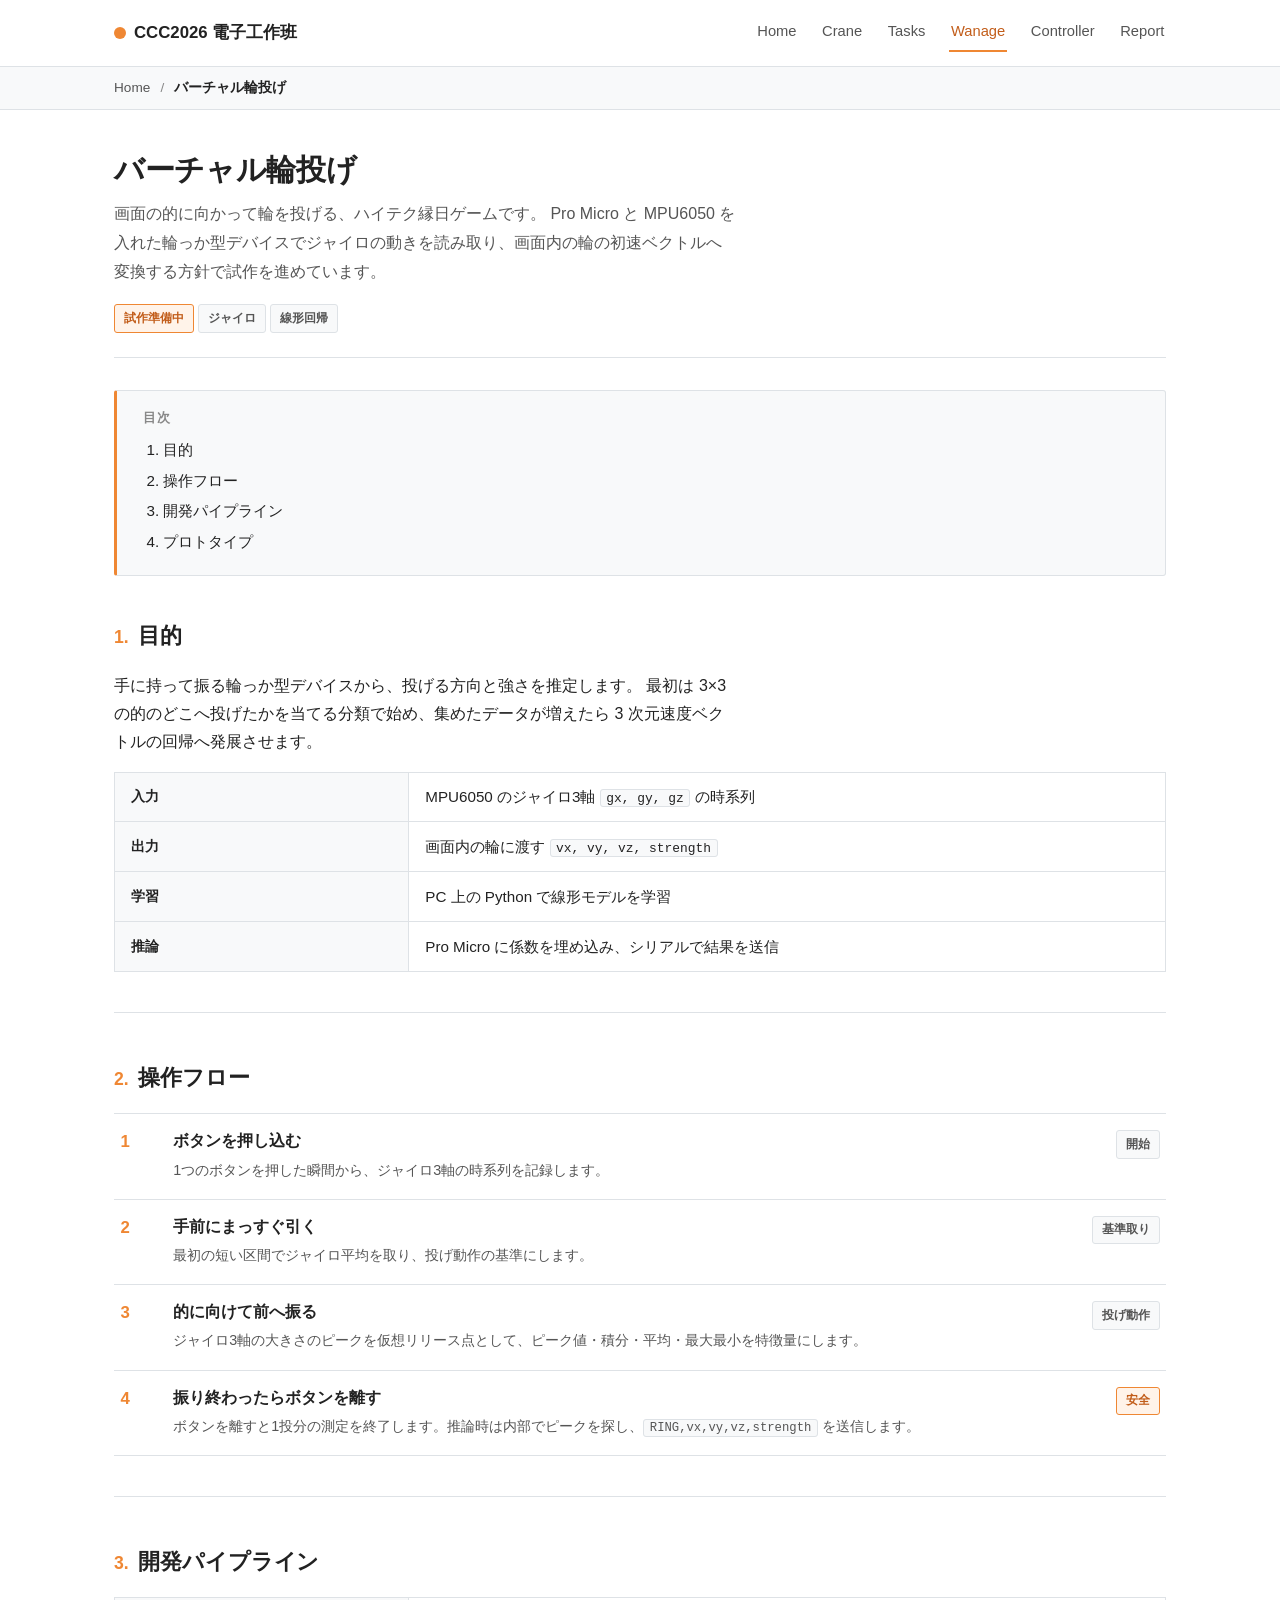
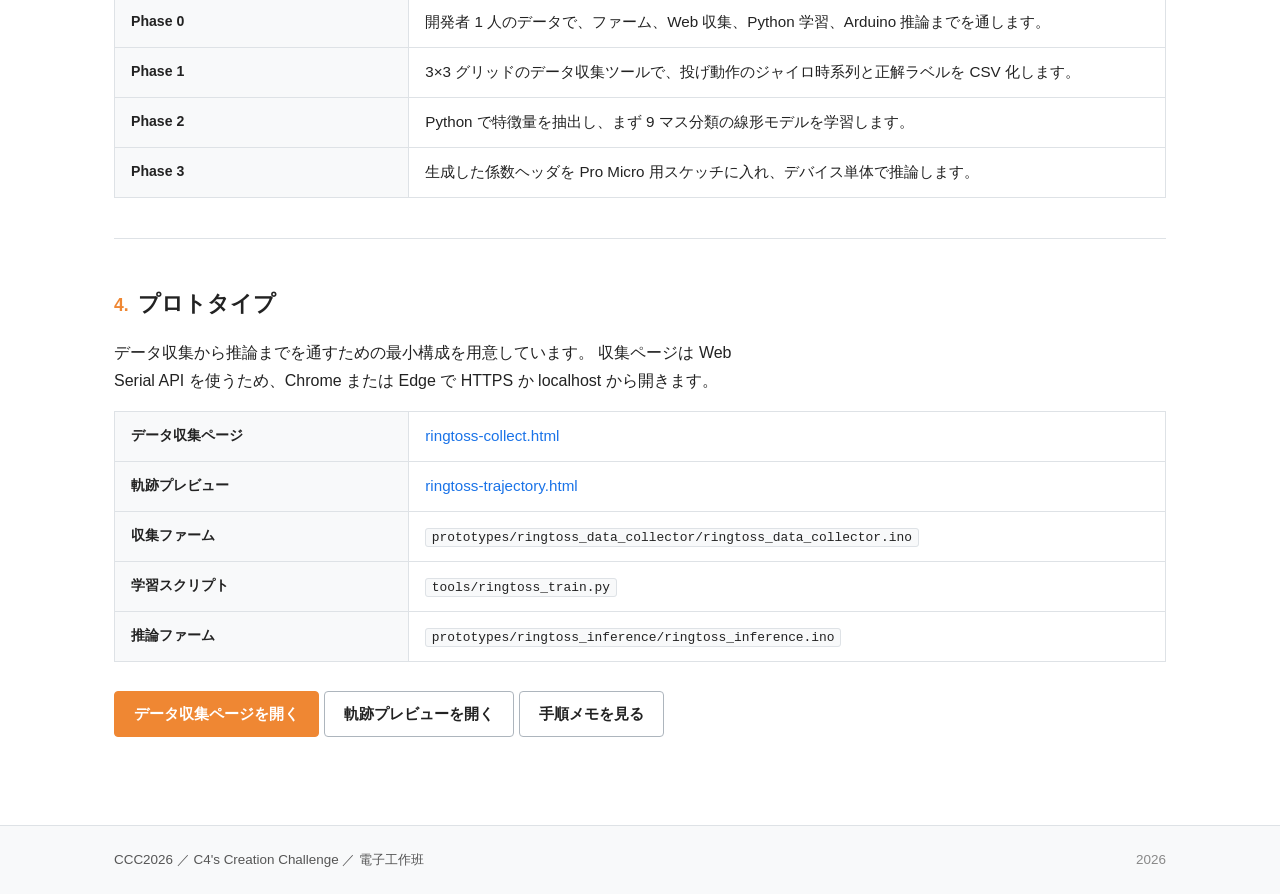
<file: ringtoss.html>
<!DOCTYPE html>
<html lang="ja">
<head>
<meta charset="UTF-8">
<meta name="viewport" content="width=device-width, initial-scale=1, viewport-fit=cover">
<title>バーチャル輪投げ — CCC2026 電子工作班</title>
<link rel="icon" href="assets/favicon.svg" type="image/svg+xml">
<link rel="stylesheet" href="assets/style.css">
<meta name="description" content="CCC2026 電子工作班の第2作品、バーチャル輪投げ。Pro MicroとMPU6050を使った投げ動作検出を試作中です。">
<meta name="theme-color" content="#EF8733">
</head>
<body>

<header class="site-header">
  <div class="container">
    <a class="logo" href="index.html"><span class="mark"></span><span>CCC2026 電子工作班</span></a>
    <nav class="nav">
      <a href="index.html">Home</a>
      <a href="cranegame.html">Crane</a>
      <a href="tasks.html">Tasks</a>
      <a href="ringtoss.html" class="active">Wanage</a>
      <a href="controller.html">Controller</a>
      <a href="report.html">Report</a>
    </nav>
  </div>
</header>

<div class="breadcrumb">
  <div class="container">
    <a href="index.html">Home</a>
    <span class="sep">/</span>
    <span class="current">バーチャル輪投げ</span>
  </div>
</div>

<main>
  <div class="container">

    <div class="page-title">
      <h1>バーチャル輪投げ</h1>
      <p class="lead">
        画面の的に向かって輪を投げる、ハイテク縁日ゲームです。
        Pro Micro と MPU6050 を入れた輪っか型デバイスでジャイロの動きを読み取り、画面内の輪の初速ベクトルへ変換する方針で試作を進めています。
      </p>
      <div style="margin-top: 1rem;">
        <span class="tag accent">試作準備中</span>
        <span class="tag">ジャイロ</span>
        <span class="tag">線形回帰</span>
      </div>
    </div>

    <div class="toc">
      <div class="toc-title">目次</div>
      <ol>
        <li><a href="#goal">目的</a></li>
        <li><a href="#flow">操作フロー</a></li>
        <li><a href="#pipeline">開発パイプライン</a></li>
        <li><a href="#tools">プロトタイプ</a></li>
      </ol>
    </div>

    <section class="page-section" id="goal">
      <h2><span class="num">1.</span> 目的</h2>
      <p>
        手に持って振る輪っか型デバイスから、投げる方向と強さを推定します。
        最初は 3×3 の的のどこへ投げたかを当てる分類で始め、集めたデータが増えたら 3 次元速度ベクトルの回帰へ発展させます。
      </p>
      <table class="data">
        <tbody>
          <tr>
            <th>入力</th>
            <td>MPU6050 のジャイロ3軸 <code>gx, gy, gz</code> の時系列</td>
          </tr>
          <tr>
            <th>出力</th>
            <td>画面内の輪に渡す <code>vx, vy, vz, strength</code></td>
          </tr>
          <tr>
            <th>学習</th>
            <td>PC 上の Python で線形モデルを学習</td>
          </tr>
          <tr>
            <th>推論</th>
            <td>Pro Micro に係数を埋め込み、シリアルで結果を送信</td>
          </tr>
        </tbody>
      </table>
    </section>

    <section class="page-section" id="flow">
      <h2><span class="num">2.</span> 操作フロー</h2>
      <ul class="task-list">
        <li>
          <div class="step-num">1</div>
          <div class="step-content">
            <h4>ボタンを押し込む</h4>
            <div class="body">1つのボタンを押した瞬間から、ジャイロ3軸の時系列を記録します。</div>
          </div>
          <div class="meta-col"><span class="tag">開始</span></div>
        </li>
        <li>
          <div class="step-num">2</div>
          <div class="step-content">
            <h4>手前にまっすぐ引く</h4>
            <div class="body">最初の短い区間でジャイロ平均を取り、投げ動作の基準にします。</div>
          </div>
          <div class="meta-col"><span class="tag">基準取り</span></div>
        </li>
        <li>
          <div class="step-num">3</div>
          <div class="step-content">
            <h4>的に向けて前へ振る</h4>
            <div class="body">ジャイロ3軸の大きさのピークを仮想リリース点として、ピーク値・積分・平均・最大最小を特徴量にします。</div>
          </div>
          <div class="meta-col"><span class="tag">投げ動作</span></div>
        </li>
        <li>
          <div class="step-num">4</div>
          <div class="step-content">
            <h4>振り終わったらボタンを離す</h4>
            <div class="body">ボタンを離すと1投分の測定を終了します。推論時は内部でピークを探し、<code>RING,vx,vy,vz,strength</code> を送信します。</div>
          </div>
          <div class="meta-col"><span class="tag accent">安全</span></div>
        </li>
      </ul>
    </section>

    <section class="page-section" id="pipeline">
      <h2><span class="num">3.</span> 開発パイプライン</h2>
      <table class="data">
        <tbody>
          <tr>
            <th>Phase 0</th>
            <td>開発者 1 人のデータで、ファーム、Web 収集、Python 学習、Arduino 推論までを通します。</td>
          </tr>
          <tr>
            <th>Phase 1</th>
            <td>3×3 グリッドのデータ収集ツールで、投げ動作のジャイロ時系列と正解ラベルを CSV 化します。</td>
          </tr>
          <tr>
            <th>Phase 2</th>
            <td>Python で特徴量を抽出し、まず 9 マス分類の線形モデルを学習します。</td>
          </tr>
          <tr>
            <th>Phase 3</th>
            <td>生成した係数ヘッダを Pro Micro 用スケッチに入れ、デバイス単体で推論します。</td>
          </tr>
        </tbody>
      </table>
    </section>

    <section class="page-section">
      <h2 id="tools"><span class="num">4.</span> プロトタイプ</h2>
      <p>
        データ収集から推論までを通すための最小構成を用意しています。
        収集ページは Web Serial API を使うため、Chrome または Edge で HTTPS か localhost から開きます。
      </p>
      <table class="data">
        <tbody>
          <tr>
            <th>データ収集ページ</th>
            <td><a href="ringtoss-collect.html">ringtoss-collect.html</a></td>
          </tr>
          <tr>
            <th>軌跡プレビュー</th>
            <td><a href="ringtoss-trajectory.html">ringtoss-trajectory.html</a></td>
          </tr>
          <tr>
            <th>収集ファーム</th>
            <td><code>prototypes/ringtoss_data_collector/ringtoss_data_collector.ino</code></td>
          </tr>
          <tr>
            <th>学習スクリプト</th>
            <td><code>tools/ringtoss_train.py</code></td>
          </tr>
          <tr>
            <th>推論ファーム</th>
            <td><code>prototypes/ringtoss_inference/ringtoss_inference.ino</code></td>
          </tr>
        </tbody>
      </table>
      <a class="btn" href="ringtoss-collect.html">データ収集ページを開く</a>
      <a class="btn secondary" href="ringtoss-trajectory.html">軌跡プレビューを開く</a>
      <a class="btn secondary" href="ringtoss-howto.html">手順メモを見る</a>
    </section>

  </div>
</main>

<footer class="site-footer">
  <div class="container">
    <div class="credits">CCC2026 ／ C4's Creation Challenge ／ 電子工作班</div>
    <div>2026</div>
  </div>
</footer>

</body>
</html>
</file>
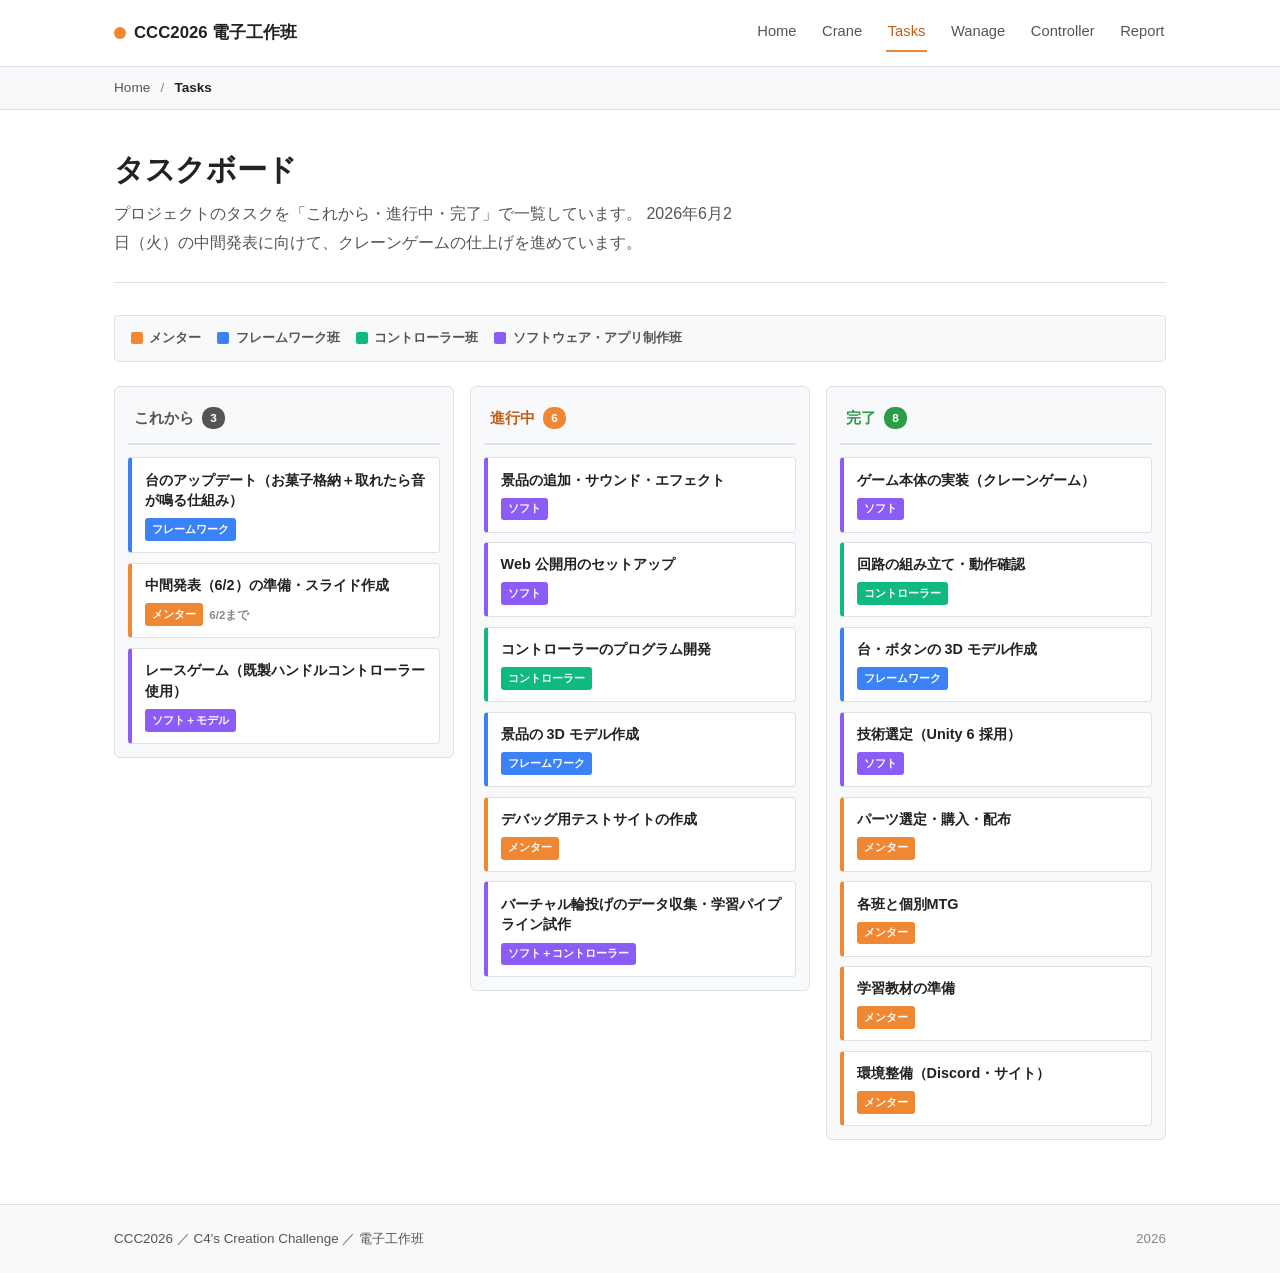
<file: tasks.html>
<!DOCTYPE html>
<html lang="ja">
<head>
<meta charset="UTF-8">
<meta name="viewport" content="width=device-width, initial-scale=1, viewport-fit=cover">
<title>Tasks — CCC2026 電子工作班</title>
<link rel="icon" href="assets/favicon.svg" type="image/svg+xml">
<link rel="stylesheet" href="assets/style.css">
<meta name="description" content="CCC2026 電子工作班のタスクボード。進捗をカンバン形式で一覧できます。">
<meta name="theme-color" content="#EF8733">
</head>
<body>

<header class="site-header">
  <div class="container">
    <a class="logo" href="index.html"><span class="mark"></span><span>CCC2026 電子工作班</span></a>
    <nav class="nav">
      <a href="index.html">Home</a>
      <a href="cranegame.html">Crane</a>
      <a href="tasks.html" class="active">Tasks</a>
      <a href="ringtoss.html">Wanage</a>
      <a href="controller.html">Controller</a>
      <a href="report.html">Report</a>
    </nav>
  </div>
</header>

<div class="breadcrumb">
  <div class="container">
    <a href="index.html">Home</a>
    <span class="sep">/</span>
    <span class="current">Tasks</span>
  </div>
</div>

<main>
  <div class="container">

    <div class="page-title">
      <h1>タスクボード</h1>
      <p class="lead">
        プロジェクトのタスクを「これから・進行中・完了」で一覧しています。
        2026年6月2日（火）の中間発表に向けて、クレーンゲームの仕上げを進めています。
      </p>
    </div>

    <div class="team-legend">
      <span class="legend-item"><span class="swatch mentor"></span>メンター</span>
      <span class="legend-item"><span class="swatch fw"></span>フレームワーク班</span>
      <span class="legend-item"><span class="swatch ctrl"></span>コントローラー班</span>
      <span class="legend-item"><span class="swatch soft"></span>ソフトウェア・アプリ制作班</span>
    </div>

    <div class="kanban">

      <!-- ===== これから ===== -->
      <div class="kanban-col todo">
        <div class="kanban-col-header">これから <span class="count">3</span></div>

        <div class="kanban-card fw">
          <div class="card-title">台のアップデート（お菓子格納＋取れたら音が鳴る仕組み）</div>
          <div class="card-meta"><span class="team">フレームワーク</span></div>
        </div>
        <div class="kanban-card mentor">
          <div class="card-title">中間発表（6/2）の準備・スライド作成</div>
          <div class="card-meta"><span class="team">メンター</span><span class="due">6/2まで</span></div>
        </div>
        <div class="kanban-card soft">
          <div class="card-title">レースゲーム（既製ハンドルコントローラー使用）</div>
          <div class="card-meta"><span class="team">ソフト＋モデル</span></div>
        </div>
      </div>

      <!-- ===== 進行中 ===== -->
      <div class="kanban-col doing">
        <div class="kanban-col-header">進行中 <span class="count">6</span></div>

        <div class="kanban-card soft">
          <div class="card-title">景品の追加・サウンド・エフェクト</div>
          <div class="card-meta"><span class="team">ソフト</span></div>
        </div>
        <div class="kanban-card soft">
          <div class="card-title">Web 公開用のセットアップ</div>
          <div class="card-meta"><span class="team">ソフト</span></div>
        </div>
        <div class="kanban-card ctrl">
          <div class="card-title">コントローラーのプログラム開発</div>
          <div class="card-meta"><span class="team">コントローラー</span></div>
        </div>
        <div class="kanban-card fw">
          <div class="card-title">景品の 3D モデル作成</div>
          <div class="card-meta"><span class="team">フレームワーク</span></div>
        </div>
        <div class="kanban-card mentor">
          <div class="card-title">デバッグ用テストサイトの作成</div>
          <div class="card-meta"><span class="team">メンター</span></div>
        </div>
        <div class="kanban-card soft">
          <div class="card-title">バーチャル輪投げのデータ収集・学習パイプライン試作</div>
          <div class="card-meta"><span class="team">ソフト＋コントローラー</span></div>
        </div>
      </div>

      <!-- ===== 完了 ===== -->
      <div class="kanban-col done">
        <div class="kanban-col-header">完了 <span class="count">8</span></div>

        <div class="kanban-card soft">
          <div class="card-title">ゲーム本体の実装（クレーンゲーム）</div>
          <div class="card-meta"><span class="team">ソフト</span></div>
        </div>
        <div class="kanban-card ctrl">
          <div class="card-title">回路の組み立て・動作確認</div>
          <div class="card-meta"><span class="team">コントローラー</span></div>
        </div>
        <div class="kanban-card fw">
          <div class="card-title">台・ボタンの 3D モデル作成</div>
          <div class="card-meta"><span class="team">フレームワーク</span></div>
        </div>
        <div class="kanban-card soft">
          <div class="card-title">技術選定（Unity 6 採用）</div>
          <div class="card-meta"><span class="team">ソフト</span></div>
        </div>
        <div class="kanban-card mentor">
          <div class="card-title">パーツ選定・購入・配布</div>
          <div class="card-meta"><span class="team">メンター</span></div>
        </div>
        <div class="kanban-card mentor">
          <div class="card-title">各班と個別MTG</div>
          <div class="card-meta"><span class="team">メンター</span></div>
        </div>
        <div class="kanban-card mentor">
          <div class="card-title">学習教材の準備</div>
          <div class="card-meta"><span class="team">メンター</span></div>
        </div>
        <div class="kanban-card mentor">
          <div class="card-title">環境整備（Discord・サイト）</div>
          <div class="card-meta"><span class="team">メンター</span></div>
        </div>
      </div>

    </div>

  </div>
</main>

<footer class="site-footer">
  <div class="container">
    <div class="credits">CCC2026 ／ C4's Creation Challenge ／ 電子工作班</div>
    <div>2026</div>
  </div>
</footer>

</body>
</html>
</file>
<file: assets/style.css>
/* =========================================
   CCC2026 電子工作班 — Documentation Styles
   ========================================= */

:root {
  --accent: #EF8733;
  --accent-soft: #fff3e9;
  --accent-deep: #c25d1a;
  --ink: #222222;
  --ink-soft: #555555;
  --sub: #888888;
  --bg: #ffffff;
  --bg-section: #f8f9fa;
  --bg-alt: #fafafa;
  --line: #dee2e6;
  --line-strong: #adb5bd;
  --link: #1a73e8;
  --done: #2c9c4a;
}

* { box-sizing: border-box; }

html { -webkit-text-size-adjust: 100%; }

body {
  margin: 0;
  font-family: -apple-system, BlinkMacSystemFont, "Hiragino Kaku Gothic ProN", "Yu Gothic", "Noto Sans JP", "Segoe UI", sans-serif;
  font-size: 16px;
  line-height: 1.75;
  color: var(--ink);
  background: var(--bg);
  -webkit-font-smoothing: antialiased;
}

a {
  color: var(--link);
  text-decoration: none;
}

a:hover { text-decoration: underline; }

p { margin: 0 0 1rem; max-width: 70ch; }
strong { font-weight: 700; }

/* ============== Container ============== */
.container {
  max-width: 1100px;
  margin: 0 auto;
  padding: 0 1.5rem;
}

.container.narrow { max-width: 820px; }

/* ============== Site header ============== */
.site-header {
  background: white;
  border-bottom: 1px solid var(--line);
}

.site-header .container {
  display: flex;
  align-items: center;
  justify-content: space-between;
  padding-top: 0.9rem;
  padding-bottom: 0.9rem;
  gap: 1rem;
}

.logo {
  display: inline-flex;
  align-items: center;
  gap: 0.5rem;
  font-weight: 700;
  font-size: 1.05rem;
  color: var(--ink);
  white-space: nowrap;
}

.logo .mark {
  width: 12px;
  height: 12px;
  background: var(--accent);
  border-radius: 50%;
  display: inline-block;
}

.nav {
  display: flex;
  gap: 1.4rem;
  flex-wrap: wrap;
  justify-content: flex-end;
}

.nav a {
  color: var(--ink-soft);
  font-size: 0.92rem;
  font-weight: 500;
  padding: 0.3rem 0.1rem;
  border-bottom: 2px solid transparent;
}

.nav a:hover { color: var(--ink); text-decoration: none; }
.nav a.active {
  color: var(--accent-deep);
  border-bottom-color: var(--accent);
}

/* ============== Breadcrumb ============== */
.breadcrumb {
  background: var(--bg-section);
  border-bottom: 1px solid var(--line);
  padding: 0.55rem 0;
  font-size: 0.85rem;
  color: var(--sub);
}

.breadcrumb a {
  color: var(--ink-soft);
}

.breadcrumb .sep {
  margin: 0 0.4rem;
  color: var(--sub);
}

.breadcrumb .current {
  color: var(--ink);
  font-weight: 600;
}

/* ============== Page title ============== */
.page-title {
  padding: 2.5rem 0 1.5rem;
  border-bottom: 1px solid var(--line);
  margin-bottom: 2rem;
}

.page-title h1 {
  font-size: 1.9rem;
  font-weight: 700;
  margin: 0 0 0.7rem;
  color: var(--ink);
  letter-spacing: -0.01em;
  line-height: 1.3;
}

.page-title .lead {
  font-size: 1rem;
  color: var(--ink-soft);
  margin: 0;
  max-width: 70ch;
  line-height: 1.8;
}

/* ============== Page sections (numbered) ============== */
.page-section {
  margin: 0 0 2.8rem;
  padding-bottom: 1.5rem;
  border-bottom: 1px solid var(--line);
}

.page-section:last-child {
  border-bottom: none;
  margin-bottom: 1rem;
}

.page-section > h2 {
  font-size: 1.4rem;
  font-weight: 700;
  margin: 0 0 1rem;
  color: var(--ink);
  letter-spacing: -0.005em;
  display: flex;
  align-items: baseline;
  gap: 0.6rem;
}

.page-section > h2 .num {
  color: var(--accent);
  font-weight: 700;
  letter-spacing: 0;
  font-size: 1.1rem;
}

.page-section > h3 {
  font-size: 1.1rem;
  font-weight: 700;
  margin: 1.5rem 0 0.6rem;
  color: var(--ink);
}

/* ============== Table of contents ============== */
.toc {
  background: var(--bg-section);
  border: 1px solid var(--line);
  border-left: 3px solid var(--accent);
  padding: 1rem 1.4rem 1rem 1.6rem;
  margin: 1rem 0 2.5rem;
  border-radius: 3px;
}

.toc .toc-title {
  font-size: 0.8rem;
  font-weight: 700;
  color: var(--sub);
  letter-spacing: 0.08em;
  margin-bottom: 0.5rem;
  text-transform: uppercase;
}

.toc ol {
  margin: 0;
  padding-left: 1.3rem;
  list-style-type: decimal;
}

.toc li {
  margin: 0.25rem 0;
  font-size: 0.95rem;
}

.toc a {
  color: var(--ink);
}

.toc a:hover {
  color: var(--accent-deep);
}

/* ============== Data tables ============== */
table.data {
  width: 100%;
  border-collapse: collapse;
  margin: 1rem 0;
  font-size: 0.95rem;
  background: white;
}

table.data th,
table.data td {
  padding: 0.7rem 1rem;
  border: 1px solid var(--line);
  text-align: left;
  vertical-align: top;
}

table.data th {
  background: var(--bg-section);
  font-weight: 700;
  font-size: 0.88rem;
  width: 28%;
}

table.data td .note {
  font-size: 0.88rem;
  color: var(--ink-soft);
  margin-top: 0.25rem;
  line-height: 1.7;
}

table.data td ul {
  margin: 0.3rem 0 0;
  padding-left: 1.3em;
}

table.data td ul li {
  margin: 0.15rem 0;
}

@media (max-width: 600px) {
  table.data,
  table.data tbody,
  table.data tr,
  table.data th,
  table.data td {
    display: block;
    width: 100%;
  }
  table.data th {
    border-bottom: none;
    padding-bottom: 0.4rem;
  }
  table.data td {
    border-top: none;
    padding-top: 0.4rem;
    padding-bottom: 1rem;
  }
}

/* ============== Activity cards (Moodle-like) ============== */
.activity-list {
  display: flex;
  flex-direction: column;
  gap: 0.7rem;
  margin: 1rem 0;
}

.activity {
  display: flex;
  gap: 1rem;
  padding: 1rem 1.2rem;
  background: white;
  border: 1px solid var(--line);
  border-radius: 4px;
  align-items: center;
  transition: background 0.15s, border-color 0.15s;
}

.activity:hover {
  background: var(--accent-soft);
  border-color: var(--accent);
  text-decoration: none;
}

.activity .icon {
  flex-shrink: 0;
  width: 42px;
  height: 42px;
  background: var(--accent-soft);
  color: var(--accent-deep);
  border-radius: 4px;
  display: flex;
  align-items: center;
  justify-content: center;
  font-weight: 700;
  font-size: 0.95rem;
  border: 1px solid var(--accent);
}

.activity .body {
  flex: 1;
  min-width: 0;
}

.activity .body h3 {
  font-size: 1.02rem;
  font-weight: 700;
  margin: 0 0 0.2rem;
  color: var(--ink);
}

.activity .body p {
  font-size: 0.9rem;
  color: var(--ink-soft);
  margin: 0;
  line-height: 1.65;
}

.activity .meta {
  flex-shrink: 0;
  display: flex;
  flex-direction: column;
  align-items: flex-end;
  gap: 0.3rem;
}

.activity .status {
  font-size: 0.75rem;
  font-weight: 700;
  padding: 0.15rem 0.5rem;
  border-radius: 3px;
  background: var(--bg-section);
  color: var(--sub);
  border: 1px solid var(--line);
}

.activity .status.active {
  background: var(--accent-soft);
  color: var(--accent-deep);
  border-color: var(--accent);
}

.activity .status.done {
  background: #e8f5e9;
  color: var(--done);
  border-color: var(--done);
}

@media (max-width: 600px) {
  .activity {
    flex-wrap: wrap;
  }
  .activity .meta {
    flex-direction: row;
    align-items: center;
    margin-left: auto;
  }
}

/* ============== Roles ============== */
.roles-list {
  display: grid;
  grid-template-columns: repeat(auto-fit, minmax(240px, 1fr));
  gap: 0.8rem;
  margin: 1rem 0;
}

.role-item {
  background: white;
  border: 1px solid var(--line);
  border-radius: 4px;
  padding: 1.2rem;
}

.role-item .label {
  font-size: 0.74rem;
  font-weight: 700;
  color: var(--accent-deep);
  letter-spacing: 0.08em;
  margin-bottom: 0.35rem;
}

.role-item h4 {
  font-size: 1.02rem;
  font-weight: 700;
  margin: 0 0 0.5rem;
  line-height: 1.4;
}

.role-item .body {
  font-size: 0.9rem;
  color: var(--ink-soft);
  line-height: 1.75;
  margin: 0;
}

/* ============== Task list ============== */
.task-list {
  list-style: none;
  padding: 0;
  margin: 1rem 0;
  border-top: 1px solid var(--line);
}

.task-list > li {
  display: grid;
  grid-template-columns: 2.5rem 1fr auto;
  gap: 0.8rem;
  padding: 1rem 0.4rem;
  border-bottom: 1px solid var(--line);
  align-items: start;
}

.task-list .step-num {
  font-weight: 700;
  color: var(--accent);
  font-size: 1.05rem;
  line-height: 1.4;
}

.task-list .step-content h4 {
  font-size: 1rem;
  font-weight: 700;
  margin: 0 0 0.3rem;
  color: var(--ink);
  line-height: 1.4;
}

.task-list .step-content .body {
  font-size: 0.9rem;
  color: var(--ink-soft);
  line-height: 1.75;
}

.task-list .step-content .body ul {
  margin: 0.3rem 0 0;
  padding-left: 1.3em;
}

.task-list .step-content .body li {
  margin: 0.15rem 0;
}

.task-list .meta-col {
  display: flex;
  flex-direction: column;
  align-items: flex-end;
  gap: 0.3rem;
}

@media (max-width: 600px) {
  .task-list > li { grid-template-columns: auto 1fr; }
  .task-list .meta-col {
    grid-column: 1 / -1;
    flex-direction: row;
    flex-wrap: wrap;
    align-items: center;
    gap: 0.4rem;
    margin-top: 0.3rem;
  }
}

/* ============== Tags ============== */
.tag {
  display: inline-block;
  padding: 0.15rem 0.55rem;
  background: var(--bg-section);
  color: var(--ink-soft);
  font-size: 0.77rem;
  font-weight: 600;
  border-radius: 3px;
  border: 1px solid var(--line);
  white-space: nowrap;
}

.tag.accent {
  background: var(--accent-soft);
  color: var(--accent-deep);
  border-color: var(--accent);
}

.tag.done {
  background: #e8f5e9;
  color: var(--done);
  border-color: var(--done);
}

/* ============== Buttons ============== */
.btn {
  display: inline-block;
  padding: 0.55rem 1.2rem;
  background: var(--accent);
  color: white;
  border-radius: 4px;
  font-weight: 600;
  font-size: 0.95rem;
  border: 1px solid var(--accent);
  margin-top: 0.8rem;
}

.btn:hover {
  background: var(--accent-deep);
  border-color: var(--accent-deep);
  text-decoration: none;
}

.btn.secondary {
  background: white;
  color: var(--ink);
  border-color: var(--line-strong);
}

.btn.secondary:hover {
  background: var(--bg-section);
}

/* ============== Kanban board (Tasks page) ============== */
.team-legend {
  display: flex;
  flex-wrap: wrap;
  gap: 1rem;
  margin: 1rem 0 1.5rem;
  padding: 0.7rem 1rem;
  background: var(--bg-section);
  border: 1px solid var(--line);
  border-radius: 4px;
  font-size: 0.82rem;
}

.team-legend .legend-item {
  display: inline-flex;
  align-items: center;
  gap: 0.4rem;
  font-weight: 600;
  color: var(--ink-soft);
}

.team-legend .swatch {
  width: 12px;
  height: 12px;
  border-radius: 2px;
  flex-shrink: 0;
}

.swatch.mentor, .kanban-card.mentor { --team: var(--accent); }
.swatch.fw,     .kanban-card.fw     { --team: #3b82f6; }
.swatch.ctrl,   .kanban-card.ctrl   { --team: #10b981; }
.swatch.soft,   .kanban-card.soft   { --team: #8b5cf6; }
.swatch { background: var(--team); }

.kanban {
  display: grid;
  grid-template-columns: repeat(3, 1fr);
  gap: 1rem;
  margin: 1rem 0;
  align-items: start;
}

.kanban-col {
  background: var(--bg-section);
  border: 1px solid var(--line);
  border-radius: 6px;
  padding: 0.8rem;
  min-width: 0;
}

.kanban-col-header {
  font-weight: 700;
  font-size: 0.95rem;
  padding: 0.3rem 0.4rem 0.7rem;
  display: flex;
  align-items: center;
  gap: 0.5rem;
  border-bottom: 2px solid var(--line);
  margin-bottom: 0.8rem;
  color: var(--ink-soft);
}

.kanban-col-header .count {
  font-size: 0.74rem;
  background: var(--ink-soft);
  color: white;
  border-radius: 10px;
  padding: 0.05rem 0.5rem;
  font-weight: 700;
}

.kanban-col.doing .kanban-col-header { color: var(--accent-deep); }
.kanban-col.doing .kanban-col-header .count { background: var(--accent); }
.kanban-col.done .kanban-col-header { color: var(--done); }
.kanban-col.done .kanban-col-header .count { background: var(--done); }

.kanban-card {
  background: white;
  border: 1px solid var(--line);
  border-left: 4px solid var(--team, var(--sub));
  border-radius: 4px;
  padding: 0.7rem 0.8rem;
  margin-bottom: 0.6rem;
}

.kanban-card:last-child { margin-bottom: 0; }

.kanban-card .card-title {
  font-weight: 700;
  font-size: 0.9rem;
  line-height: 1.45;
  margin-bottom: 0.45rem;
}

.kanban-card .card-meta {
  display: flex;
  flex-wrap: wrap;
  gap: 0.4rem;
  align-items: center;
}

.kanban-card .team {
  font-size: 0.7rem;
  font-weight: 700;
  padding: 0.1rem 0.45rem;
  border-radius: 3px;
  color: white;
  background: var(--team, var(--sub));
}

.kanban-card .due {
  font-size: 0.72rem;
  color: var(--sub);
  font-weight: 600;
}

@media (max-width: 720px) {
  .kanban { grid-template-columns: 1fr; }
}

/* ============== Purchase tables ============== */
.purchase-section {
  margin-bottom: 2.5rem;
}

.purchase-section h2 {
  font-size: 1.25rem;
  font-weight: 700;
  margin: 0 0 0.8rem;
  padding-bottom: 0.4rem;
  border-bottom: 2px solid var(--line);
  display: flex;
  align-items: baseline;
  gap: 0.5rem;
}

.purchase-section h2 .num {
  color: var(--accent);
  font-weight: 700;
}

.purchase-table {
  width: 100%;
  border-collapse: collapse;
  font-size: 0.92rem;
  background: white;
}

.purchase-table thead th {
  text-align: left;
  padding: 0.7rem 0.9rem;
  background: var(--bg-section);
  color: var(--ink);
  font-size: 0.82rem;
  font-weight: 700;
  border: 1px solid var(--line);
}

.purchase-table tbody td {
  padding: 0.7rem 0.9rem;
  border: 1px solid var(--line);
  vertical-align: top;
}

.purchase-table tbody tr:nth-child(even) {
  background: var(--bg-alt);
}

.purchase-table .item-name {
  font-weight: 600;
}

.purchase-table .item-name .note {
  display: block;
  font-size: 0.84rem;
  color: var(--ink-soft);
  font-weight: 400;
  margin-top: 0.2rem;
  line-height: 1.6;
}

.purchase-table .qty {
  text-align: center;
  width: 70px;
  white-space: nowrap;
}

.purchase-table .status-cell {
  width: 130px;
  white-space: nowrap;
}

/* Status legend */
.status-legend {
  display: flex;
  gap: 1.2rem;
  flex-wrap: wrap;
  margin: 1rem 0 1.5rem;
  padding: 0.7rem 1rem;
  background: var(--bg-section);
  border: 1px solid var(--line);
  border-radius: 3px;
}

.status-dot {
  display: inline-flex;
  align-items: center;
  gap: 0.4rem;
  font-size: 0.82rem;
  font-weight: 600;
  color: var(--ink-soft);
}

.status-dot::before {
  content: "";
  width: 9px;
  height: 9px;
  background: var(--sub);
  border-radius: 50%;
  flex-shrink: 0;
}

.status-dot.todo::before { background: var(--line-strong); }
.status-dot.planned::before { background: var(--accent); }
.status-dot.done::before { background: var(--done); }
.status-dot.have::before { background: var(--ink); }

@media (max-width: 720px) {
  .purchase-table thead { display: none; }
  .purchase-table tbody tr {
    display: grid;
    grid-template-columns: 1fr auto;
    gap: 0.3rem 0.8rem;
    padding: 0.8rem;
  }
  .purchase-table tbody td {
    padding: 0;
    border: none;
  }
  .purchase-table .item-name { grid-column: 1 / -1; }
  .purchase-table .qty { text-align: left; width: auto; }
}

/* ============== Crane SVG (small inline) ============== */
.crane-wrap {
  width: 100%;
  max-width: 260px;
  aspect-ratio: 1;
  position: relative;
  margin: 1rem auto;
}

.crane-svg { width: 100%; height: 100%; display: block; }

.claw-group {
  transform-origin: 150px 60px;
  animation: bob 2.8s ease-in-out infinite;
}

@keyframes bob {
  0%, 100% { transform: translateY(0); }
  50% { transform: translateY(12px); }
}

/* ============== Hero (small, documentation-style) ============== */
.page-hero {
  display: grid;
  grid-template-columns: 1fr auto;
  align-items: center;
  gap: 2rem;
}

@media (max-width: 720px) {
  .page-hero { grid-template-columns: 1fr; }
}

/* ============== WIP page ============== */
.wip {
  padding: 2rem 0;
}

.wip h2 {
  font-size: 1.5rem;
  font-weight: 700;
  margin: 0 0 0.8rem;
}

.wip p {
  color: var(--ink-soft);
  margin-bottom: 1.5rem;
  max-width: 60ch;
}

/* ============== Footer ============== */
.site-footer {
  background: var(--bg-section);
  border-top: 1px solid var(--line);
  padding: 1.4rem 0;
  margin-top: 4rem;
  font-size: 0.84rem;
  color: var(--sub);
}

.site-footer .container {
  display: flex;
  justify-content: space-between;
  align-items: center;
  flex-wrap: wrap;
  gap: 1rem;
}

.site-footer .credits {
  color: var(--ink-soft);
}

/* ============== Controller guide page ============== */
.svg-box {
  background: white;
  border: 1px solid var(--line);
  border-radius: 6px;
  padding: 1rem;
  margin: 1rem 0 1.5rem;
  text-align: center;
}

.svg-box svg {
  max-width: 100%;
  height: auto;
}

pre.code {
  background: #1e2530;
  color: #e6e6e6;
  padding: 1.2rem 1.4rem;
  border-radius: 6px;
  overflow-x: auto;
  font-size: 0.82rem;
  line-height: 1.6;
  margin: 1rem 0;
}

pre.code code {
  font-family: "SF Mono", Menlo, Consolas, "Courier New", monospace;
  white-space: pre;
}

.callout {
  background: var(--accent-soft);
  border-left: 4px solid var(--accent);
  border-radius: 4px;
  padding: 1rem 1.4rem;
  margin: 1.5rem 0;
  font-size: 0.92rem;
  line-height: 1.75;
}

.callout strong { color: var(--accent-deep); }
.callout ul { margin: 0.5rem 0 0; padding-left: 1.3em; }
.callout ul li { margin-bottom: 0.3rem; }
.callout p { margin: 0.4rem 0 0; }

.mod-list {
  margin: 1rem 0;
  padding-left: 1.3em;
  line-height: 1.8;
}

.mod-list li { margin-bottom: 0.5rem; }
.mod-list ul { margin: 0.3rem 0; }

code {
  background: var(--bg-section);
  border: 1px solid var(--line);
  border-radius: 3px;
  padding: 0.05rem 0.35rem;
  font-family: "SF Mono", Menlo, Consolas, "Courier New", monospace;
  font-size: 0.85em;
}

pre.code code { background: none; border: none; padding: 0; font-size: inherit; }

/* ============== Responsive base ============== */
@media (max-width: 720px) {
  body { font-size: 15px; }
  .container { padding: 0 1rem; }
  .nav { gap: 0.9rem; font-size: 0.85rem; }
  .page-title h1 { font-size: 1.55rem; }
  .page-section > h2 { font-size: 1.2rem; }
  .page-title { padding: 1.8rem 0 1.2rem; }
  pre.code { font-size: 0.74rem; padding: 1rem; }
}
</file>
